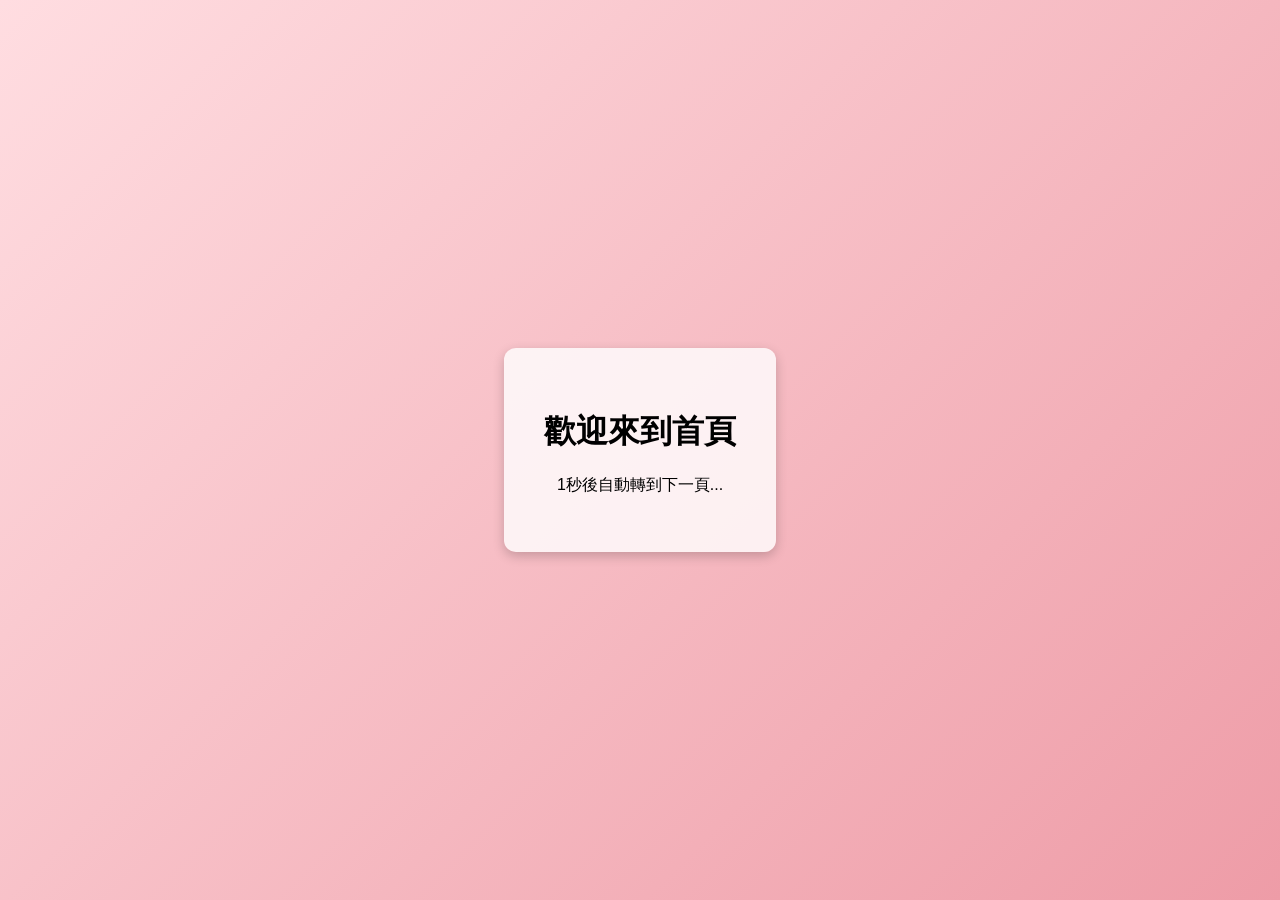
<file: index.html>
<!DOCTYPE html>
<html lang="zh-TW">
<head>
  <meta charset="UTF-8">
  <meta http-equiv="refresh" content="1;url=https://jijibear345.github.io/chronic-care.html">
  <title>首頁</title>
  <style>
    body {
      display: flex;
      justify-content: center;
      align-items: center;
      height: 100vh;
      margin: 0;
      background: linear-gradient(135deg, #ffdde1, #ee9ca7);
      font-family: "Noto Sans TC", sans-serif;
    }
    .message {
      text-align: center;
      background: rgba(255,255,255,0.8);
      padding: 40px;
      border-radius: 12px;
      box-shadow: 0 4px 12px rgba(0,0,0,0.2);
    }
  </style>
</head>
<body>
  <div class="message">
    <h1>歡迎來到首頁</h1>
    <p>1秒後自動轉到下一頁...</p>
  </div>
</body>
</html>
</file>
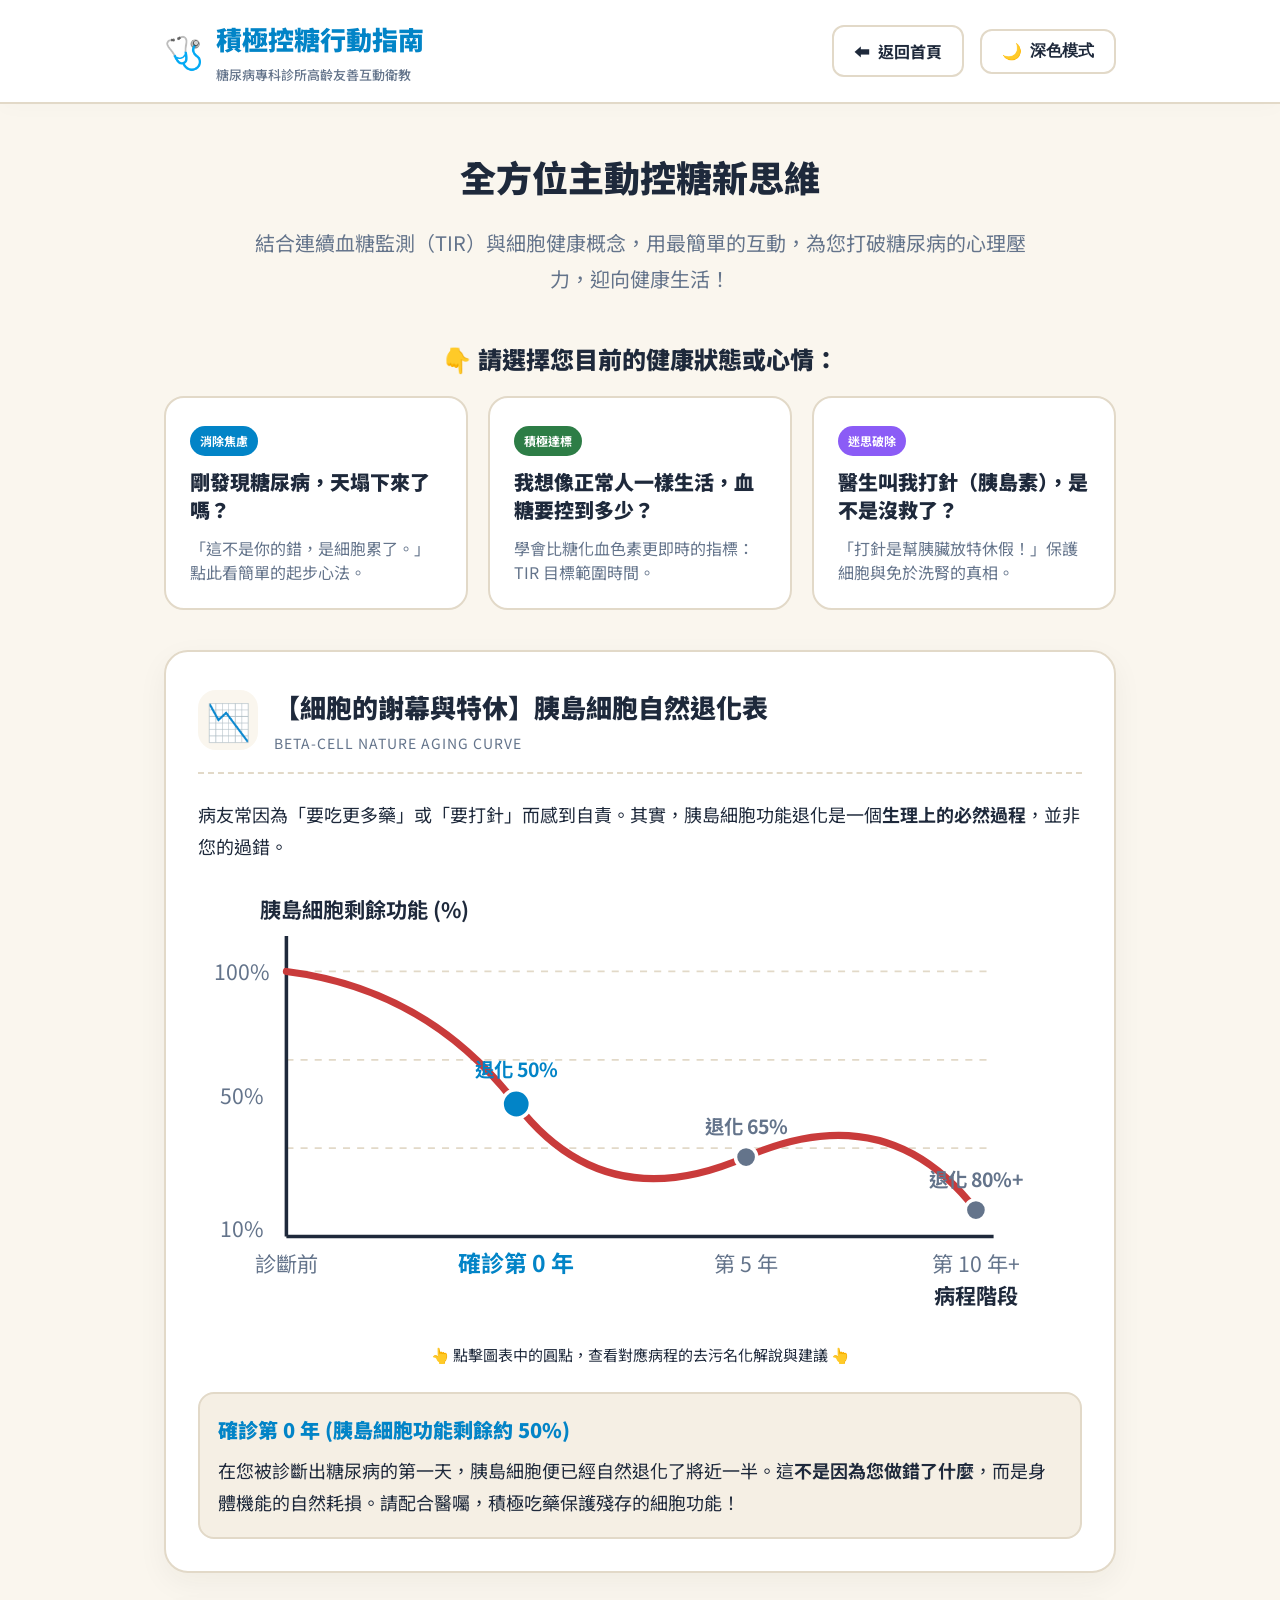
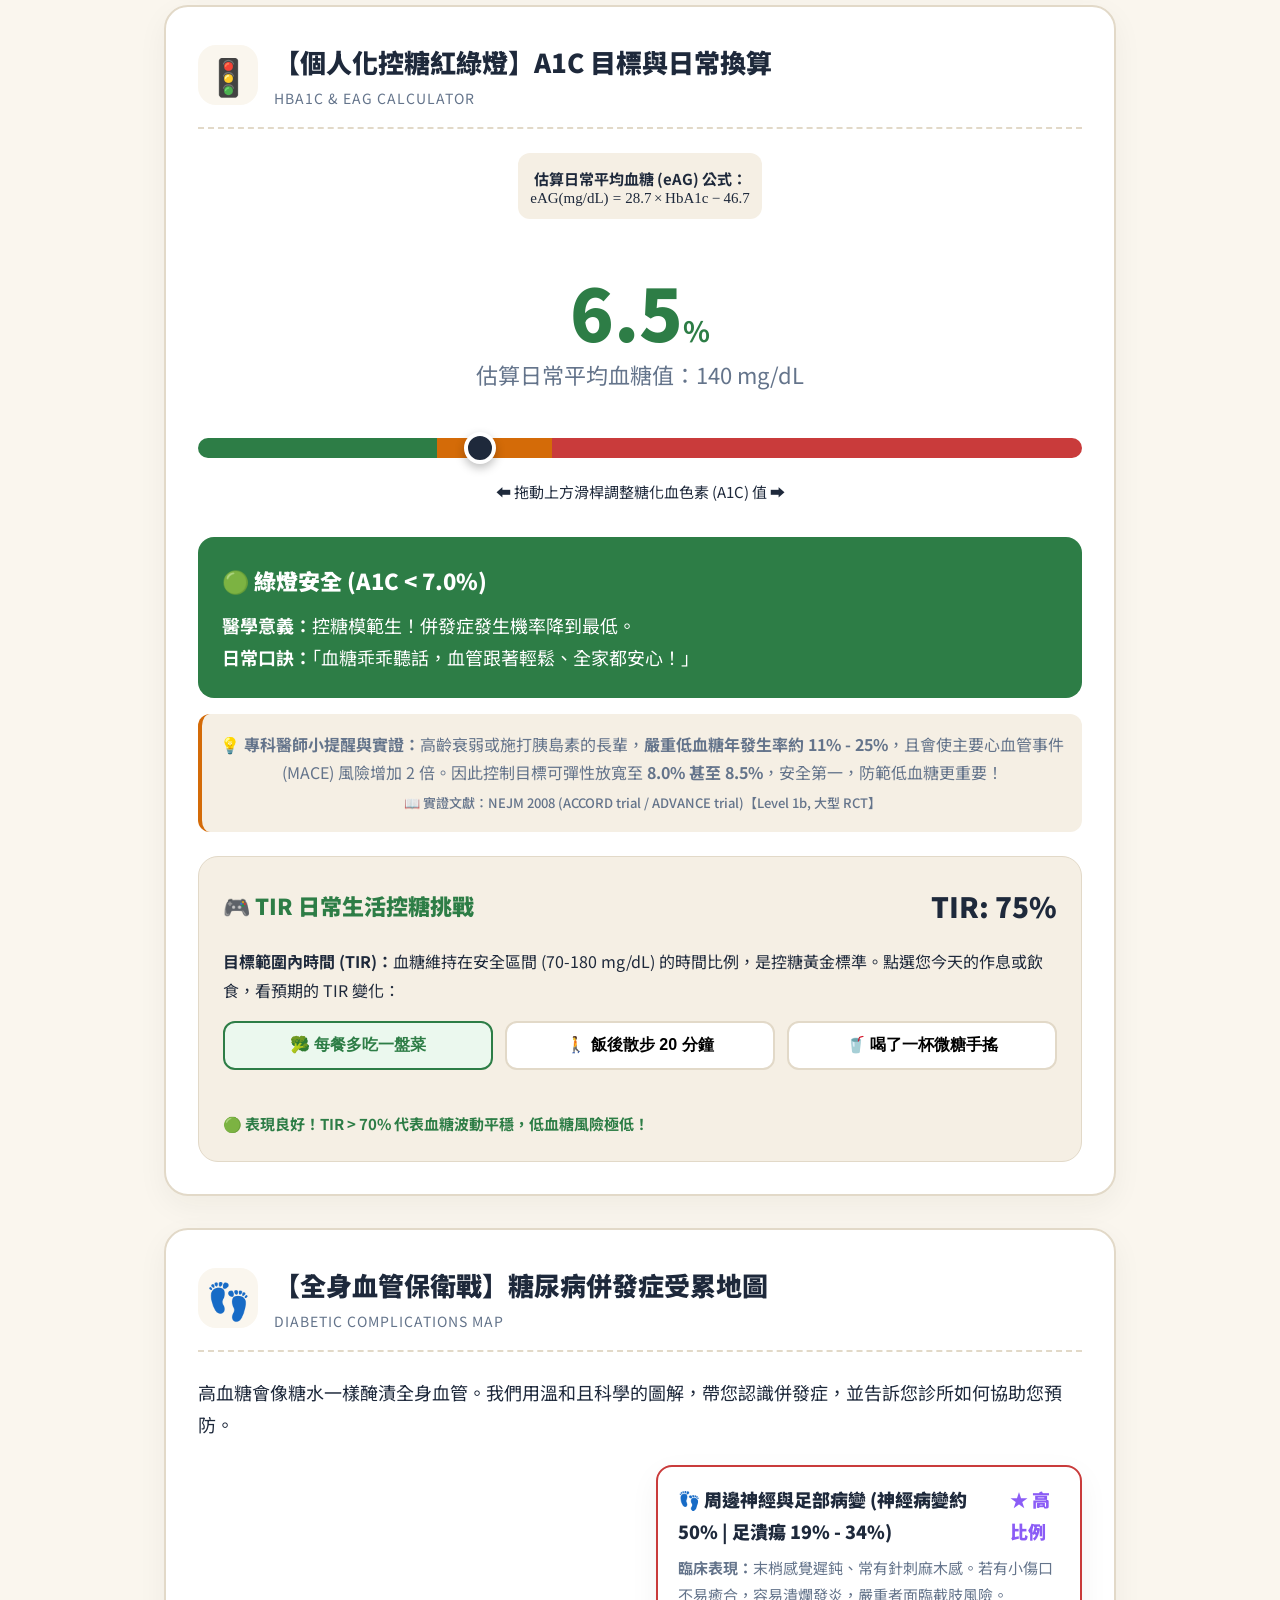
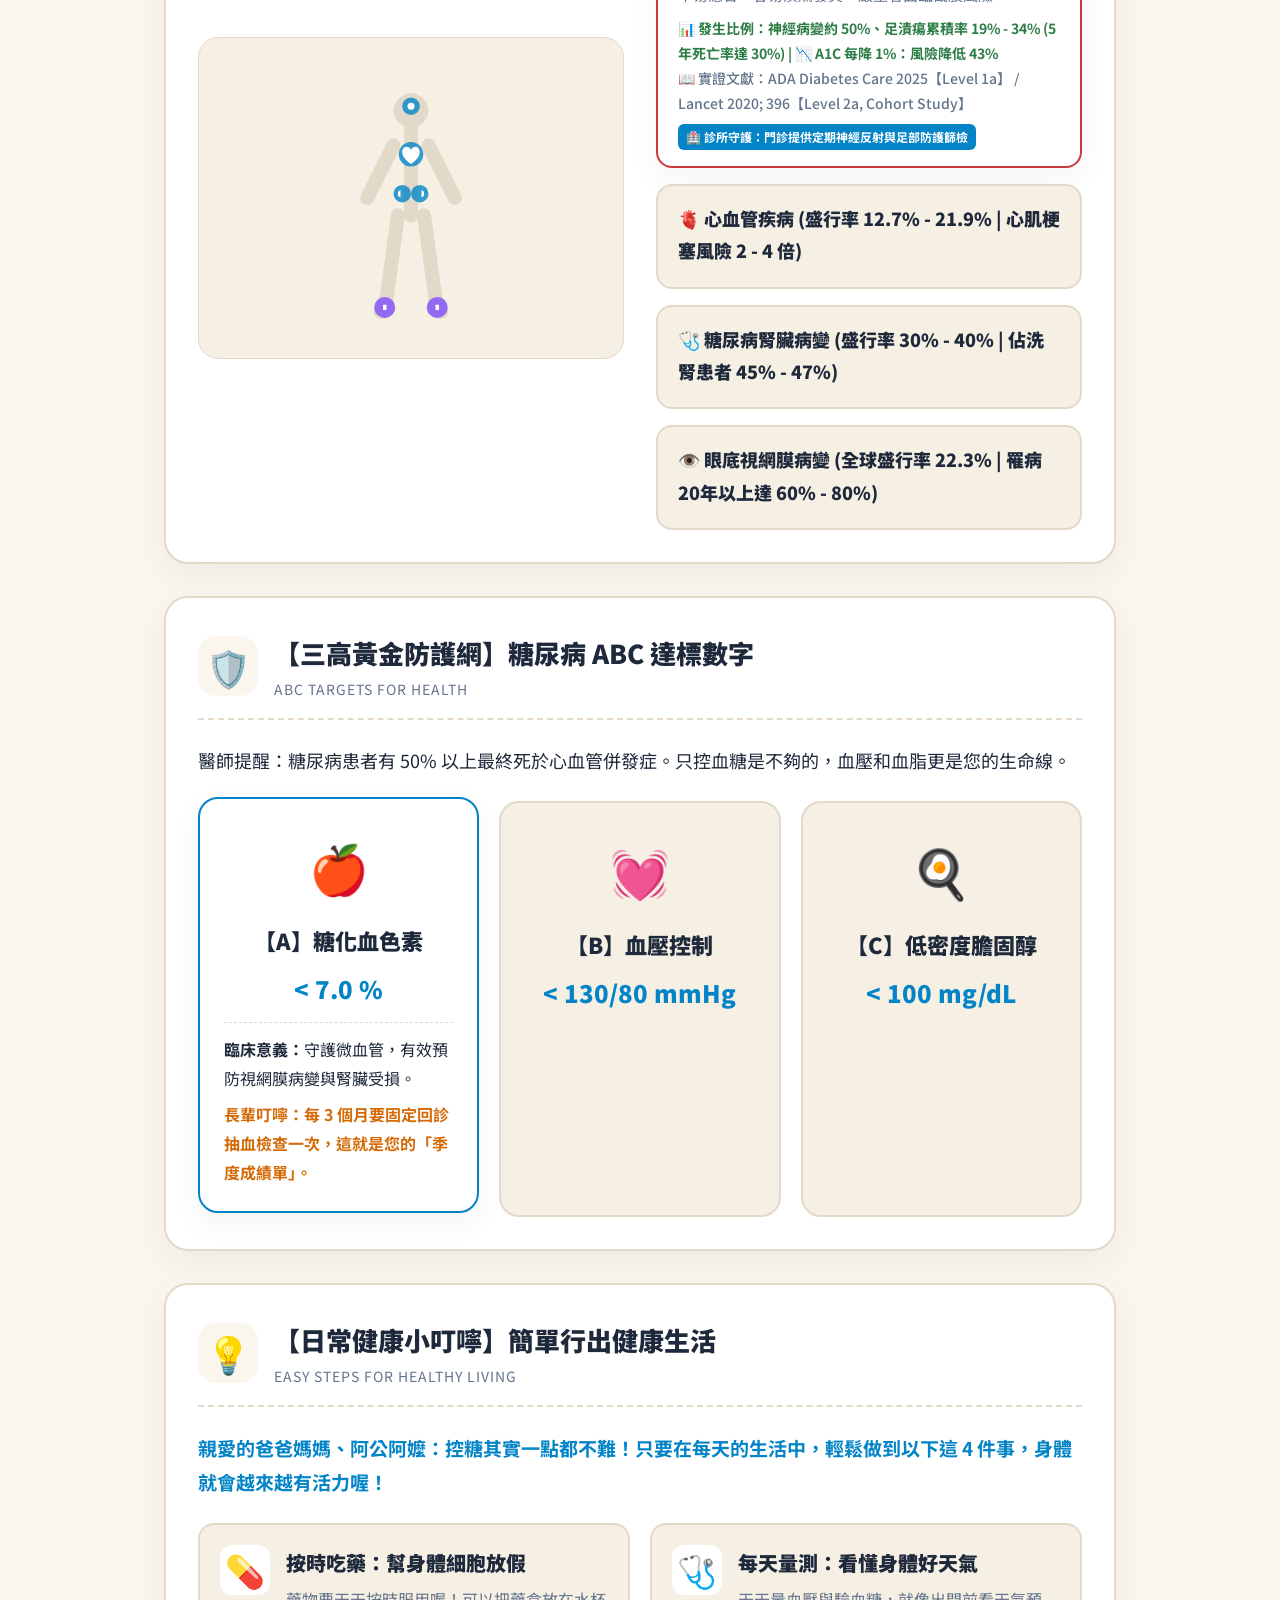
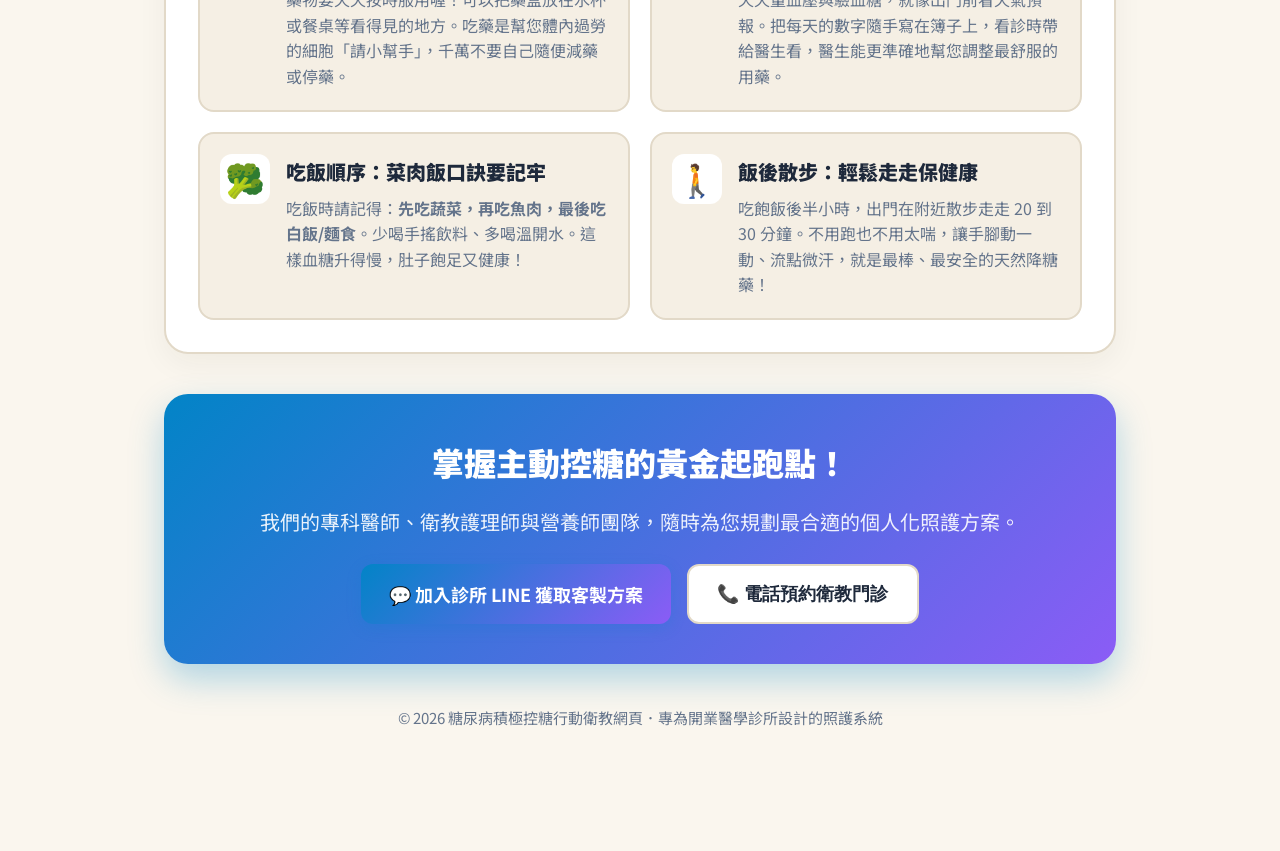
<file: active-control.html>
<!DOCTYPE html>
<html lang="zh-TW">
<head>
  <meta charset="UTF-8">
  <meta name="viewport" content="width=device-width, initial-scale=1.0">
  <title>糖尿病積極控糖行動指南 - 開業醫學診所高齡友善衛教</title>
  <meta name="description" content="專為開業醫學診所打造的高齡友善與高效數位轉化方案。由專科醫師與衛教團隊研擬，結合 TIR、A1C 紅綠燈與細胞退化曲線之高質感互動衛教網頁。">
  
  <!-- 引入 Google Fonts -->
  <link rel="preconnect" href="https://fonts.googleapis.com">
  <link rel="preconnect" href="https://fonts.gstatic.com" crossorigin>
  <link href="https://fonts.googleapis.com/css2?family=Inter:wght@300;400;500;600;700&family=Noto+Sans+TC:wght@300;400;500;700;900&display=swap" rel="stylesheet">

  <style>
    /* 🎨 高質感高齡友善核心設計系統 (專為長輩優化) */
    :root {
      --bg-warm: #FAF6EE;          /* 防眩光暖乳白底色 */
      --bg-card: #FFFFFF;
      --bg-card-nested: #F5EFE4;
      --text-main: #1E293B;        /* 深色高對比字體 */
      --text-muted: #64748B;
      --text-white: #FFFFFF;
      
      /* 莫蘭迪/臨床優化色彩 */
      --primary: #0284C7;          /* 醫學藍 */
      --accent: #8B5CF6;           /* 質感紫 */
      --safe-green: #2D7D46;       /* 莫蘭迪安全綠 */
      --warn-yellow: #D46B08;      /* 莫蘭迪警示黃 */
      --danger-red: #C93B3B;       /* 磚紅/玫瑰警告紅 */
      
      --border-color: #E2D9C8;
      --card-shadow: 0 10px 30px rgba(45, 38, 25, 0.05);
      --transition-speed: 0.3s;
    }

    [data-theme="dark"] {
      --bg-warm: #12161A;          /* 暗色高對比底色 */
      --bg-card: #1E252B;
      --bg-card-nested: #2A333C;
      --text-main: #F8FAFC;
      --text-muted: #94A3B8;
      --border-color: #384554;
      --safe-green: #4ECB71;
      --warn-yellow: #FFA940;
      --danger-red: #FF7875;
      --card-shadow: 0 10px 30px rgba(0, 0, 0, 0.3);
    }

    * {
      box-sizing: border-box;
      margin: 0;
      padding: 0;
    }

    body {
      font-family: 'Noto Sans TC', 'Inter', system-ui, -apple-system, sans-serif;
      background-color: var(--bg-warm);
      color: var(--text-main);
      line-height: 1.8;
      padding-bottom: 5rem;
      transition: background-color var(--transition-speed), color var(--transition-speed);
      font-size: 18px; /* 預設 18px 長輩易讀 */
    }

    /* 限制網頁寬度 */
    .container {
      max-width: 1000px;
      margin: 0 auto;
      padding: 0 24px;
    }

    /* 頂部 Header */
    .header {
      background-color: var(--bg-card);
      border-bottom: 2px solid var(--border-color);
      position: sticky;
      top: 0;
      z-index: 100;
      padding: 16px 0;
      box-shadow: 0 4px 20px rgba(0,0,0,0.02);
    }

    .header-content {
      display: flex;
      justify-content: space-between;
      align-items: center;
    }

    .logo-area {
      display: flex;
      align-items: center;
      gap: 12px;
    }

    .logo-icon {
      font-size: 32px;
    }

    .logo-title {
      font-size: 26px;
      font-weight: 900;
      color: var(--primary);
    }

    .logo-subtitle {
      font-size: 13px;
      color: var(--text-muted);
      font-weight: 500;
    }

    .nav-actions {
      display: flex;
      gap: 16px;
      align-items: center;
    }

    .btn {
      padding: 10px 20px;
      font-size: 16px;
      font-weight: 700;
      border-radius: 12px;
      border: 2px solid var(--border-color);
      background-color: var(--bg-card);
      color: var(--text-main);
      cursor: pointer;
      display: inline-flex;
      align-items: center;
      gap: 8px;
      transition: all var(--transition-speed);
      text-decoration: none;
    }

    .btn-primary {
      background: linear-gradient(135deg, var(--primary) 0%, var(--accent) 100%);
      color: var(--text-white);
      border: none;
      box-shadow: 0 4px 15px rgba(2, 132, 199, 0.2);
    }

    .btn:hover {
      transform: translateY(-2px);
      box-shadow: var(--card-shadow);
      opacity: 0.95;
    }

    /* 前言區 */
    .hero-section {
      padding: 40px 0;
      text-align: center;
    }

    .hero-section h2 {
      font-size: 36px;
      font-weight: 900;
      margin-bottom: 16px;
      color: var(--text-main);
    }

    .hero-section p {
      font-size: 20px;
      color: var(--text-muted);
      max-width: 800px;
      margin: 0 auto;
    }

    /* 核心卡片風格 */
    .card {
      background-color: var(--bg-card);
      border-radius: 24px;
      padding: 32px;
      margin-bottom: 32px;
      border: 2px solid var(--border-color);
      box-shadow: var(--card-shadow);
    }

    .card-header {
      display: flex;
      align-items: center;
      gap: 16px;
      margin-bottom: 24px;
      border-bottom: 2px dashed var(--border-color);
      padding-bottom: 16px;
    }

    .card-icon {
      font-size: 36px;
      background-color: var(--bg-warm);
      width: 60px;
      height: 60px;
      display: flex;
      align-items: center;
      justify-content: center;
      border-radius: 18px;
    }

    .card-title-group h3 {
      font-size: 26px;
      font-weight: 900;
      color: var(--text-main);
    }

    .card-title-group .subtitle {
      font-size: 14px;
      color: var(--text-muted);
      text-transform: uppercase;
      letter-spacing: 1px;
    }

    /* Ⅰ. 情境引導入口 */
    .entrance-grid {
      display: grid;
      grid-template-columns: repeat(3, 1fr);
      gap: 20px;
      margin-bottom: 40px;
    }

    @media (max-width: 768px) {
      .entrance-grid {
        grid-template-columns: 1fr;
      }
    }

    .entrance-card {
      background-color: var(--bg-card);
      border: 2px solid var(--border-color);
      border-radius: 20px;
      padding: 24px;
      cursor: pointer;
      transition: all var(--transition-speed);
      position: relative;
      overflow: hidden;
    }

    .entrance-card:hover {
      transform: translateY(-4px);
      border-color: var(--primary);
      box-shadow: 0 12px 24px rgba(2, 132, 199, 0.08);
    }

    .entrance-card.active {
      border-color: var(--accent);
      background-color: var(--bg-card-nested);
    }

    .entrance-badge {
      font-size: 12px;
      font-weight: 700;
      padding: 4px 10px;
      border-radius: 20px;
      display: inline-block;
      margin-bottom: 12px;
      color: var(--text-white);
    }

    .badge-blue { background-color: var(--primary); }
    .badge-green { background-color: var(--safe-green); }
    .badge-purple { background-color: var(--accent); }

    .entrance-card h4 {
      font-size: 20px;
      font-weight: 900;
      margin-bottom: 12px;
      line-height: 1.4;
    }

    .entrance-card p {
      font-size: 16px;
      color: var(--text-muted);
      line-height: 1.5;
    }

    /* 導航內容盒 */
    .guidance-box {
      background: linear-gradient(135deg, var(--bg-card) 0%, var(--bg-card-nested) 100%);
      border-radius: 20px;
      padding: 28px;
      border-left: 6px solid var(--primary);
      margin-bottom: 40px;
      display: none;
      animation: fadeIn 0.4s ease forwards;
    }

    .guidance-box h5 {
      font-size: 22px;
      font-weight: 900;
      color: var(--primary);
      margin-bottom: 12px;
    }

    .guidance-box p {
      font-size: 18px;
      margin-bottom: 16px;
    }

    .guidance-highlights {
      display: grid;
      grid-template-columns: 1fr 1fr;
      gap: 16px;
    }
    @media (max-width: 576px) {
      .guidance-highlights { grid-template-columns: 1fr; }
    }

    .highlight-item {
      background-color: var(--bg-card);
      padding: 16px;
      border-radius: 12px;
      border: 1px solid var(--border-color);
      font-size: 16px;
    }

    /* 🟢 板塊 2: 個人化控糖紅綠燈 */
    .slider-container {
      margin: 32px 0;
      text-align: center;
    }

    .big-a1c-display {
      font-size: 72px;
      font-weight: 900;
      line-height: 1;
      margin-bottom: 8px;
      transition: color var(--transition-speed);
    }

    .big-a1c-unit {
      font-size: 28px;
      font-weight: 700;
    }

    .eag-display {
      font-size: 22px;
      color: var(--text-muted);
      margin-bottom: 24px;
    }

    .formula-box {
      background-color: var(--bg-card-nested);
      padding: 12px;
      border-radius: 12px;
      display: inline-block;
      margin-bottom: 24px;
      font-size: 15px;
    }

    .range-slider {
      width: 100%;
      height: 20px;
      border-radius: 10px;
      outline: none;
      margin: 20px 0;
      cursor: pointer;
      -webkit-appearance: none;
      background: linear-gradient(to right, var(--safe-green) 0%, var(--safe-green) 27%, var(--warn-yellow) 27%, var(--warn-yellow) 40%, var(--danger-red) 40%, var(--danger-red) 100%);
    }

    .range-slider::-webkit-slider-thumb {
      -webkit-appearance: none;
      width: 32px;
      height: 32px;
      border-radius: 50%;
      background: var(--text-main);
      border: 4px solid var(--bg-card);
      box-shadow: 0 4px 10px rgba(0,0,0,0.25);
      cursor: pointer;
      transition: transform 0.1s;
    }
    .range-slider::-webkit-slider-thumb:hover {
      transform: scale(1.15);
    }

    .lighthouse-card {
      padding: 24px;
      border-radius: 16px;
      color: var(--text-white);
      text-align: left;
      transition: background-color var(--transition-speed);
      margin-top: 24px;
    }

    .lh-green { background-color: var(--safe-green); }
    .lh-yellow { background-color: var(--warn-yellow); }
    .lh-red { background-color: var(--danger-red); }

    .lighthouse-card h4 {
      font-size: 22px;
      font-weight: 900;
      margin-bottom: 8px;
    }

    .lighthouse-card p {
      font-size: 18px;
    }

    .elderly-target-note {
      font-size: 16px;
      color: var(--text-muted);
      margin-top: 16px;
      background-color: var(--bg-card-nested);
      padding: 16px;
      border-radius: 12px;
      border-left: 4px solid var(--warn-yellow);
    }

    /* 🛡️ 板塊 4: 三高黃金防護網 */
    .shield-grid {
      display: grid;
      grid-template-columns: repeat(3, 1fr);
      gap: 20px;
    }
    @media (max-width: 768px) {
      .shield-grid { grid-template-columns: 1fr; }
    }

    .shield-card {
      background-color: var(--bg-card-nested);
      border: 2px solid var(--border-color);
      border-radius: 20px;
      padding: 24px;
      text-align: center;
      cursor: pointer;
      transition: all var(--transition-speed);
    }

    .shield-card:hover, .shield-card.active {
      transform: translateY(-4px);
      background-color: var(--bg-card);
      border-color: var(--primary);
      box-shadow: var(--card-shadow);
    }

    .shield-icon {
      font-size: 48px;
      margin-bottom: 12px;
    }

    .shield-card h4 {
      font-size: 22px;
      font-weight: 900;
      margin-bottom: 6px;
    }

    .shield-target {
      font-size: 24px;
      font-weight: 900;
      color: var(--primary);
      margin-bottom: 12px;
    }

    .shield-detail {
      font-size: 16px;
      text-align: left;
      border-top: 1px dashed var(--border-color);
      padding-top: 12px;
      display: none;
      animation: fadeIn 0.3s ease forwards;
    }

    /* 📉 板塊 1: 胰島細胞自然退化表 */
    .cell-chart-container {
      position: relative;
      margin-bottom: 24px;
    }

    .chart-tooltip {
      background-color: var(--bg-card-nested);
      border: 2px solid var(--border-color);
      padding: 18px;
      border-radius: 16px;
      margin-top: 20px;
      min-height: 110px;
    }

    .chart-tooltip h4 {
      font-size: 20px;
      font-weight: 900;
      margin-bottom: 6px;
      color: var(--primary);
    }

    .stigma-gold {
      color: var(--warn-yellow);
      font-weight: 700;
    }

    /* 👣 板塊 3: 全身血管保衛戰 */
    .map-grid {
      display: grid;
      grid-template-columns: 1fr 1fr;
      gap: 32px;
      align-items: center;
    }
    @media (max-width: 768px) {
      .map-grid { grid-template-columns: 1fr; }
    }

    .anatomy-svg-wrapper {
      display: flex;
      justify-content: center;
      background-color: var(--bg-card-nested);
      border-radius: 20px;
      padding: 20px;
      border: 1px solid var(--border-color);
    }

    .anatomy-pointer {
      cursor: pointer;
      transition: opacity var(--transition-speed);
    }
    .anatomy-pointer:hover {
      opacity: 0.8;
    }

    .anatomy-details {
      display: flex;
      flex-direction: column;
      gap: 16px;
    }

    .anatomy-card {
      border: 2px solid var(--border-color);
      background-color: var(--bg-card-nested);
      border-radius: 16px;
      padding: 16px 20px;
      cursor: pointer;
      transition: all var(--transition-speed);
    }

    .anatomy-card:hover, .anatomy-card.active {
      background-color: var(--bg-card);
      border-color: var(--danger-red);
      box-shadow: var(--card-shadow);
    }

    .anatomy-card h4 {
      font-size: 18px;
      font-weight: 900;
      margin-bottom: 4px;
      display: flex;
      justify-content: space-between;
    }

    .anatomy-card-desc {
      font-size: 15px;
      color: var(--text-muted);
      margin-top: 6px;
      display: none;
      animation: fadeIn 0.3s ease forwards;
    }

    .anatomy-card.active .anatomy-card-desc {
      display: block;
    }

    .clinic-badge {
      background-color: var(--primary);
      color: var(--text-white);
      font-size: 12px;
      padding: 2px 8px;
      border-radius: 6px;
      font-weight: 700;
      display: inline-block;
      margin-top: 8px;
    }

    /* 頁尾與診所預約引導 */
    .cta-banner {
      background: linear-gradient(135deg, var(--primary) 0%, var(--accent) 100%);
      color: var(--text-white);
      text-align: center;
      border-radius: 24px;
      padding: 40px;
      margin-top: 40px;
      box-shadow: 0 15px 35px rgba(2, 132, 199, 0.3);
    }

    .cta-banner h3 {
      font-size: 32px;
      font-weight: 900;
      margin-bottom: 12px;
    }

    .cta-banner p {
      font-size: 20px;
      margin-bottom: 24px;
      opacity: 0.9;
    }

    .cta-buttons {
      display: flex;
      justify-content: center;
      gap: 16px;
    }
    @media (max-width: 576px) {
      .cta-buttons { flex-direction: column; }
    }

    /* 漸入動畫 */
    @keyframes fadeIn {
      from { opacity: 0; transform: translateY(4px); }
      to { opacity: 1; transform: translateY(0); }
    }

    /* TIR 挑戰區 */
    .tir-challenge-box {
      background-color: var(--bg-card-nested);
      border-radius: 20px;
      padding: 24px;
      margin-top: 24px;
      border: 1px solid var(--border-color);
    }
    .tir-header {
      display: flex;
      justify-content: space-between;
      align-items: center;
      margin-bottom: 16px;
    }
    .tir-title {
      font-size: 22px;
      font-weight: 900;
      color: var(--safe-green);
    }
    .tir-score {
      font-size: 28px;
      font-weight: 900;
    }
    .tir-btn-group {
      display: grid;
      grid-template-columns: repeat(3, 1fr);
      gap: 12px;
      margin-top: 16px;
    }
    @media (max-width: 576px) {
      .tir-btn-group { grid-template-columns: 1fr; }
    }
    .tir-option-btn {
      padding: 12px;
      border-radius: 12px;
      border: 2px solid var(--border-color);
      background-color: var(--bg-card);
      font-size: 16px;
      font-weight: 700;
      cursor: pointer;
      transition: all var(--transition-speed);
      text-align: center;
    }
    .tir-option-btn.active {
      border-color: var(--safe-green);
      background-color: #EBF8EE;
      color: var(--safe-green);
    }
    [data-theme="dark"] .tir-option-btn.active {
      background-color: #1b3a27;
      color: var(--safe-green);
    }

    /* 💡 生活小叮嚀卡片樣式 */
    .tips-box-grid {
      display: grid;
      grid-template-columns: repeat(2, 1fr);
      gap: 20px;
      margin-top: 20px;
    }
    @media (max-width: 768px) {
      .tips-box-grid { grid-template-columns: 1fr; }
    }
    .tip-box-card {
      background-color: var(--bg-card-nested);
      border: 2px solid var(--border-color);
      border-radius: 16px;
      padding: 20px;
      display: flex;
      gap: 16px;
      align-items: flex-start;
      transition: all var(--transition-speed);
    }
    .tip-box-card:hover {
      transform: translateY(-2px);
      border-color: var(--primary);
      box-shadow: var(--card-shadow);
    }
    .tip-box-icon {
      font-size: 32px;
      background-color: var(--bg-card);
      width: 50px;
      height: 50px;
      display: flex;
      align-items: center;
      justify-content: center;
      border-radius: 12px;
      flex-shrink: 0;
    }
    .tip-box-content h4 {
      font-size: 20px;
      font-weight: 900;
      margin-bottom: 6px;
      color: var(--text-main);
    }
    .tip-box-content p {
      font-size: 16px;
      color: var(--text-muted);
      line-height: 1.6;
    }
  </style>
</head>
<body>

  <!-- 頂部導航 -->
  <header class="header">
    <div class="container header-content">
      <div class="logo-area">
        <span class="logo-icon">🩺</span>
        <div>
          <h1 class="logo-title">積極控糖行動指南</h1>
          <div class="logo-subtitle">糖尿病專科診所高齡友善互動衛教</div>
        </div>
      </div>
      <div class="nav-actions">
        <a href="index.html" class="btn" id="btn-back">
          <span>⬅️</span> 返回首頁
        </a>
        <button id="theme-toggle" class="btn" title="切換深淺色模式">
          <span class="icon">🌙</span> <span class="btn-text">深色模式</span>
        </button>
      </div>
    </div>
  </header>

  <main class="container">
    
    <!-- Hero 導讀 -->
    <section class="hero-section">
      <h2>全方位主動控糖新思維</h2>
      <p>結合連續血糖監測（TIR）與細胞健康概念，用最簡單的互動，為您打破糖尿病的心理壓力，迎向健康生活！</p>
    </section>

    <!-- Ⅰ. 情境引導入口 (三大核心策略決策之導航) -->
    <h3 style="font-size: 24px; font-weight: 900; margin-bottom: 16px; text-align: center;">👇 請選擇您目前的健康狀態或心情：</h3>
    <section class="entrance-grid" id="entrance-group">
      
      <!-- 入口 1 -->
      <div class="entrance-card" data-entrance="1" id="card-ent-1">
        <span class="entrance-badge badge-blue">消除焦慮</span>
        <h4>剛發現糖尿病，天塌下來了嗎？</h4>
        <p>「這不是你的錯，是細胞累了。」點此看簡單的起步心法。</p>
      </div>

      <!-- 入口 2 -->
      <div class="entrance-card" data-entrance="2" id="card-ent-2">
        <span class="entrance-badge badge-green">積極達標</span>
        <h4>我想像正常人一樣生活，血糖要控到多少？</h4>
        <p>學會比糖化血色素更即時的指標：TIR 目標範圍時間。</p>
      </div>

      <!-- 入口 3 -->
      <div class="entrance-card" data-entrance="3" id="card-ent-3">
        <span class="entrance-badge badge-purple">迷思破除</span>
        <h4>醫生叫我打針（胰島素），是不是沒救了？</h4>
        <p>「打針是幫胰臟放特休假！」保護細胞與免於洗腎的真相。</p>
      </div>

    </section>

    <!-- 動態引導內容 -->
    <div class="guidance-box" id="guidance-box">
      <h5 id="guidance-title">引導標題</h5>
      <p id="guidance-desc">引導說明</p>
      <div class="guidance-highlights" id="guidance-highlights">
        <!-- JS 動態生成 -->
      </div>
    </div>

    <!-- 板塊 1: 【細胞的謝幕與特休】胰島細胞自然退化表 -->
    <section class="card" id="sec-cell">
      <div class="card-header">
        <div class="card-icon">📉</div>
        <div class="card-title-group">
          <h3>【細胞的謝幕與特休】胰島細胞自然退化表</h3>
          <p class="subtitle">Beta-Cell Nature Aging Curve</p>
        </div>
      </div>
      <div class="card-body">
        <p style="margin-bottom: 20px;">病友常因為「要吃更多藥」或「要打針」而感到自責。其實，胰島細胞功能退化是一個<strong>生理上的必然過程</strong>，並非您的過錯。</p>
        
        <div class="cell-chart-container">
          <!-- 互動的 SVG 細胞退化折線圖 -->
          <svg viewBox="0 0 500 250" width="100%" height="100%">
            <!-- 網格線 -->
            <line x1="50" y1="50" x2="450" y2="50" stroke="var(--border-color)" stroke-dasharray="4,4" />
            <line x1="50" y1="100" x2="450" y2="100" stroke="var(--border-color)" stroke-dasharray="4,4" />
            <line x1="50" y1="150" x2="450" y2="150" stroke="var(--border-color)" stroke-dasharray="4,4" />
            <line x1="50" y1="200" x2="450" y2="200" stroke="var(--border-color)" stroke-dasharray="4,4" />
            
            <!-- 坐標軸 -->
            <line x1="50" y1="200" x2="450" y2="200" stroke="var(--text-main)" stroke-width="2" />
            <line x1="50" y1="30" x2="50" y2="200" stroke="var(--text-main)" stroke-width="2" />
            
            <!-- X軸標籤 -->
            <text x="50" y="220" fill="var(--text-muted)" font-size="12" text-anchor="middle">診斷前</text>
            <text x="180" y="220" fill="var(--primary)" font-size="13" font-weight="bold" text-anchor="middle">確診第 0 年</text>
            <text x="310" y="220" fill="var(--text-muted)" font-size="12" text-anchor="middle">第 5 年</text>
            <text x="440" y="220" fill="var(--text-muted)" font-size="12" text-anchor="middle">第 10 年+</text>
            <text x="440" y="238" fill="var(--text-main)" font-size="12" font-weight="bold" text-anchor="middle">病程階段</text>

            <!-- Y軸標籤 -->
            <text x="25" y="55" fill="var(--text-muted)" font-size="12" text-anchor="middle">100%</text>
            <text x="25" y="125" fill="var(--text-muted)" font-size="12" text-anchor="middle">50%</text>
            <text x="25" y="200" fill="var(--text-muted)" font-size="12" text-anchor="middle">10%</text>
            <text x="35" y="20" fill="var(--text-main)" font-size="12" font-weight="bold" text-anchor="start">胰島細胞剩餘功能 (%)</text>

            <!-- 折線路徑 -->
            <path d="M 50 50 Q 130 60, 180 125 T 310 155 T 440 185" fill="none" stroke="var(--danger-red)" stroke-width="4" stroke-linecap="round" />
            
            <!-- 互動節點 -->
            <g class="chart-point" onclick="selectYear(0)" style="cursor: pointer;">
              <circle cx="180" cy="125" r="8" fill="var(--primary)" stroke="#fff" stroke-width="2" id="pt-0" />
              <text x="180" y="110" fill="var(--primary)" font-size="11" font-weight="bold" text-anchor="middle">退化 50%</text>
            </g>
            <g class="chart-point" onclick="selectYear(5)" style="cursor: pointer;">
              <circle cx="310" cy="155" r="6" fill="var(--text-muted)" stroke="#fff" stroke-width="2" id="pt-5" />
              <text x="310" y="142" fill="var(--text-muted)" font-size="11" font-weight="bold" text-anchor="middle">退化 65%</text>
            </g>
            <g class="chart-point" onclick="selectYear(10)" style="cursor: pointer;">
              <circle cx="440" cy="185" r="6" fill="var(--text-muted)" stroke="#fff" stroke-width="2" id="pt-10" />
              <text x="440" y="172" fill="var(--text-muted)" font-size="11" font-weight="bold" text-anchor="middle">退化 80%+</text>
            </g>
          </svg>
          <p class="text-muted" style="text-align: center; font-size: 15px; margin-top: 8px;">👆 點擊圖表中的圓點，查看對應病程的去污名化解說與建議 👆</p>
        </div>

        <div class="chart-tooltip" id="cell-explanation">
          <h4 id="cell-year-title">確診第 0 年 (胰島細胞功能剩餘約 50%)</h4>
          <p id="cell-year-desc">在您被診斷出糖尿病的第一天，胰島細胞便已經自然退化了將近一半。這<strong>不是因為您做錯了什麼</strong>，而是身體機能的自然耗損。請配合醫囑，積極吃藥保護殘存的細胞功能！</p>
        </div>

      </div>
    </section>

    <!-- 板塊 2: 【個人化控糖紅綠燈】A1C 目標與日常換算 -->
    <section class="card" id="sec-lighthouse">
      <div class="card-header">
        <div class="card-icon">🚦</div>
        <div class="card-title-group">
          <h3>【個人化控糖紅綠燈】A1C 目標與日常換算</h3>
          <p class="subtitle">HbA1c & eAG Calculator</p>
        </div>
      </div>
      <div class="card-body" style="text-align: center;">
        
        <div class="formula-box">
          <strong>估算日常平均血糖 (eAG) 公式：</strong>
          <!-- MathML 呈現 -->
          <math xmlns="http://www.w3.org/1998/Math/MathML" display="block">
            <mi>eAG</mi>
            <mo>(</mo>
            <mi>mg/dL</mi>
            <mo>)</mo>
            <mo>&#x0003D;</mo>
            <mn>28.7</mn>
            <mo>&#x000D7;</mo>
            <mi>HbA1c</mi>
            <mo>&#x02212;</mo>
            <mn>46.7</mn>
          </math>
        </div>

        <div class="slider-container">
          <div class="big-a1c-display" id="a1c-value">6.5<span class="big-a1c-unit">%</span></div>
          <div class="eag-display" id="eag-value">估算平均血糖：140 mg/dL</div>
          
          <input type="range" class="range-slider" id="a1c-slider" min="4.0" max="12.0" step="0.1" value="6.5">
          <p class="text-muted" style="font-size: 15px;">⬅️ 拖動上方滑桿調整糖化血色素 (A1C) 值 ➡️</p>
        </div>

        <!-- 狀態卡片 -->
        <div class="lighthouse-card lh-green" id="lighthouse-card">
          <h4 id="lh-title">🟢 綠燈安全 (A1C < 7.0%)</h4>
          <p id="lh-desc">控糖模範生！併發症發生機率降到最低。<br><strong>日常口訣：</strong>「血糖乖乖聽話，血管跟著輕鬆、全家都安心！」</p>
        </div>

        <div class="elderly-target-note">
          💡 <strong>專科醫師小提醒與實證：</strong>高齡衰弱或施打胰島素的長輩，<strong>嚴重低血糖年發生率約 11% - 25%</strong>，且會使主要心血管事件 (MACE) 風險增加 2 倍。因此控制目標可彈性放寬至 <strong>8.0% 甚至 8.5%</strong>，安全第一，防範低血糖更重要！<br>
          <span style="font-size: 13px; color: var(--text-muted); font-weight: 500;">📖 實證文獻：NEJM 2008 (ACCORD trial / ADVANCE trial)【Level 1b, 大型 RCT】</span>
        </div>

        <!-- TIR 挑戰遊戲 -->
        <div class="tir-challenge-box">
          <div class="tir-header">
            <span class="tir-title">🎮 TIR 日常生活控糖挑戰</span>
            <span class="tir-score" id="tir-percent">TIR: 75%</span>
          </div>
          <p style="font-size: 16px; text-align: left; margin-bottom: 12px;"><strong>目標範圍內時間 (TIR)：</strong>血糖維持在安全區間 (70-180 mg/dL) 的時間比例，是控糖黃金標準。點選您今天的作息或飲食，看預期的 TIR 變化：</p>
          <div class="tir-btn-group">
            <button class="tir-option-btn active" data-value="15" id="btn-tir-1">🥦 每餐多吃一盤菜</button>
            <button class="tir-option-btn" data-value="10" id="btn-tir-2">🚶 飯後散步 20 分鐘</button>
            <button class="tir-option-btn" data-value="-25" id="btn-tir-3">🥤 喝了一杯微糖手搖</button>
          </div>
          <div class="progress-bar-wrapper" style="margin-top: 16px;">
            <div class="progress-track" style="height: 16px;">
              <div class="progress-fill" id="tir-progress" style="width: 75%; background: var(--safe-green);"></div>
            </div>
            <p id="tir-feedback" style="font-size: 15px; font-weight: 700; color: var(--safe-green); text-align: left; margin-top: 8px;">🟢 表現良好！TIR > 70% 代表血糖波動平穩，低血糖風險極低！</p>
          </div>
        </div>

      </div>
    </section>

    <!-- 板塊 3: 【全身血管保衛戰】糖尿病併發症受累地圖 -->
    <section class="card" id="sec-complications">
      <div class="card-header">
        <div class="card-icon">👣</div>
        <div class="card-title-group">
          <h3>【全身血管保衛戰】糖尿病併發症受累地圖</h3>
          <p class="subtitle">Diabetic Complications Map</p>
        </div>
      </div>
      <div class="card-body">
        <p style="margin-bottom: 24px;">高血糖會像糖水一樣醃漬全身血管。我們用溫和且科學的圖解，帶您認識併發症，並告訴您診所如何協助您預防。</p>
        
        <div class="map-grid">
          
          <!-- SVG 人體部位示意圖 -->
          <div class="anatomy-svg-wrapper">
            <svg viewBox="0 0 220 320" width="100%" height="280">
              <!-- 人體簡化線條 -->
              <path d="M110,40 C100,40 90,50 90,60 C90,70 100,80 110,80 C120,80 130,70 130,60 C130,50 120,40 110,40 Z" fill="var(--border-color)" />
              <path d="M110,80 L110,180 M90,100 L60,160 M130,100 L160,160 M95,180 L80,290 L75,290 M125,180 L140,290 L145,290" stroke="var(--border-color)" stroke-width="16" stroke-linecap="round" stroke-linejoin="round" fill="none" />
              
              <!-- 互動眼 (點擊眼睛) -->
              <g class="anatomy-pointer" onclick="selectAnatomy('eye')" id="svg-eye">
                <circle cx="110" cy="55" r="10" fill="var(--primary)" opacity="0.8" />
                <circle cx="110" cy="55" r="4" fill="#fff" />
              </g>
              <!-- 互動心 (點擊胸部) -->
              <g class="anatomy-pointer" onclick="selectAnatomy('heart')" id="svg-heart">
                <circle cx="110" cy="110" r="14" fill="var(--primary)" opacity="0.8" />
                <path d="M110,105 C108,100 100,100 100,108 C100,115 110,121 110,121 C110,121 120,115 120,108 C120,100 112,100 110,105 Z" fill="#fff" />
              </g>
              <!-- 互動腎 (點擊腰部) -->
              <g class="anatomy-pointer" onclick="selectAnatomy('kidney')" id="svg-kidney">
                <circle cx="100" cy="155" r="10" fill="var(--primary)" opacity="0.8" />
                <circle cx="120" cy="155" r="10" fill="var(--primary)" opacity="0.8" />
                <path d="M98,151 C96,151 95,153 95,155 C95,157 96,159 98,159 Z M122,151 C124,151 125,153 125,155 C125,157 124,159 122,159 Z" fill="#fff" />
              </g>
              <!-- 互動足 (點擊腳部) -->
              <g class="anatomy-pointer" onclick="selectAnatomy('foot')" id="svg-foot">
                <circle cx="80" cy="285" r="12" fill="var(--accent)" opacity="0.9" />
                <circle cx="140" cy="285" r="12" fill="var(--accent)" opacity="0.9" />
                <path d="M78,282 H82 V288 H78 Z M138,282 H142 V288 H138 Z" fill="#fff" />
              </g>
            </svg>
          </div>

          <!-- 部位介紹字卡 -->
          <div class="anatomy-details">
            
            <!-- 腳 -->
            <div class="anatomy-card active" data-part="foot" onclick="selectAnatomy('foot')" id="card-part-foot">
              <h4>👣 周邊神經與足部病變 (神經病變約 50% | 足潰瘍 19% - 34%) <span style="color: var(--accent);">★ 高比例</span></h4>
              <div class="anatomy-card-desc" style="display: block;">
                <p><strong>臨床表現：</strong>末梢感覺遲鈍、常有針刺麻木感。若有小傷口不易癒合，容易潰爛發炎，嚴重者面臨截肢風險。</p>
                <p style="margin-top: 8px; font-size: 14px; color: var(--safe-green); font-weight: 700;">
                  📊 發生比例：神經病變約 50%、足潰瘍累積率 19% - 34% (5年死亡率達 30%) | 📉 A1C 每降 1%：風險降低 43%<br>
                  <span style="font-weight: 500; color: var(--text-muted);">📖 實證文獻：ADA Diabetes Care 2025【Level 1a】 / Lancet 2020; 396【Level 2a, Cohort Study】</span>
                </p>
                <span class="clinic-badge">🏥 診所守護：門診提供定期神經反射與足部防護篩檢</span>
              </div>
            </div>

            <!-- 心 -->
            <div class="anatomy-card" data-part="heart" onclick="selectAnatomy('heart')" id="card-part-heart">
              <h4>🫀 心血管疾病 (盛行率 12.7% - 21.9% | 心肌梗塞風險 2 - 4 倍)</h4>
              <div class="anatomy-card-desc">
                <p><strong>臨床表現：</strong>高血糖會加速動脈硬化，容易形成血栓阻塞血管，引發心肌梗塞、中風或心臟衰竭。</p>
                <p style="margin-top: 8px; font-size: 14px; color: var(--safe-green); font-weight: 700;">
                  📊 發生比例：冠狀動脈疾病約 12.7% - 21.9% (心肌梗塞風險高 2 - 4 倍) | 📉 A1C 每降 1%：風險降低 14%<br>
                  <span style="font-weight: 500; color: var(--text-muted);">📖 實證文獻：Lancet 2018; 391 (GLOBALTA study)【Level 1a, 系統性回顧】</span>
                </p>
                <span class="clinic-badge">🏥 診所守護：門診定期心電圖檢查與三高指標合宜調藥</span>
              </div>
            </div>

            <!-- 腎 -->
            <div class="anatomy-card" data-part="kidney" onclick="selectAnatomy('kidney')" id="card-part-kidney">
              <h4>🩺 糖尿病腎臟病變 (盛行率 30% - 40% | 佔洗腎患者 45% - 47%)</h4>
              <div class="anatomy-card-desc">
                <p><strong>臨床表現：</strong>高血糖會傷害腎臟微血管濾網，初期出現微量蛋白尿，若不加以控制會演變為腎衰竭，甚至需要洗腎。</p>
                <p style="margin-top: 8px; font-size: 14px; color: var(--safe-green); font-weight: 700;">
                  📊 發生比例：最終發展為 DKD 約 30% - 40% (台灣洗腎患者中有 45% - 47% 由糖尿病引起) | 📉 A1C 每降 1%：風險降低 37%<br>
                  <span style="font-weight: 500; color: var(--text-muted);">📖 實證文獻：KDIGO Clinical Practice Guideline 2024【Level 1a, 國際指引】</span>
                </p>
                <span class="clinic-badge">🏥 診所守護：每半年安排一次微量尿蛋白與腎功能精密檢查</span>
              </div>
            </div>

            <!-- 眼 -->
            <div class="anatomy-card" data-part="eye" onclick="selectAnatomy('eye')" id="card-part-eye">
              <h4>👁️ 眼底視網膜病變 (全球盛行率 22.3% | 罹病20年以上達 60% - 80%)</h4>
              <div class="anatomy-card-desc">
                <p><strong>臨床表現：</strong>微血管因糖分過高而出血、滲出物累積導致黃斑部水腫，是中老年病患視力減退與失明的主要原因。</p>
                <p style="margin-top: 8px; font-size: 14px; color: var(--safe-green); font-weight: 700;">
                  📊 發生比例：全球約 22.3% (罹病超過 20 年盛行率達 60% - 80%，增殖性 PDR 約 6%) | 📉 A1C 每降 1%：微血管病變風險降低 37%<br>
                  <span style="font-weight: 500; color: var(--text-muted);">📖 實證文獻：Ophthalmology 2023; 130 (Global Prevalence)【Level 1a, Meta-analysis】</span>
                </p>
                <span class="clinic-badge">🏥 診所守護：每年定期協助轉介醫學中心安排眼底散瞳篩檢</span>
              </div>
            </div>

          </div>

        </div>
      </div>
    </section>

    <!-- 板塊 4: 【三高黃金防護網】糖尿病 ABC 達標數字 -->
    <section class="card" id="sec-abc">
      <div class="card-header">
        <div class="card-icon">🛡️</div>
        <div class="card-title-group">
          <h3>【三高黃金防護網】糖尿病 ABC 達標數字</h3>
          <p class="subtitle">ABC Targets for Health</p>
        </div>
      </div>
      <div class="card-body">
        <p style="margin-bottom: 24px;">醫師提醒：糖尿病患者有 50% 以上最終死於心血管併發症。只控血糖是不夠的，血壓和血脂更是您的生命線。</p>
        <div class="shield-grid">
          
          <!-- Shield A -->
          <div class="shield-card active" data-shield="A" id="card-shield-a">
            <div class="shield-icon">🍎</div>
            <h4>【A】糖化血色素</h4>
            <div class="shield-target">&lt; 7.0 %</div>
            <div class="shield-detail" style="display: block;">
              <p><strong>臨床意義：</strong>守護微血管，有效預防視網膜病變與腎臟受損。</p>
              <p class="stigma-gold" style="margin-top: 8px;"><strong>長輩叮嚀：</strong>每 3 個月要固定回診抽血檢查一次，這就是您的「季度成績單」。</p>
            </div>
          </div>

          <!-- Shield B -->
          <div class="shield-card" data-shield="B" id="card-shield-b">
            <div class="shield-icon">💓</div>
            <h4>【B】血壓控制</h4>
            <div class="shield-target">&lt; 130/80 mmHg</div>
            <div class="shield-detail">
              <p><strong>臨床意義：</strong>防範心腦血管病變，預防中風、腦血管阻塞與心臟衰竭。</p>
              <p class="stigma-gold" style="margin-top: 8px;"><strong>長輩叮嚀：</strong>記住「722法則」：連續 7 天、天天量 2 次（起床與睡前）、每次量 2 遍取平均值。</p>
              
              <!-- 🩸 血壓每增加 20/10 mmHg 疾病風險倍增圖 (高齡友善大字版) -->
              <div class="blood-pressure-risk-chart" style="margin-top: 16px; background: var(--bg-card); padding: 12px 16px; border-radius: 12px; border: 1.5px dashed var(--border-color); text-align: left;">
                <h5 style="font-size: 15px; font-weight: 900; margin-bottom: 12px; color: var(--danger-red); display: flex; align-items: center; gap: 6px;">
                  ⚠️ 心血管疾病死亡風險倍增警告 (血壓每增加 20/10 mmHg)
                </h5>
                <div style="display: flex; flex-direction: column; gap: 12px;">
                  <!-- 115/75 mmHg -->
                  <div style="display: flex; align-items: center; gap: 12px;">
                    <span style="font-size: 15px; font-weight: 900; width: 100px; color: var(--text-main); text-align: right;">115 / 75</span>
                    <div style="flex-grow: 1; background: var(--bg-warm); height: 24px; border-radius: 12px; overflow: hidden; border: 1px solid var(--border-color);">
                      <div style="width: 12.5%; background: var(--safe-green); height: 100%;"></div>
                    </div>
                    <span style="font-size: 18px; font-weight: 900; width: 110px; color: var(--safe-green); text-align: left;">1 倍 (基準)</span>
                  </div>
                  <!-- 135/85 mmHg -->
                  <div style="display: flex; align-items: center; gap: 12px;">
                    <span style="font-size: 15px; font-weight: 900; width: 100px; color: var(--text-main); text-align: right;">135 / 85</span>
                    <div style="flex-grow: 1; background: var(--bg-warm); height: 24px; border-radius: 12px; overflow: hidden; border: 1px solid var(--border-color);">
                      <div style="width: 25%; background: var(--warn-yellow); height: 100%;"></div>
                    </div>
                    <span style="font-size: 20px; font-weight: 900; width: 110px; color: var(--warn-yellow); text-align: left;">2 倍 📈</span>
                  </div>
                  <!-- 155/95 mmHg -->
                  <div style="display: flex; align-items: center; gap: 12px;">
                    <span style="font-size: 15px; font-weight: 900; width: 100px; color: var(--text-main); text-align: right;">155 / 95</span>
                    <div style="flex-grow: 1; background: var(--bg-warm); height: 24px; border-radius: 12px; overflow: hidden; border: 1px solid var(--border-color);">
                      <div style="width: 50%; background: var(--danger-red); height: 100%;"></div>
                    </div>
                    <span style="font-size: 22px; font-weight: 900; width: 110px; color: var(--danger-red); text-align: left;">4 倍 📈📈</span>
                  </div>
                  <!-- 175/105 mmHg -->
                  <div style="display: flex; align-items: center; gap: 12px;">
                    <span style="font-size: 15px; font-weight: 900; width: 100px; color: var(--text-main); text-align: right;">175 / 105</span>
                    <div style="flex-grow: 1; background: var(--bg-warm); height: 24px; border-radius: 12px; overflow: hidden; border: 1px solid var(--border-color);">
                      <div style="width: 100%; background: #820014; height: 100%;"></div>
                    </div>
                    <span style="font-size: 24px; font-weight: 900; width: 110px; color: #820014; text-align: left;">8 倍 📈📈📈</span>
                  </div>
                </div>
                <p style="font-size: 12px; color: var(--text-muted); margin-top: 10px; line-height: 1.5; font-weight: 500;">
                  * 數據來源：臨床高血壓指南。從血壓 115/75 mmHg 起算，收縮壓每增加 20 mmHg 且舒張壓每增加 10 mmHg，心血管死亡風險將呈翻倍（指數級）增長。積極將血壓控制在 &lt; 130/80 mmHg 以下，是保護心腦血管的生命線！
                </p>
              </div>
            </div>
          </div>

          <!-- Shield C -->
          <div class="shield-card" data-shield="C" id="card-shield-c">
            <div class="shield-icon">🍳</div>
            <h4>【C】低密度膽固醇</h4>
            <div class="shield-target">&lt; 100 mg/dL</div>
            <div class="shield-detail">
              <p><strong>臨床意義：</strong>預防血管粥狀硬化，防止血管壁卡油、像老舊水管一樣塞住。</p>
              <p class="stigma-gold" style="margin-top: 8px;"><strong>長輩叮嚀：</strong>少吃豬皮、肥肉、內臟與油炸物，保護心臟血管通暢無阻。</p>
            </div>
          </div>

        </div>
      </div>
    </section>

    <!-- 生活小叮嚀: 長輩日常實踐指南 -->
    <section class="card" id="sec-daily-tips">
      <div class="card-header">
        <div class="card-icon">💡</div>
        <div class="card-title-group">
          <h3>【日常健康小叮嚀】簡單行出健康生活</h3>
          <p class="subtitle">Easy Steps for Healthy Living</p>
        </div>
      </div>
      <div class="card-body">
        <p style="margin-bottom: 24px; font-size: 19px; font-weight: 700; color: var(--primary);">
          親愛的爸爸媽媽、阿公阿嬤：控糖其實一點都不難！只要在每天的生活中，輕鬆做到以下這 4 件事，身體就會越來越有活力喔！
        </p>
        <div class="tips-box-grid">
          <!-- 1. 用藥 -->
          <div class="tip-box-card">
            <div class="tip-box-icon">💊</div>
            <div class="tip-box-content">
              <h4>按時吃藥：幫身體細胞放假</h4>
              <p>藥物要天天按時服用喔！可以把藥盒放在水杯或餐桌等看得見的地方。吃藥是幫您體內過勞的細胞「請小幫手」，千萬不要自己隨便減藥或停藥。</p>
            </div>
          </div>
          <!-- 2. 量測 -->
          <div class="tip-box-card">
            <div class="tip-box-icon">🩺</div>
            <div class="tip-box-content">
              <h4>每天量測：看懂身體好天氣</h4>
              <p>天天量血壓與驗血糖，就像出門前看天氣預報。把每天的數字隨手寫在簿子上，看診時帶給醫生看，醫生能更準確地幫您調整最舒服的用藥。</p>
            </div>
          </div>
          <!-- 3. 飲食 -->
          <div class="tip-box-card">
            <div class="tip-box-icon">🥦</div>
            <div class="tip-box-content">
              <h4>吃飯順序：菜肉飯口訣要記牢</h4>
              <p>吃飯時請記得：<strong>先吃蔬菜，再吃魚肉，最後吃白飯/麵食</strong>。少喝手搖飲料、多喝溫開水。這樣血糖升得慢，肚子飽足又健康！</p>
            </div>
          </div>
          <!-- 4. 運動 -->
          <div class="tip-box-card">
            <div class="tip-box-icon">🚶</div>
            <div class="tip-box-content">
              <h4>飯後散步：輕鬆走走保健康</h4>
              <p>吃飽飯後半小時，出門在附近散步走走 20 到 30 分鐘。不用跑也不用太喘，讓手腳動一動、流點微汗，就是最棒、最安全的天然降糖藥！</p>
            </div>
          </div>
        </div>
      </div>
    </section>

    <!-- 門診預約轉化 CTA -->
    <section class="cta-banner">
      <h3>掌握主動控糖的黃金起跑點！</h3>
      <p>我們的專科醫師、衛教護理師與營養師團隊，隨時為您規劃最合適的個人化照護方案。</p>
      <div class="cta-buttons">
        <a href="https://line.me" class="btn btn-primary" style="font-size: 18px; padding: 14px 28px;" id="btn-cta-line">
          💬 加入診所 LINE 獲取客製方案
        </a>
        <button class="btn" style="font-size: 18px; padding: 14px 28px;" onclick="alert('請撥打專線：0800-000-000，將有專人為您服務。')" id="btn-cta-call">
          📞 電話預約衛教門診
        </button>
      </div>
    </section>

  </main>

  <footer style="text-align: center; padding: 40px 0; color: var(--text-muted); font-size: 15px;">
    <div class="container">
      <p>© <span id="current-year">2026</span> 糖尿病積極控糖行動衛教網頁．專為開業醫學診所設計的照護系統</p>
    </div>
  </footer>

  <!-- 互動腳本 JS -->
  <script>
    document.addEventListener('DOMContentLoaded', () => {
      
      // ==========================================
      // 🌟 1. 深淺色模式切換 (與 localStorage 同步)
      // ==========================================
      const themeToggle = document.getElementById('theme-toggle');
      
      // 載入預設主題
      if (localStorage.getItem('theme') === 'dark') {
        document.body.setAttribute('data-theme', 'dark');
        themeToggle.querySelector('.icon').textContent = '☀️';
        themeToggle.querySelector('.btn-text').textContent = '淺色模式';
      }

      themeToggle.addEventListener('click', () => {
        const isDark = document.body.getAttribute('data-theme') === 'dark';
        if (isDark) {
          document.body.removeAttribute('data-theme');
          localStorage.setItem('theme', 'light');
          themeToggle.querySelector('.icon').textContent = '🌙';
          themeToggle.querySelector('.btn-text').textContent = '深色模式';
        } else {
          document.body.setAttribute('data-theme', 'dark');
          localStorage.setItem('theme', 'dark');
          themeToggle.querySelector('.icon').textContent = '☀️';
          themeToggle.querySelector('.btn-text').textContent = '淺色模式';
        }
      });

      // 設定當前年分
      document.getElementById('current-year').textContent = new Date().getFullYear();

      // ==========================================
      // 🌟 2. Ⅰ. 情境引導入口動態渲染
      // ==========================================
      const entranceCards = document.querySelectorAll('.entrance-card');
      const guidanceBox = document.getElementById('guidance-box');
      const guidanceTitle = document.getElementById('guidance-title');
      const guidanceDesc = document.getElementById('guidance-desc');
      const guidanceHighlights = document.getElementById('guidance-highlights');

      const guidanceData = {
        "1": {
          title: "刚發現糖尿病別怕：這不是你的錯，是胰島細胞累了！",
          desc: "初診的焦慮我們非常理解，請先放下自責。糖尿病多是由於基因與身體自然的胰島素阻抗引起的。此時您最需要做的起步只有兩件事：",
          highlights: [
            "🥦 <strong>定時定量：</strong>每餐先吃足蔬菜，控制飯量，不要極端禁食，讓細胞慢慢適應。",
            "🚶 <strong>飯後散步：</strong>餐後 20 分鐘去走走，能大幅減低餐後高血糖，幫胰島細胞分擔工作。"
          ]
        },
        "2": {
          title: "追求高畫質生活：導入黃金指標 TIR (目標範圍時間)",
          desc: "傳統的糖化血色素(A1C)是「三個月的平均值」，無法看出一天內的高低劇烈震盪。高齡者更要防範致命的低血糖。因此，國際黃金標準是 TIR：",
          highlights: [
            "🟢 <strong>什麼是 TIR：</strong>每天血糖維持在 70 - 180 mg/dL 安全區間的時間，目標是每天大於 70% (約 17 小時)。",
            "🎮 <strong>日常小挑戰：</strong>避開高糖手搖飲，每餐多蔬菜，多快走，即可輕鬆提升您的 TIR 達標率！"
          ]
        },
        "3": {
          title: "破除針劑迷思：打胰島素或 GLP-1，其實是幫细胞請特休假！",
          desc: "很多長輩排斥打針，甚至以為打針就是洗腎的前兆。這是完全錯誤的迷思！",
          highlights: [
            "🏖️ <strong>讓細胞休假：</strong>提早使用針劑就像是為體內「瀕臨過勞」的細胞提供特休假與外援，休息後細胞功能才能維持更久！",
            "🛡️ <strong>預防重度倂發症：</strong>及早打針能有效降低微血管與腎臟損傷，才是真正預防洗腎的有效方法。"
          ]
        }
      };

      entranceCards.forEach(card => {
        card.addEventListener('click', () => {
          entranceCards.forEach(c => c.classList.remove('active'));
          card.classList.add('active');

          const key = card.getAttribute('data-entrance');
          const data = guidanceData[key];

          guidanceTitle.textContent = data.title;
          guidanceDesc.textContent = data.desc;
          
          guidanceHighlights.innerHTML = data.highlights
            .map(text => `<div class="highlight-item">${text}</div>`)
            .join('');

          guidanceBox.style.display = 'block';
          guidanceBox.scrollIntoView({ behavior: 'smooth', block: 'nearest' });
        });
      });

      // ==========================================
      // 🌟 3. 板塊 2: A1C 與 eAG 換算滑桿及 TIR 挑戰
      // ==========================================
      const a1cSlider = document.getElementById('a1c-slider');
      const a1cValue = document.getElementById('a1c-value');
      const eagValue = document.getElementById('eag-value');
      const lighthouseCard = document.getElementById('lighthouse-card');
      const lhTitle = document.getElementById('lh-title');
      const lhDesc = document.getElementById('lh-desc');

      function updateA1cCalculation(a1c) {
        a1cValue.innerHTML = `${a1c.toFixed(1)}<span class="big-a1c-unit">%</span>`;
        // 公式：eAG = 28.7 * A1C - 46.7
        const eag = Math.round(28.7 * a1c - 46.7);
        eagValue.textContent = `估算日常平均血糖值：${eag} mg/dL`;

        // 判定燈號與口訣 (莫蘭迪綠/黃/磚紅)
        lighthouseCard.className = 'lighthouse-card'; // reset
        if (a1c < 7.0) {
          lighthouseCard.classList.add('lh-green');
          lhTitle.textContent = "🟢 綠燈安全 (A1C < 7.0%)";
          lhDesc.innerHTML = "<strong>醫學意義：</strong>控糖模範生！併發症發生機率降到最低。<br><strong>日常口訣：</strong>「血糖乖乖聽話，血管跟著輕鬆、全家都安心！」";
          a1cValue.style.color = 'var(--safe-green)';
        } else if (a1c >= 7.0 && a1c <= 8.0) {
          lighthouseCard.classList.add('lh-yellow');
          lhTitle.textContent = "🟡 黃燈警示 (A1C 7.0% - 8.0%)";
          lhDesc.innerHTML = "<strong>醫學意義：</strong>控制偏高。血管開始累積微小損傷，需檢視飲食與藥物。<br><strong>日常口訣：</strong>「血糖有點小超標，精緻澱粉、手搖飲要踩煞車囉！」";
          a1cValue.style.color = 'var(--warn-yellow)';
        } else {
          lighthouseCard.classList.add('lh-red');
          lhTitle.textContent = "🔴 紅燈危險 (A1C > 8.0%)";
          lhDesc.innerHTML = "<strong>醫學意義：</strong>極高風險。器官病變與微血管受損正在加速發生。<br><strong>日常口訣：</strong>「紅燈警報！千萬別拖，快請專業衛教師與醫師協助調藥！」";
          a1cValue.style.color = 'var(--danger-red)';
        }
      }

      a1cSlider.addEventListener('input', (e) => {
        updateA1cCalculation(parseFloat(e.target.value));
      });

      // 初始化 A1C
      updateA1cCalculation(6.5);

      // TIR 互動挑戰遊戲
      const tirBtns = document.querySelectorAll('.tir-option-btn');
      const tirPercent = document.getElementById('tir-percent');
      const tirProgress = document.getElementById('tir-progress');
      const tirFeedback = document.getElementById('tir-feedback');

      let activeTirScore = 75; // 預設 75%

      tirBtns.forEach(btn => {
        btn.addEventListener('click', () => {
          btn.classList.toggle('active');
          
          // 重新計算 TIR 達標率
          let baseTir = 70; // 基底
          tirBtns.forEach(b => {
            if (b.classList.contains('active')) {
              baseTir += parseInt(b.getAttribute('data-value'));
            }
          });

          // 限制在 30% - 100% 區間
          baseTir = Math.max(30, Math.min(100, baseTir));
          
          tirPercent.textContent = `TIR: ${baseTir}%`;
          tirProgress.style.width = `${baseTir}%`;

          // 回饋文字與顏色
          if (baseTir >= 70) {
            tirProgress.style.background = 'var(--safe-green)';
            tirFeedback.style.color = 'var(--safe-green)';
            tirFeedback.textContent = "🟢 表現良好！TIR > 70% 代表血糖波動平穩，低血糖與併發症風險極低！";
          } else if (baseTir >= 50 && baseTir < 70) {
            tirProgress.style.background = 'var(--warn-yellow)';
            tirFeedback.style.color = 'var(--warn-yellow)';
            tirFeedback.textContent = "🟡 警告！TIR 落在 50%-70% 之間，血糖有上下波動起伏，需檢視澱粉攝取與活動量。";
          } else {
            tirProgress.style.background = 'var(--danger-red)';
            tirFeedback.style.color = 'var(--danger-red)';
            tirFeedback.textContent = "🔴 危險！TIR 低於 50% 代表血糖波動大、血管損傷正在累積，建議回診由衛教師調整用藥。";
          }
        });
      });

      // ==========================================
      // 🌟 4. 板塊 4: 三高黃金防護網盾牌點選
      // ==========================================
      const shieldCards = document.querySelectorAll('.shield-card');
      shieldCards.forEach(card => {
        card.addEventListener('click', () => {
          shieldCards.forEach(c => {
            c.classList.remove('active');
            c.querySelector('.shield-detail').style.display = 'none';
          });
          card.classList.add('active');
          card.querySelector('.shield-detail').style.display = 'block';
        });
      });

    });

    // ==========================================
    // 🌟 5. 板塊 1: 胰島細胞退化曲線互動
    // ==========================================
    function selectYear(year) {
      // 變更圓點視覺樣式
      const pts = [0, 5, 10];
      pts.forEach(y => {
        const pt = document.getElementById(`pt-${y}`);
        if (y === year) {
          pt.setAttribute('fill', 'var(--primary)');
          pt.setAttribute('r', '8');
        } else {
          pt.setAttribute('fill', 'var(--text-muted)');
          pt.setAttribute('r', '6');
        }
      });

      const title = document.getElementById('cell-year-title');
      const desc = document.getElementById('cell-year-desc');

      if (year === 0) {
        title.textContent = "確診第 0 年 (胰島細胞功能剩餘約 50%)";
        desc.innerHTML = "在您被診斷出糖尿病的第一天，胰島細胞便已經自然退化了將近一半。這<strong>不是因為您做錯了什麼</strong>，而是身體機能的自然耗損。此時應積極配合醫師使用一線藥物，保護剩下的胰臟功能。";
      } else if (year === 5) {
        title.textContent = "確診第 5 年 (胰島細胞功能剩餘約 35%)";
        desc.innerHTML = "隨著時間推進，細胞剩餘功能降至 35% 左右。此時單靠一種藥物可能不夠，需要合併第二種或第三種不同機轉的藥物「多管齊下」，幫助身體平穩控糖。";
      } else {
        title.textContent = "確診第 10 年以上 (胰島細胞功能剩餘 20% 以下)";
        desc.innerHTML = "此時細胞功能顯著衰退，藥物效果可能打折。專科醫師倡導：<span class='stigma-gold'>「這時配合打胰島素或 GLP-1 針劑，絕非病情沒救，而是直接幫剩下過勞的細胞請特休假！從外面補充電能，保護身體安穩不洗腎！」</span>";
      }
    }

    // ==========================================
    // 🌟 6. 板塊 3: 併發症受累地圖互動
    // ==========================================
    function selectAnatomy(part) {
      // 更新文字卡片狀態
      const cards = document.querySelectorAll('.anatomy-card');
      cards.forEach(c => {
        c.classList.remove('active');
        c.querySelector('.anatomy-card-desc').style.display = 'none';
      });

      const activeCard = document.getElementById(`card-part-${part}`);
      activeCard.classList.add('active');
      activeCard.querySelector('.anatomy-card-desc').style.display = 'block';

      // 更新 SVG 焦點顏色
      const parts = ['eye', 'heart', 'kidney', 'foot'];
      parts.forEach(p => {
        const svgElement = document.getElementById(`svg-${p}`).querySelector('circle');
        if (p === part) {
          svgElement.setAttribute('fill', 'var(--danger-red)');
          svgElement.setAttribute('r', p === 'heart' ? '18' : '14');
        } else {
          svgElement.setAttribute('fill', p === 'foot' ? 'var(--accent)' : 'var(--primary)');
          svgElement.setAttribute('r', p === 'heart' ? '14' : '10');
        }
      });
    }
  </script>
</body>
</html>
</file>
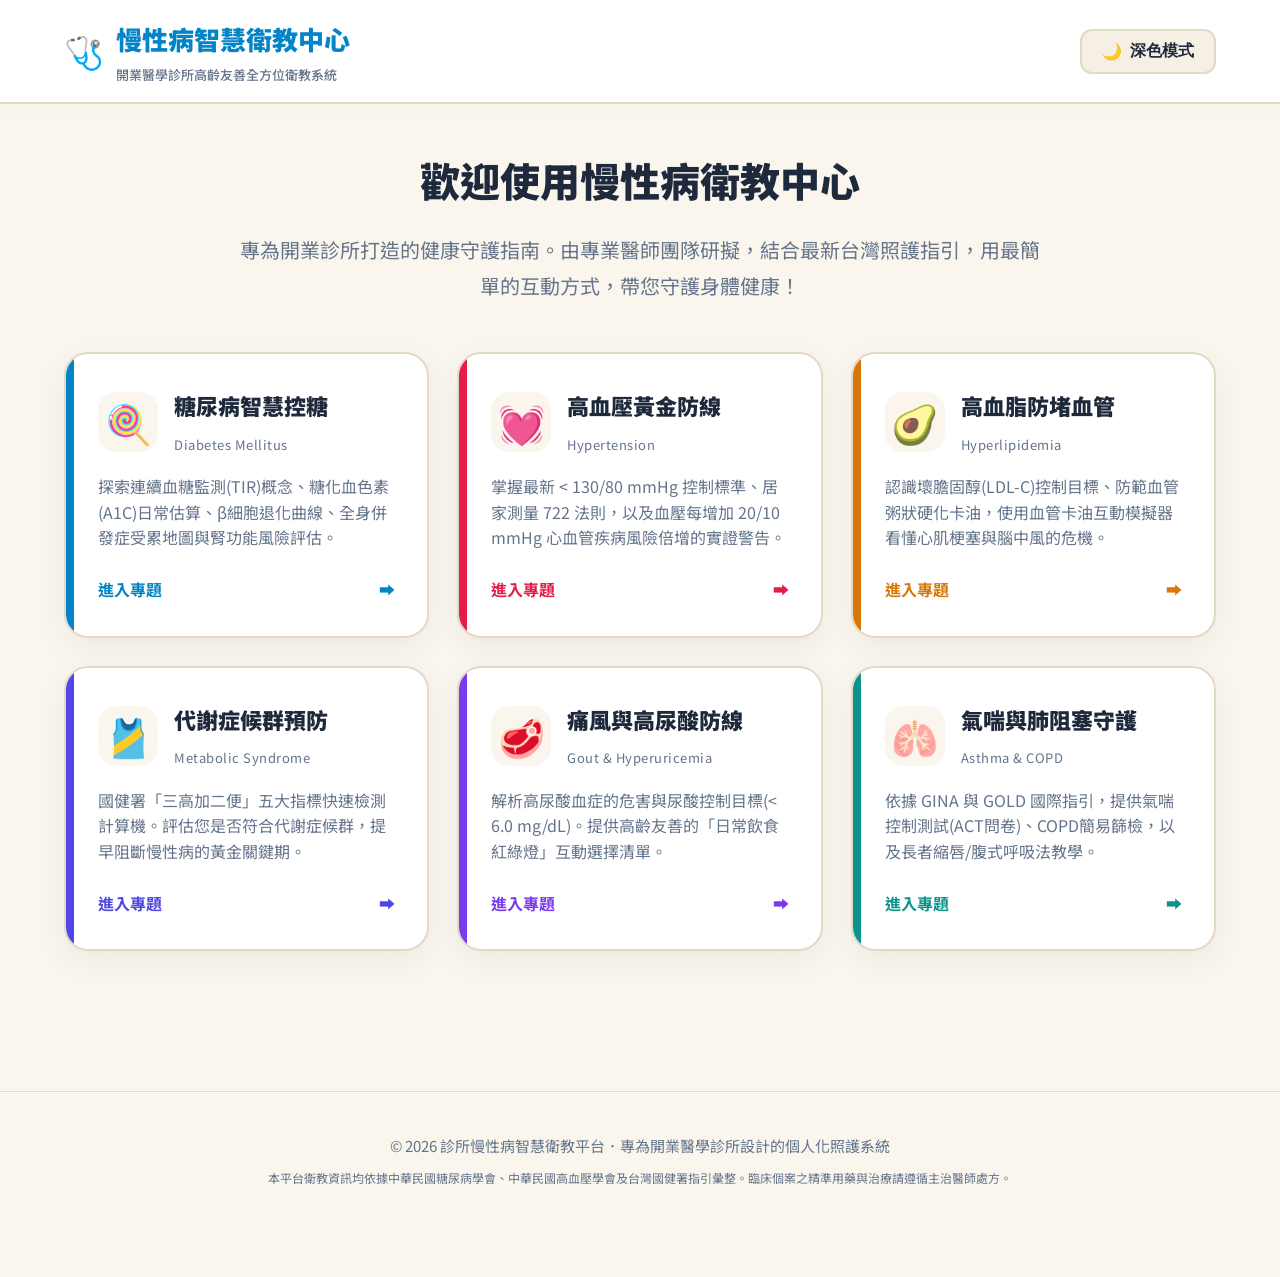
<file: chronic-care.html>
<!DOCTYPE html>
<html lang="zh-TW">
<head>
  <meta charset="UTF-8">
  <meta name="viewport" content="width=device-width, initial-scale=1.0">
  <title>慢性病智慧衛教中心 - 開業診所高齡友善全功能平台</title>
  
  <!-- 引入 Google Fonts -->
  <link rel="preconnect" href="https://fonts.googleapis.com">
  <link rel="preconnect" href="https://fonts.gstatic.com" crossorigin>
  <link href="https://fonts.googleapis.com/css2?family=Inter:wght@300;400;500;600;700;900&family=Noto+Sans+TC:wght@300;400;500;700;900&display=swap" rel="stylesheet">

  <style>
    /* 🎨 全方位慢性病衛教中心 核心設計系統 */
    :root {
      --bg-warm: #FAF6EE;          /* 長者友善防眩光暖色底 */
      --bg-card: #FFFFFF;
      --bg-card-nested: #F5EFE4;
      --text-main: #1E293B;        /* 高對比字體 */
      --text-muted: #64748B;
      --text-white: #FFFFFF;
      
      /* 各慢性病模組主題色 */
      --theme-portal: #0284C7;     /* 主門戶藍 */
      --theme-dm: #0284C7;         /* 糖尿病-醫學藍 */
      --theme-htn: #E11D48;        /* 高血壓-玫瑰紅 */
      --theme-lip: #D97706;        /* 高血脂-金橙 */
      --theme-gout: #7C3AED;       /* 痛風-深紫 */
      --theme-resp: #0D9488;       /* 呼吸道(氣喘/肺阻塞)-薄荷綠 */
      --theme-mets: #4F46E5;       /* 代謝症候群-靛藍 */

      --safe-green: #2D7D46;
      --warn-yellow: #D46B08;
      --danger-red: #C93B3B;
      
      --border-color: #E2D9C8;
      --card-shadow: 0 10px 30px rgba(45, 38, 25, 0.06);
      --transition-speed: 0.3s;
    }

    [data-theme="dark"] {
      --bg-warm: #111827;          /* 暗色模式底色 */
      --bg-card: #1F2937;
      --bg-card-nested: #374151;
      --text-main: #F9FAFB;
      --text-muted: #9CA3AF;
      --border-color: #374151;
      
      --theme-portal: #38BDF8;
      --theme-dm: #38BDF8;
      --theme-htn: #FB7185;
      --theme-lip: #F59E0B;
      --theme-gout: #A78BFA;
      --theme-resp: #2DD4BF;
      --theme-mets: #818CF8;
      
      --safe-green: #4ECB71;
      --warn-yellow: #FFA940;
      --danger-red: #FF7875;
      --card-shadow: 0 10px 30px rgba(0, 0, 0, 0.3);
    }

    * {
      box-sizing: border-box;
      margin: 0;
      padding: 0;
    }

    body {
      font-family: 'Noto Sans TC', 'Inter', system-ui, -apple-system, sans-serif;
      background-color: var(--bg-warm);
      color: var(--text-main);
      line-height: 1.8;
      font-size: 18px; /* 長者易讀字體大小 */
      padding-bottom: 3rem;
      transition: background-color var(--transition-speed), color var(--transition-speed);
    }

    .container {
      max-width: 1200px;
      margin: 0 auto;
      padding: 0 24px;
    }

    /* 頂部導航欄 */
    .header {
      background-color: var(--bg-card);
      border-bottom: 2px solid var(--border-color);
      position: sticky;
      top: 0;
      z-index: 100;
      padding: 16px 0;
      box-shadow: 0 4px 20px rgba(0,0,0,0.02);
    }

    .header-content {
      display: flex;
      justify-content: space-between;
      align-items: center;
    }

    .logo-area {
      display: flex;
      align-items: center;
      gap: 12px;
      cursor: pointer;
    }

    .logo-icon {
      font-size: 32px;
    }

    .logo-title {
      font-size: 26px;
      font-weight: 900;
      color: var(--theme-portal);
    }

    .logo-subtitle {
      font-size: 13px;
      color: var(--text-muted);
      font-weight: 500;
    }

    .nav-actions {
      display: flex;
      gap: 16px;
      align-items: center;
    }

    .btn {
      padding: 10px 20px;
      font-size: 16px;
      font-weight: 700;
      border-radius: 12px;
      border: 2px solid var(--border-color);
      background-color: var(--bg-card);
      color: var(--text-main);
      cursor: pointer;
      display: inline-flex;
      align-items: center;
      gap: 8px;
      transition: all var(--transition-speed);
      text-decoration: none;
    }

    .btn:hover {
      transform: translateY(-2px);
      box-shadow: var(--card-shadow);
      opacity: 0.95;
    }

    .btn-theme-toggle {
      background-color: var(--bg-card-nested);
    }

    /* 門戶大廳視圖 (Portal View) */
    .portal-section {
      padding: 40px 0;
    }

    .portal-hero {
      text-align: center;
      margin-bottom: 48px;
    }

    .portal-hero h2 {
      font-size: 40px;
      font-weight: 900;
      color: var(--text-main);
      margin-bottom: 16px;
    }

    .portal-hero p {
      font-size: 20px;
      color: var(--text-muted);
      max-width: 800px;
      margin: 0 auto;
    }

    .portal-grid {
      display: grid;
      grid-template-columns: repeat(auto-fit, minmax(340px, 1fr));
      gap: 28px;
      margin-bottom: 40px;
    }

    .disease-card {
      background-color: var(--bg-card);
      border: 2px solid var(--border-color);
      border-radius: 24px;
      padding: 32px;
      cursor: pointer;
      transition: all var(--transition-speed);
      display: flex;
      flex-direction: column;
      justify-content: space-between;
      position: relative;
      overflow: hidden;
      box-shadow: var(--card-shadow);
    }

    .disease-card::before {
      content: '';
      position: absolute;
      top: 0;
      left: 0;
      width: 8px;
      height: 100%;
      background-color: var(--card-theme-color);
    }

    .disease-card:hover {
      transform: translateY(-6px);
      border-color: var(--card-theme-color);
      box-shadow: 0 15px 35px rgba(0,0,0,0.06);
    }

    .disease-card-header {
      display: flex;
      align-items: center;
      gap: 16px;
      margin-bottom: 16px;
    }

    .disease-card-icon {
      font-size: 38px;
      width: 60px;
      height: 60px;
      background-color: var(--bg-warm);
      display: flex;
      align-items: center;
      justify-content: center;
      border-radius: 18px;
    }

    .disease-card-title h3 {
      font-size: 22px;
      font-weight: 900;
      color: var(--text-main);
    }

    .disease-card-title .subtitle {
      font-size: 13px;
      color: var(--text-muted);
      letter-spacing: 0.5px;
    }

    .disease-card-body p {
      font-size: 16px;
      color: var(--text-muted);
      margin-bottom: 24px;
      line-height: 1.6;
    }

    .disease-card-footer {
      display: flex;
      align-items: center;
      justify-content: space-between;
      font-weight: 700;
      font-size: 16px;
      color: var(--card-theme-color);
    }

    /* 慢性病詳情頁面視圖 (Disease Detail View) */
    .detail-view-wrapper {
      display: none; /* 預設隱藏，點選後顯示 */
      padding: 32px 0;
    }

    .detail-back-bar {
      margin-bottom: 24px;
      display: flex;
      justify-content: space-between;
      align-items: center;
    }

    /* 疾病模組佈局：左側子頁籤切換，右側內容區 */
    .disease-layout {
      display: grid;
      grid-template-columns: 260px 1fr;
      gap: 32px;
      align-items: start;
    }

    @media (max-width: 900px) {
      .disease-layout {
        grid-template-columns: 1fr;
      }
    }

    .disease-sidebar {
      background-color: var(--bg-card);
      border: 2px solid var(--border-color);
      border-radius: 20px;
      padding: 16px;
      display: flex;
      flex-direction: column;
      gap: 12px;
    }

    .sidebar-btn {
      padding: 14px 18px;
      border-radius: 12px;
      border: none;
      background: transparent;
      color: var(--text-muted);
      font-size: 17px;
      font-weight: 700;
      text-align: left;
      cursor: pointer;
      transition: all var(--transition-speed);
      display: flex;
      align-items: center;
      gap: 10px;
    }

    .sidebar-btn:hover {
      background-color: var(--bg-warm);
      color: var(--text-main);
    }

    .sidebar-btn.active {
      background-color: var(--active-theme-color);
      color: var(--text-white);
    }

    .disease-content {
      background-color: var(--bg-card);
      border: 2px solid var(--border-color);
      border-radius: 24px;
      padding: 32px;
      box-shadow: var(--card-shadow);
      min-height: 500px;
    }

    /* 疾病各分頁卡片結構 */
    .tab-pane {
      display: none; /* 預設隱藏，由 JS 控制 active 狀態 */
      animation: fadeIn 0.4s ease forwards;
    }

    .tab-pane.active {
      display: block;
    }

    @keyframes fadeIn {
      from { opacity: 0; transform: translateY(6px); }
      to { opacity: 1; transform: translateY(0); }
    }

    /* 疾病標題與修飾 */
    .section-title {
      font-size: 26px;
      font-weight: 900;
      margin-bottom: 20px;
      display: flex;
      align-items: center;
      gap: 12px;
      border-bottom: 2px dashed var(--border-color);
      padding-bottom: 12px;
    }

    /* 統一卡片樣式 */
    .card {
      background-color: var(--bg-card);
      border-radius: 20px;
      border: 2px solid var(--border-color);
      box-shadow: var(--card-shadow);
      margin-bottom: 28px;
      padding: 24px;
    }

    .card-nested {
      background-color: var(--bg-card-nested);
      border-radius: 16px;
      padding: 20px;
      margin-bottom: 20px;
    }

    /* 🧳 共用元件：血管卡油斑塊模擬器 (Lipid / HTN) */
    .vessel-simulator-container {
      background: var(--bg-card-nested);
      padding: 24px;
      border-radius: 20px;
      border: 2px solid var(--border-color);
      margin-top: 24px;
    }

    .vessel-visual {
      height: 80px;
      background: #ffcccb;
      border-radius: 40px;
      position: relative;
      overflow: hidden;
      border: 4px solid #c93b3b;
      margin: 20px 0;
      display: flex;
      align-items: center;
    }

    .vessel-blood {
      height: 100%;
      background: #d32f2f;
      width: 100%;
      position: absolute;
      top: 0;
      left: 0;
      z-index: 1;
      transition: height 0.5s ease;
    }

    .vessel-plaque {
      height: 100%;
      background: #ffd54f; /* 黃色斑塊 */
      position: absolute;
      top: 0;
      left: 50%;
      transform: translateX(-50%);
      border-radius: 50%;
      z-index: 2;
      transition: width 0.5s ease;
    }

    /* 📋 飲食紅綠燈樣式 (Gout / Mets) */
    .diet-grid {
      display: grid;
      grid-template-columns: repeat(3, 1fr);
      gap: 16px;
      margin-top: 20px;
    }
    @media (max-width: 768px) {
      .diet-grid { grid-template-columns: 1fr; }
    }
    .diet-col {
      border-radius: 16px;
      padding: 20px;
      color: var(--text-white);
    }
    .diet-red { background-color: var(--danger-red); }
    .diet-yellow { background-color: var(--warn-yellow); }
    .diet-green { background-color: var(--safe-green); }
    .diet-col h5 {
      font-size: 20px;
      font-weight: 900;
      margin-bottom: 12px;
      text-align: center;
      border-bottom: 1px dashed rgba(255,255,255,0.4);
      padding-bottom: 6px;
    }
    .diet-col ul {
      padding-left: 18px;
      font-size: 16px;
    }

    /* 🩺 國際評估問卷樣式 (Asthma ACT / COPD) */
    .survey-question {
      margin-bottom: 24px;
      background: var(--bg-card);
      padding: 20px;
      border-radius: 16px;
      border: 1.5px solid var(--border-color);
    }
    .survey-question p {
      font-weight: 700;
      margin-bottom: 12px;
    }
    .survey-options {
      display: grid;
      grid-template-columns: repeat(5, 1fr);
      gap: 10px;
    }
    @media (max-width: 768px) {
      .survey-options { grid-template-columns: 1fr; }
    }
    .survey-btn {
      padding: 10px;
      border-radius: 8px;
      border: 1.5px solid var(--border-color);
      background: var(--bg-card-nested);
      color: var(--text-main);
      font-size: 15px;
      font-weight: 700;
      cursor: pointer;
      text-align: center;
      transition: all 0.2s;
    }
    .survey-btn:hover {
      background-color: var(--bg-card);
      border-color: var(--active-theme-color);
    }
    .survey-btn.active {
      background-color: var(--active-theme-color);
      color: var(--text-white);
      border-color: var(--active-theme-color);
    }
    
    .survey-result-box {
      background-color: var(--bg-card-nested);
      border-left: 6px solid var(--active-theme-color);
      padding: 20px;
      border-radius: 0 16px 16px 0;
      margin-top: 24px;
      display: none;
      animation: fadeIn 0.3s forwards;
    }

    /* ----------------------------------------------------- */
    /* 1. 糖尿病專屬樣式 (已包含原 A1C/TIR/細胞退化/受累地圖) */
    /* ----------------------------------------------------- */
    .big-a1c-display {
      font-size: 64px;
      font-weight: 900;
      line-height: 1;
      margin-bottom: 8px;
    }
    .big-a1c-unit { font-size: 24px; }
    .range-slider {
      width: 100%;
      height: 20px;
      border-radius: 10px;
      outline: none;
      margin: 20px 0;
      cursor: pointer;
      -webkit-appearance: none;
      background: linear-gradient(to right, var(--safe-green) 0%, var(--safe-green) 27%, var(--warn-yellow) 27%, var(--warn-yellow) 40%, var(--danger-red) 40%, var(--danger-red) 100%);
    }
    .range-slider::-webkit-slider-thumb {
      -webkit-appearance: none;
      width: 32px;
      height: 32px;
      border-radius: 50%;
      background: var(--text-main);
      border: 4px solid var(--bg-card);
      box-shadow: 0 4px 10px rgba(0,0,0,0.2);
      cursor: pointer;
    }
    .lighthouse-card {
      padding: 20px;
      border-radius: 16px;
      color: var(--text-white);
      text-align: left;
      margin-top: 20px;
    }
    .lh-green { background-color: var(--safe-green); }
    .lh-yellow { background-color: var(--warn-yellow); }
    .lh-red { background-color: var(--danger-red); }
    
    .tir-challenge-box {
      background-color: var(--bg-card-nested);
      border-radius: 16px;
      padding: 20px;
      margin-top: 24px;
      border: 1px solid var(--border-color);
    }
    .tir-header {
      display: flex;
      justify-content: space-between;
      align-items: center;
      margin-bottom: 12px;
    }
    .tir-title { font-weight: 900; color: var(--safe-green); }
    .tir-score { font-size: 24px; font-weight: 900; }
    .tir-btn-group {
      display: grid;
      grid-template-columns: repeat(3, 1fr);
      gap: 10px;
      margin: 12px 0;
    }
    @media (max-width: 576px) { .tir-btn-group { grid-template-columns: 1fr; } }
    .tir-option-btn {
      padding: 10px;
      border-radius: 10px;
      border: 1.5px solid var(--border-color);
      background: var(--bg-card);
      cursor: pointer;
      font-weight: 700;
      transition: all 0.2s;
    }
    .tir-option-btn.active {
      border-color: var(--safe-green);
      background-color: #EBF8EE;
      color: var(--safe-green);
    }
    [data-theme="dark"] .tir-option-btn.active {
      background-color: #1b3a27;
      color: var(--safe-green);
    }

    .progress-track {
      background-color: var(--border-color);
      height: 16px;
      border-radius: 8px;
      overflow: hidden;
    }
    .progress-fill {
      height: 100%;
      width: 75%;
      transition: width 0.3s ease;
    }

    .anatomy-svg-wrapper {
      display: flex;
      justify-content: center;
      background-color: var(--bg-card-nested);
      border-radius: 20px;
      padding: 20px;
      border: 1px solid var(--border-color);
    }
    .anatomy-pointer { cursor: pointer; transition: opacity 0.2s; }
    .anatomy-pointer:hover { opacity: 0.8; }
    .anatomy-details { display: flex; flex-direction: column; gap: 16px; }
    .anatomy-card {
      border: 2px solid var(--border-color);
      background-color: var(--bg-card-nested);
      border-radius: 16px;
      padding: 16px 20px;
      cursor: pointer;
      transition: all var(--transition-speed);
    }
    .anatomy-card:hover, .anatomy-card.active {
      background-color: var(--bg-card);
      border-color: var(--danger-red);
      box-shadow: var(--card-shadow);
    }
    .anatomy-card-desc {
      display: none;
      animation: fadeIn 0.3s forwards;
      font-size: 15px;
      margin-top: 8px;
    }
    .anatomy-card.active .anatomy-card-desc { display: block; }
    .clinic-badge {
      background-color: var(--theme-dm);
      color: var(--text-white);
      font-size: 12px;
      padding: 2px 8px;
      border-radius: 6px;
      font-weight: 700;
      display: inline-block;
      margin-top: 8px;
    }

    /* ----------------------------------------------------- */
    /* 2. 高血壓專屬樣式 (血壓階梯條狀圖) */
    /* ----------------------------------------------------- */
    .bp-risk-row {
      display: flex;
      align-items: center;
      gap: 12px;
      margin-bottom: 12px;
    }
    .bp-risk-label {
      width: 100px;
      font-weight: 900;
      text-align: right;
    }
    .bp-risk-bar-wrapper {
      flex-grow: 1;
      height: 24px;
      background: var(--bg-card);
      border-radius: 12px;
      overflow: hidden;
      border: 1px solid var(--border-color);
    }
    .bp-risk-bar {
      height: 100%;
      transition: width 0.5s ease;
    }
    .bp-risk-value {
      width: 110px;
      font-weight: 900;
      text-align: left;
    }

    /* ----------------------------------------------------- */
    /* 3. 代謝症候群專屬樣式 */
    /* ----------------------------------------------------- */
    .mets-calc-grid {
      display: grid;
      grid-template-columns: 1.5fr 1fr;
      gap: 20px;
    }
    @media (max-width: 768px) {
      .mets-calc-grid { grid-template-columns: 1fr; }
    }
    .mets-input-group {
      background: var(--bg-card-nested);
      border-radius: 16px;
      padding: 20px;
      border: 1.5px solid var(--border-color);
      display: flex;
      flex-direction: column;
      gap: 16px;
    }
    .mets-input-item {
      display: flex;
      flex-direction: column;
      gap: 6px;
    }
    .mets-input-item label {
      font-size: 16px;
      font-weight: 700;
    }
    .mets-input-row {
      display: flex;
      gap: 10px;
    }
    .mets-select, .mets-input {
      padding: 10px;
      border-radius: 8px;
      border: 1.5px solid var(--border-color);
      background-color: var(--bg-card);
      color: var(--text-main);
      font-size: 16px;
      outline: none;
    }
    .mets-select { width: 100px; }
    .mets-input { flex-grow: 1; }
    
    /* ----------------------------------------------------- */
    /* 4. KDIGO 腎衰竭相對風險表格 */
    /* ----------------------------------------------------- */
    .kdigo-table {
      width: 100%;
      border-collapse: separate;
      border-spacing: 4px;
      font-size: 13px;
    }
    .kdigo-table th, .kdigo-table td {
      padding: 8px;
      text-align: center;
      border-radius: 6px;
      vertical-align: middle;
    }
    .kdigo-cell { cursor: pointer; transition: all 0.2s; }
    .kdigo-cell:hover { transform: scale(1.03); }
    .kdigo-cell.highlight-cell {
      border: 3px solid var(--text-main) !important;
      box-shadow: 0 0 10px rgba(0,0,0,0.3);
      font-weight: 900;
    }
    .uacr-header { background: var(--bg-card-nested); border: 1.5px solid var(--border-color); }
    .egfr-header { background: var(--bg-card-nested); font-weight: 900; }
    .egfr-val { background: var(--bg-card-nested); }
    .risk-low { background-color: var(--safe-green) !important; color: #fff !important; }
    .risk-mod { background-color: var(--warn-yellow) !important; color: #fff !important; }
    .risk-high { background-color: #ff7a00 !important; color: #fff !important; }
    .risk-vhigh { background-color: var(--danger-red) !important; color: #fff !important; }
    
    .legend-container {
      display: flex;
      gap: 12px;
      justify-content: center;
      margin-top: 12px;
      font-size: 14px;
    }
    .legend-item { display: flex; align-items: center; gap: 6px; }
    .legend-color { width: 14px; height: 14px; border-radius: 4px; }

    /* 生活小叮嚀 & CTA Banner */
    .cta-banner {
      background: linear-gradient(135deg, var(--active-theme-color, var(--theme-portal)) 0%, #312E81 100%);
      color: var(--text-white);
      text-align: center;
      border-radius: 24px;
      padding: 36px;
      margin-top: 40px;
      box-shadow: var(--card-shadow);
      transition: background 0.3s;
    }
    .cta-banner h3 { font-size: 28px; font-weight: 900; margin-bottom: 12px; }
    .cta-banner p { font-size: 18px; margin-bottom: 24px; opacity: 0.9; }

    /* 頁尾 */
    .footer {
      text-align: center;
      padding: 40px 0;
      color: var(--text-muted);
      font-size: 15px;
      border-top: 1px solid var(--border-color);
      margin-top: 60px;
    }

    /* 🧠 糖尿病血管病變 SVG 樣式 */
    .body-silhouette {
      fill: none;
      stroke: var(--text-muted);
      stroke-width: 2;
      opacity: 0.35;
    }
    .hotspot {
      cursor: pointer;
    }
    .hotspot .core {
      fill: var(--theme-dm);
      transition: fill 0.3s, r 0.3s;
    }
    .hotspot .pulse {
      fill: var(--theme-dm);
      fill-opacity: 0.15;
      animation: pulse-ring 2s cubic-bezier(0.215, 0.61, 0.355, 1) infinite;
      transform-origin: center;
    }
    .hotspot .label {
      font-size: 12px;
      font-weight: 700;
      fill: var(--text-main);
      pointer-events: none;
    }
    .hotspot.active .core,
    .hotspot:hover .core {
      fill: var(--danger-red);
      r: 8px;
    }
    .hotspot.active .pulse,
    .hotspot:hover .pulse {
      fill: var(--danger-red);
      animation-duration: 1.2s;
    }
    .hotspot.active .label,
    .hotspot:hover .label {
      fill: var(--danger-red);
      font-weight: bold;
      opacity: 1;
    }
    @keyframes pulse-ring {
      0% {
        transform: scale(0.6);
        opacity: 1;
      }
      80%, 100% {
        transform: scale(2.2);
        opacity: 0;
      }
    }

    /* 📋 臨床對照表格樣式 */
    .clinical-table {
      width: 100%;
      border-collapse: collapse;
      margin: 16px 0;
      font-size: 16px;
    }
    .clinical-table th, .clinical-table td {
      border: 1.5px solid var(--border-color);
      padding: 10px 14px;
      text-align: left;
    }
    .clinical-table th {
      background-color: var(--bg-card-nested);
      font-weight: 900;
      color: var(--text-main);
    }
    .clinical-table tr:nth-child(even) {
      background-color: rgba(0, 0, 0, 0.02);
    }
    [data-theme="dark"] .clinical-table tr:nth-child(even) {
      background-color: rgba(255, 255, 255, 0.02);
    }
    .bg-light-green { background-color: rgba(45, 125, 70, 0.08); }
    .bg-light-yellow { background-color: rgba(212, 107, 8, 0.08); }
    .bg-light-red { background-color: rgba(201, 59, 59, 0.08); }
    .text-bold { font-weight: 700; }

    /* 氣喘與 COPD 專屬樣式 */
    .pef-calc-grid {
      display: grid;
      grid-template-columns: repeat(auto-fit, minmax(130px, 1fr));
      gap: 12px;
      margin-bottom: 16px;
    }
    .pef-zone-box {
      padding: 10px 12px;
      border-radius: 8px;
      color: #fff;
      font-weight: 700;
      text-align: center;
      margin-top: 12px;
    }
    .gina-steps-grid {
      display: grid;
      grid-template-columns: repeat(auto-fit, minmax(170px, 1fr));
      gap: 12px;
      margin-top: 16px;
    }
    .gina-step-card {
      background-color: var(--bg-card);
      border: 2px solid var(--border-color);
      border-radius: 12px;
      padding: 16px;
      text-align: center;
      transition: all 0.3s;
    }
    .gina-step-card:hover {
      transform: translateY(-4px);
      box-shadow: var(--card-shadow);
      border-color: var(--theme-resp);
    }
    .gina-step-num {
      font-size: 18px;
      font-weight: 900;
      color: var(--theme-resp);
      margin-bottom: 6px;
    }
    .gina-step-title {
      font-size: 15px;
      font-weight: 700;
      margin-bottom: 6px;
    }
    .gina-step-desc {
      font-size: 13px;
      color: var(--text-muted);
      line-height: 1.5;
    }

    /* COPD CAT 問卷樣式 */
    .cat-table {
      width: 100%;
      border-collapse: collapse;
      margin-top: 16px;
    }
    .cat-row {
      display: grid;
      grid-template-columns: 1fr auto 1fr;
      align-items: center;
      gap: 16px;
      padding: 16px 0;
      border-bottom: 1.5px solid var(--border-color);
    }
    @media (max-width: 768px) {
      .cat-row {
        grid-template-columns: 1fr;
        gap: 8px;
        text-align: center;
      }
    }
    .cat-left-desc {
      text-align: right;
      font-size: 15px;
      font-weight: 700;
      color: var(--text-main);
    }
    .cat-right-desc {
      text-align: left;
      font-size: 15px;
      font-weight: 700;
      color: var(--text-main);
    }
    @media (max-width: 768px) {
      .cat-left-desc, .cat-right-desc {
        text-align: center;
      }
    }
    .cat-btn-group {
      display: flex;
      gap: 6px;
      justify-content: center;
      margin: 8px 0;
    }
    .cat-score-btn {
      width: 36px;
      height: 36px;
      border-radius: 50%;
      border: 2px solid var(--border-color);
      background-color: var(--bg-card);
      color: var(--text-main);
      font-size: 15px;
      font-weight: 700;
      cursor: pointer;
      display: flex;
      align-items: center;
      justify-content: center;
      transition: all 0.2s;
    }
    .cat-score-btn:hover {
      border-color: var(--active-theme-color);
      background-color: var(--bg-card-nested);
    }
    .cat-score-btn.active {
      background-color: var(--active-theme-color);
      color: var(--text-white);
      border-color: var(--active-theme-color);
    }
  </style>
</head>
<body>

  <!-- 頂部導航 -->
  <header class="header">
    <div class="container header-content">
      <div class="logo-area" onclick="goHome()">
        <span class="logo-icon">🩺</span>
        <div>
          <h1 class="logo-title" id="main-logo-text">慢性病智慧衛教中心</h1>
          <div class="logo-subtitle">開業醫學診所高齡友善全方位衛教系統</div>
        </div>
      </div>
      <div class="nav-actions">
        <button onclick="goHome()" class="btn" id="btn-portal-home" style="display: none;">
          <span>🏠</span> 返回大廳
        </button>
        <button id="theme-toggle" class="btn btn-theme-toggle" title="切換深淺色模式">
          <span class="icon">🌙</span> <span class="btn-text">深色模式</span>
        </button>
      </div>
    </div>
  </header>

  <main class="container">

    <!-- ========================================== -->
    <!-- 🏠 A. 門戶大廳視圖 (Portal View)           -->
    <!-- ========================================== -->
    <section class="portal-section" id="portal-view">
      <div class="portal-hero">
        <h2>歡迎使用慢性病衛教中心</h2>
        <p>專為開業診所打造的健康守護指南。由專業醫師團隊研擬，結合最新台灣照護指引，用最簡單的互動方式，帶您守護身體健康！</p>
      </div>

      <div class="portal-grid">
        <!-- 1. 糖尿病 -->
        <div class="disease-card" style="--card-theme-color: var(--theme-dm);" onclick="enterDisease('dm')">
          <div class="disease-card-header">
            <span class="disease-card-icon">🍭</span>
            <div class="disease-card-title">
              <h3>糖尿病智慧控糖</h3>
              <span class="subtitle">Diabetes Mellitus</span>
            </div>
          </div>
          <div class="disease-card-body">
            <p>探索連續血糖監測(TIR)概念、糖化血色素(A1C)日常估算、β細胞退化曲線、全身併發症受累地圖與腎功能風險評估。</p>
          </div>
          <div class="disease-card-footer">
            <span>進入專題</span>
            <span>➡️</span>
          </div>
        </div>

        <!-- 2. 高血壓 -->
        <div class="disease-card" style="--card-theme-color: var(--theme-htn);" onclick="enterDisease('htn')">
          <div class="disease-card-header">
            <span class="disease-card-icon">💓</span>
            <div class="disease-card-title">
              <h3>高血壓黃金防線</h3>
              <span class="subtitle">Hypertension</span>
            </div>
          </div>
          <div class="disease-card-body">
            <p>掌握最新 &lt; 130/80 mmHg 控制標準、居家測量 722 法則，以及血壓每增加 20/10 mmHg 心血管疾病風險倍增的實證警告。</p>
          </div>
          <div class="disease-card-footer">
            <span>進入專題</span>
            <span>➡️</span>
          </div>
        </div>

        <!-- 3. 高血脂 -->
        <div class="disease-card" style="--card-theme-color: var(--theme-lip);" onclick="enterDisease('lip')">
          <div class="disease-card-header">
            <span class="disease-card-icon">🥑</span>
            <div class="disease-card-title">
              <h3>高血脂防堵血管</h3>
              <span class="subtitle">Hyperlipidemia</span>
            </div>
          </div>
          <div class="disease-card-body">
            <p>認識壞膽固醇(LDL-C)控制目標、防範血管粥狀硬化卡油，使用血管卡油互動模擬器看懂心肌梗塞與腦中風的危機。</p>
          </div>
          <div class="disease-card-footer">
            <span>進入專題</span>
            <span>➡️</span>
          </div>
        </div>

        <!-- 4. 代謝症候群 -->
        <div class="disease-card" style="--card-theme-color: var(--theme-mets);" onclick="enterDisease('mets')">
          <div class="disease-card-header">
            <span class="disease-card-icon">🎽</span>
            <div class="disease-card-title">
              <h3>代謝症候群預防</h3>
              <span class="subtitle">Metabolic Syndrome</span>
            </div>
          </div>
          <div class="disease-card-body">
            <p>國健署「三高加二便」五大指標快速檢測計算機。評估您是否符合代謝症候群，提早阻斷慢性病的黃金關鍵期。</p>
          </div>
          <div class="disease-card-footer">
            <span>進入專題</span>
            <span>➡️</span>
          </div>
        </div>

        <!-- 5. 痛風與高尿酸 -->
        <div class="disease-card" style="--card-theme-color: var(--theme-gout);" onclick="enterDisease('gout')">
          <div class="disease-card-header">
            <span class="disease-card-icon">🥩</span>
            <div class="disease-card-title">
              <h3>痛風與高尿酸防線</h3>
              <span class="subtitle">Gout & Hyperuricemia</span>
            </div>
          </div>
          <div class="disease-card-body">
            <p>解析高尿酸血症的危害與尿酸控制目標(&lt; 6.0 mg/dL)。提供高齡友善的「日常飲食紅綠燈」互動選擇清單。</p>
          </div>
          <div class="disease-card-footer">
            <span>進入專題</span>
            <span>➡️</span>
          </div>
        </div>

        <!-- 6. 氣喘呼吸守護 -->
        <div class="disease-card" style="--card-theme-color: var(--theme-resp);" onclick="enterDisease('resp')">
          <div class="disease-card-header">
            <span class="disease-card-icon">🫁</span>
            <div class="disease-card-title">
              <h3>氣喘與肺阻塞守護</h3>
              <span class="subtitle">Asthma & COPD</span>
            </div>
          </div>
          <div class="disease-card-body">
            <p>依據 GINA 與 GOLD 國際指引，提供氣喘控制測試(ACT問卷)、COPD簡易篩檢，以及長者縮唇/腹式呼吸法教學。</p>
          </div>
          <div class="disease-card-footer">
            <span>進入專題</span>
            <span>➡️</span>
          </div>
        </div>
      </div>
    </section>

    <!-- ========================================== -->
    <!-- 🏥 B. 疾病詳情主區 (Disease Detail View)   -->
    <!-- ========================================== -->
    <section class="detail-view-wrapper" id="detail-view">
      
      <!-- 返回與名稱顯示列 -->
      <div class="detail-back-bar">
        <button onclick="goHome()" class="btn">
          <span>⬅️</span> 返回衛教大廳
        </button>
        <h2 id="current-disease-main-title" style="font-size: 32px; font-weight: 900;">疾病名稱</h2>
      </div>

      <!-- 疾病模組佈局 -->
      <div class="disease-layout">
        
        <!-- 左側子分頁選單 -->
        <aside class="disease-sidebar" id="disease-sidebar-nav">
          <!-- JS 動態生成按鈕 -->
        </aside>

        <!-- 右側衛教內容區 -->
        <article class="disease-content" id="disease-content-area">
          
          <!-- ================================================= -->
          <!-- 🍭 糖尿病 (dm) 子頁籤                            -->
          <!-- ================================================= -->
          <div class="tab-pane active" id="pane-dm-1">
            <h3 class="section-title">📉 β 細胞功能的自然衰退與特休</h3>
            <div class="card-nested">
              <p>病友常因為「要吃更多藥」或「要打針」而感到自責。其實，胰島細胞功能退化是一個<strong>生理上的必然過程</strong>，並非您的過錯。</p>
              
              <!-- 胰島細胞退化折線圖 -->
              <div class="cell-chart-container" style="position: relative; margin: 24px 0;">
                <svg viewBox="0 0 500 250" width="100%" height="220">
                  <line x1="50" y1="50" x2="450" y2="50" stroke="var(--border-color)" stroke-dasharray="4,4" />
                  <line x1="50" y1="100" x2="450" y2="100" stroke="var(--border-color)" stroke-dasharray="4,4" />
                  <line x1="50" y1="150" x2="450" y2="150" stroke="var(--border-color)" stroke-dasharray="4,4" />
                  <line x1="50" y1="200" x2="450" y2="200" stroke="var(--border-color)" stroke-dasharray="4,4" />
                  <line x1="50" y1="200" x2="450" y2="200" stroke="var(--text-main)" stroke-width="2" />
                  <line x1="50" y1="30" x2="50" y2="200" stroke="var(--text-main)" stroke-width="2" />
                  
                  <text x="50" y="220" fill="var(--text-muted)" font-size="12" text-anchor="middle">診斷前</text>
                  <text x="180" y="220" fill="var(--theme-dm)" font-size="13" font-weight="bold" text-anchor="middle">確診第 0 年</text>
                  <text x="310" y="220" fill="var(--text-muted)" font-size="12" text-anchor="middle">第 5 年</text>
                  <text x="440" y="220" fill="var(--text-muted)" font-size="12" text-anchor="middle">第 10 年+</text>
                  
                  <text x="25" y="55" fill="var(--text-muted)" font-size="12" text-anchor="middle">100%</text>
                  <text x="25" y="125" fill="var(--text-muted)" font-size="12" text-anchor="middle">50%</text>
                  <text x="25" y="200" fill="var(--text-muted)" font-size="12" text-anchor="middle">10%</text>
                  
                  <path d="M 50 50 Q 130 60, 180 125 T 310 155 T 440 185" fill="none" stroke="var(--danger-red)" stroke-width="4" stroke-linecap="round" />
                  
                  <g class="chart-point" onclick="selectYear(0)" style="cursor: pointer;">
                    <circle cx="180" cy="125" r="8" fill="var(--theme-dm)" stroke="#fff" stroke-width="2" id="pt-0" />
                    <text x="180" y="110" fill="var(--theme-dm)" font-size="12" font-weight="bold" text-anchor="middle">退化 50%</text>
                  </g>
                  <g class="chart-point" onclick="selectYear(5)" style="cursor: pointer;">
                    <circle cx="310" cy="155" r="6" fill="var(--text-muted)" stroke="#fff" stroke-width="2" id="pt-5" />
                    <text x="310" y="142" fill="var(--text-muted)" font-size="11" font-weight="bold" text-anchor="middle">退化 65%</text>
                  </g>
                  <g class="chart-point" onclick="selectYear(10)" style="cursor: pointer;">
                    <circle cx="440" cy="185" r="6" fill="var(--text-muted)" stroke="#fff" stroke-width="2" id="pt-10" />
                    <text x="440" y="172" fill="var(--text-muted)" font-size="11" font-weight="bold" text-anchor="middle">退化 80%+</text>
                  </g>
                </svg>
                <p class="text-muted" style="text-align: center; font-size: 15px; margin-top: 8px;">👆 點擊圖表中的圓點，查看對應病程的去污名化解說與建議 👆</p>
              </div>

              <div class="card" id="cell-explanation" style="background-color: var(--bg-card-nested); margin-bottom: 0;">
                <h4 id="cell-year-title" style="font-weight:900; color: var(--theme-dm);">確診第 0 年 (胰島細胞功能剩餘約 50%)</h4>
                <p id="cell-year-desc" style="font-size:16px;">在您被診斷出糖尿病的第一天，胰島細胞便已經自然退化了將近一半。這<strong>不是因為您做錯了什麼</strong>，而是身體身體機能的自然耗損。請配合醫囑，積極吃藥保護殘存功能！</p>
              </div>
            </div>
          </div>

          <div class="tab-pane" id="pane-dm-2">
            <h3 class="section-title">🚦 個人化控糖紅綠燈 & eAG 換算</h3>
            <div class="card-nested" style="text-align: center;">
              <div class="big-a1c-display" id="a1c-value" style="color: var(--safe-green);">6.5<span class="big-a1c-unit">%</span></div>
              <div class="eag-display" id="eag-value" style="font-size: 20px; color: var(--text-muted); margin-bottom: 16px;">估算日常平均血糖值：140 mg/dL</div>
              
              <input type="range" class="range-slider" id="a1c-slider" min="4.0" max="12.0" step="0.1" value="6.5">
              <p class="text-muted" style="font-size: 15px;">⬅️ 拖動滑桿調整糖化血色素 (A1C) 值 ➡️</p>
              
              <div class="lighthouse-card lh-green" id="lighthouse-card">
                <h4 id="lh-title" style="font-weight: 900;">🟢 綠燈安全 (A1C &lt; 7.0%)</h4>
                <p id="lh-desc">控糖模範生！併發症發生機率降到最低。<br><strong>日常口訣：</strong>「血糖乖乖聽話，血管跟著輕鬆、全家都安心！」</p>
              </div>
              
              <div class="elderly-target-note" style="text-align: left; margin-top: 16px; font-size: 16px; border-left: 4px solid var(--warn-yellow); background: var(--bg-card); padding: 12px 16px;">
                💡 <strong>專科醫師小提醒與實證：</strong>高齡衰弱或施打胰島素的長輩，<strong>嚴重低血糖年發生率約 11% - 25%</strong>，且會使主要心血管事件 (MACE) 風險增加 2 倍。因此控制目標可彈性放寬至 <strong>8.0% 甚至 8.5%</strong>，安全第一，防範低血糖更重要！<br>
                <span style="font-size: 13px; color: var(--text-muted); font-weight: 500;">📖 實證文獻：NEJM 2008 (ACCORD trial / ADVANCE trial)【Level 1b, 大型 RCT】</span>
              </div>

              <!-- 新增糖尿病與血糖診斷標準表格 -->
              <div style="text-align: left; margin-top: 24px;">
                <h4 style="font-weight: 900; margin-bottom: 8px; display: flex; align-items: center; gap: 8px;">
                  📋 血糖與糖化血色素 (HbA1c) 臨床診斷標準
                </h4>
                <p class="text-muted" style="font-size: 15px; margin-bottom: 12px;">依據中華民國糖尿病學會臨床照護指引：</p>
                <div style="overflow-x: auto;">
                  <table class="clinical-table">
                    <thead>
                      <tr>
                        <th>分類</th>
                        <th>空腹血糖 (Fasting Glucose)</th>
                        <th>糖化血色素 (HbA1c)</th>
                        <th>臨床狀態與處置建議</th>
                      </tr>
                    </thead>
                    <tbody>
                      <tr class="bg-light-green">
                        <td class="text-bold">🟢 正常血糖</td>
                        <td>&lt; 100 mg/dL</td>
                        <td>&lt; 5.7%</td>
                        <td>良好狀態。維持均衡飲食、規律運動，每年定期篩檢一次。</td>
                      </tr>
                      <tr class="bg-light-yellow">
                        <td class="text-bold">🟡 糖尿病前期</td>
                        <td>100 - 125 mg/dL</td>
                        <td>5.7% - 6.4%</td>
                        <td><strong>血糖警報！</strong>胰島 β 細胞已開始疲勞。此階段為「逆轉黃金期」，藉由飲食控制與每週 150 分鐘有氧運動，極大機會可恢復正常。</td>
                      </tr>
                      <tr class="bg-light-red">
                        <td class="text-bold">🔴 糖尿病</td>
                        <td>&ge; 126 mg/dL</td>
                        <td>&ge; 6.5%</td>
                        <td><strong>正式確診。</strong>應儘速接受專科醫師治療，合理使用第一線降血糖藥，守護全身血管。</td>
                      </tr>
                    </tbody>
                  </table>
                </div>
              </div>
            </div>

            <!-- TIR 挑戰遊戲 -->
            <div class="tir-challenge-box">
              <div class="tir-header">
                <span class="tir-title">🎮 TIR 日常生活控糖挑戰</span>
                <span class="tir-score" id="tir-percent">TIR: 75%</span>
              </div>
              <p style="font-size: 15px; margin-bottom: 12px;"><strong>目標範圍內時間 (TIR)：</strong>血糖維持在 70-180 mg/dL 的時間佔比。點選您今天的作息或飲食，看預期的 TIR 變化：</p>
              <div class="tir-btn-group">
                <button class="tir-option-btn active" data-value="15" id="btn-tir-1">🥦 每餐多吃一盤菜</button>
                <button class="tir-option-btn" data-value="10" id="btn-tir-2">🚶 飯後散步 20 分鐘</button>
                <button class="tir-option-btn" data-value="-25" id="btn-tir-3">🥤 喝了一杯微糖手搖</button>
              </div>
              <div class="progress-track">
                <div class="progress-fill" id="tir-progress" style="width: 75%; background: var(--safe-green);"></div>
              </div>
              <p id="tir-feedback" style="font-size: 15px; font-weight: 700; color: var(--safe-green); margin-top: 8px;">🟢 表現良好！TIR > 70% 代表血糖波動平穩，低血糖與併發症風險極低！</p>
            </div>
          </div>

          <div class="tab-pane" id="pane-dm-3">
            <h3 class="section-title">👣 全身血管保衛戰：併發症地圖</h3>
            <div class="card-nested">
              <div class="map-grid" style="display: grid; grid-template-columns: 1.2fr 1.8fr; gap: 24px; align-items: start;">
                <div class="anatomy-svg-wrapper">
                  <svg id="human-body-svg" viewBox="0 0 280 400" width="100%" style="max-height: 380px;">
                    <!-- 人體輪廓線條 (簡約現代設計) -->
                    <path class="body-silhouette" d="M140,40 C148,40 155,47 155,55 C155,63 148,70 140,70 C132,70 125,63 125,55 C125,47 132,40 140,40 Z 
                             M140,75 C146,75 148,82 148,85 L149,95 C159,97 172,105 178,115 L190,165 C192,172 186,177 180,175 C176,174 174,170 172,165 L164,120 L163,195 L163,260 L153,370 C152,375 146,375 145,370 L141,270 L139,270 L135,370 C134,375 128,375 127,370 L117,260 L117,195 L116,120 L108,165 C106,170 104,174 100,175 C94,177 88,172 90,165 L102,115 C108,105 121,97 131,95 L132,85 C132,82 134,75 140,75 Z" />
                    
                    <!-- 1. 腦 (中風) -->
                    <g class="hotspot" id="hs-brain" onclick="selectAnatomy('brain')">
                      <circle class="pulse" cx="140" cy="55" r="12" />
                      <circle class="core" cx="140" cy="55" r="6" />
                      <text class="label" x="165" y="58">腦血管 (中風)</text>
                    </g>
                    
                    <!-- 2. 眼 (網膜病變) -->
                    <g class="hotspot" id="hs-eye" onclick="selectAnatomy('eye')">
                      <circle class="pulse" cx="145" cy="62" r="10" />
                      <circle class="core" cx="145" cy="62" r="5" />
                      <text class="label" x="165" y="78">視網膜病變</text>
                    </g>

                    <!-- 3. 心 (心肌梗塞) -->
                    <g class="hotspot" id="hs-heart" onclick="selectAnatomy('heart')">
                      <circle class="pulse" cx="136" cy="110" r="12" />
                      <circle class="core" cx="136" cy="110" r="6" />
                      <text class="label" x="75" y="113" text-anchor="end">心血管疾病</text>
                    </g>

                    <!-- 4. 腎 (腎病變) -->
                    <g class="hotspot" id="hs-kidney" onclick="selectAnatomy('kidney')">
                      <circle class="pulse" cx="146" cy="148" r="12" />
                      <circle class="core" cx="146" cy="148" r="6" />
                      <text class="label" x="170" y="152">腎臟病變 (CKD)</text>
                    </g>

                    <!-- 5. 足 (足部病變/截肢) -->
                    <g class="hotspot" id="hs-foot" onclick="selectAnatomy('foot')">
                      <circle class="pulse" cx="131" cy="365" r="14" />
                      <circle class="core" cx="131" cy="365" r="7" />
                      <text class="label" x="155" y="369">足部病變</text>
                    </g>
                  </svg>
                </div>
                
                <div class="anatomy-details" style="display: flex; flex-direction: column; gap: 12px; width: 100%;">
                  <!-- 腦 (中風) -->
                  <div class="anatomy-card" data-part="brain" onclick="selectAnatomy('brain')" id="card-part-brain">
                    <h4 style="font-size:16px; font-weight:900;">🧠 腦血管病變 (腦中風 | 缺血性中風風險增加 1.5 - 2.5 倍)</h4>
                    <div class="anatomy-card-desc">
                      <p>📊 發生比例：盛行率約 7.6% (糖尿病患者中風風險是非糖尿病患的 1.5 - 2.5 倍)<br>
                      <span style="font-size:12px; color: var(--text-muted);">📖 實證文獻：ADA Care Guidelines 2026【Level 1a】</span></p>
                      <span class="clinic-badge">🏥 診所照護：定期評估血管硬化、三高調藥、FAST症狀宣導</span>
                    </div>
                  </div>
                  <!-- 眼 -->
                  <div class="anatomy-card" data-part="eye" onclick="selectAnatomy('eye')" id="card-part-eye">
                    <h4 style="font-size:16px; font-weight:900;">👁️ 眼底視網膜病變 (全球盛行率 22.3% | 罹病20年以上達 60% - 80%)</h4>
                    <div class="anatomy-card-desc">
                      <p>📊 發生比例：全球約 22.3% (罹病超過 20 年盛行率達 60% - 80%，增殖性 PDR 約 6%)<br>
                      <span style="font-size:12px; color: var(--text-muted);">📖 實證文獻：Ophthalmology 2023; 130【Level 1a】</span></p>
                      <span class="clinic-badge">🏥 診所照護：每年定期轉介眼科眼底散瞳篩檢</span>
                    </div>
                  </div>
                  <!-- 心 -->
                  <div class="anatomy-card" data-part="heart" onclick="selectAnatomy('heart')" id="card-part-heart">
                    <h4 style="font-size:16px; font-weight:900;">🫀 心血管疾病 (盛行率 12.7% - 21.9% | 風險高 2 - 4 倍)</h4>
                    <div class="anatomy-card-desc">
                      <p>📊 發生比例：冠狀動脈疾病約 12.7% - 21.9% (心肌梗塞風險高出 2 - 4 倍)<br>
                      <span style="font-size:12px; color: var(--text-muted);">📖 實證文獻：Lancet 2018; 391【Level 1a】</span></p>
                      <span class="clinic-badge">🏥 診所照護：定期心電圖檢查與三高指標調藥</span>
                    </div>
                  </div>
                  <!-- 腎 -->
                  <div class="anatomy-card" data-part="kidney" onclick="selectAnatomy('kidney')" id="card-part-kidney">
                    <h4 style="font-size:16px; font-weight:900;">🩺 糖尿病腎臟病變 (盛行率 30% - 40% | 佔洗腎 45% - 47%)</h4>
                    <div class="anatomy-card-desc">
                      <p>📊 發生比例：最終發展為 DKD 約 30% - 40% (台灣洗腎患者中有 45% - 47% 由糖尿病引起)<br>
                      <span style="font-size:12px; color: var(--text-muted);">📖 實證文獻：KDIGO Clinical Practice Guideline 2024【Level 1a】</span></p>
                      <span class="clinic-badge">🏥 診所照護：每半年微量尿蛋白與腎功能精密檢查</span>
                    </div>
                  </div>
                  <!-- 腳 -->
                  <div class="anatomy-card active" data-part="foot" onclick="selectAnatomy('foot')" id="card-part-foot">
                    <h4 style="font-size:16px; font-weight:900;">👣 周邊神經與足部病變 (神經病變約 50% | 足潰瘍 19% - 34%)</h4>
                    <div class="anatomy-card-desc" style="display: block;">
                      <p>📊 發生比例：神經病變約 50%、足潰瘍累積率 19% - 34% (5年死亡率達 30%)<br>
                      <span style="font-size:12px; color: var(--text-muted);">📖 實證文獻：ADA Diabetes Care 2025【Level 1a】 / Lancet 2020; 396【Level 2a】</span></p>
                      <span class="clinic-badge">🏥 診所篩檢：神經反射與足部防護篩檢</span>
                    </div>
                  </div>
                </div>
              </div>
            </div>
          </div>

          <div class="tab-pane" id="pane-dm-4">
            <h3 class="section-title">🧫 KDIGO 糖尿病慢性腎臟病 (CKD) 風險與監測矩陣</h3>
            <div class="card-nested">
              <div class="mets-calc-grid">
                <!-- 腎功能計算輸入 -->
                <div class="mets-input-group" style="padding: 16px; gap: 12px; align-self: start;">
                  <h4 style="font-size: 18px; font-weight: 900;">🔍 腎功能快速評估</h4>
                  <div class="mets-input-item">
                    <label>腎絲球過濾率 (eGFR) <span class="text-muted" style="font-size:12px;">mL/min/1.73m²</span></label>
                    <input type="number" id="dm-egfr-input" class="mets-input" value="75">
                  </div>
                  <div class="mets-input-item">
                    <label>尿白蛋白/肌酸酐比 (UACR) <span class="text-muted" style="font-size:12px;">mg/g</span></label>
                    <input type="number" id="dm-uacr-input" class="mets-input" value="15">
                  </div>
                  <button class="btn" style="background: var(--theme-dm); color: #fff; border:none;" onclick="calculateKdigo()">開始計算</button>
                  
                  <div id="kdigo-result-panel" class="card" style="display:none; padding:12px; margin-top:8px; border-left: 5px solid var(--border-color); background: var(--bg-card); margin-bottom: 0;">
                    <h5 id="result-risk-level" style="font-size: 16px; font-weight: 900;">評估結果</h5>
                    <p id="result-desc" style="font-size: 14px; color: var(--text-muted); margin-top: 4px; line-height: 1.5;"></p>
                    <p id="result-frequency" style="font-size: 14px; font-weight: 700; margin-top: 4px;"></p>
                  </div>
                </div>
                
                <!-- KDIGO 表格區 -->
                <div style="overflow-x: auto;">
                  <!-- 表格切換按鈕 -->
                  <div class="kdigo-switch no-print" style="margin-bottom: 12px; display: flex; gap: 8px; justify-content: flex-start;">
                    <button type="button" class="active" id="btn-kdigo-freq" onclick="switchKdigoTable('freq')" style="font-size: 14px; padding: 6px 12px;">📅 臨床監測頻率</button>
                    <button type="button" id="btn-kdigo-risk" onclick="switchKdigoTable('risk')" style="font-size: 14px; padding: 6px 12px;">📊 腎衰竭相對風險 (2024 KDIGO)</button>
                  </div>

                  <!-- 表格 A: 臨床監測頻率 -->
                  <table class="kdigo-table" id="kdigo-table-freq">
                    <thead>
                      <tr>
                        <th rowspan="2" colspan="2" class="uacr-header" style="font-size: 11px;">eGFR / UACR</th>
                        <th class="uacr-header">A1 正常至輕微<br>&lt; 30 mg/g</th>
                        <th class="uacr-header">A2 中度增加<br>30-300 mg/g</th>
                        <th class="uacr-header">A3 重度增加<br>&gt; 300 mg/g</th>
                      </tr>
                    </thead>
                    <tbody>
                      <tr>
                        <td class="egfr-header">G1</td>
                        <td class="egfr-val">&ge;90</td>
                        <td class="kdigo-cell risk-low" id="cell-g1-a1" data-egfr="G1" data-uacr="A1">
                          <span class="risk-label">低風險</span><br><span class="freq-label">1次/年</span>
                        </td>
                        <td class="kdigo-cell risk-mod" id="cell-g1-a2" data-egfr="G1" data-uacr="A2">
                          <span class="risk-label">中度</span><br><span class="freq-label">1次/年</span>
                        </td>
                        <td class="kdigo-cell risk-high" id="cell-g1-a3" data-egfr="G1" data-uacr="A3">
                          <span class="risk-label">高風險</span><br><span class="freq-label">2次/年</span>
                        </td>
                      </tr>
                      <tr>
                        <td class="egfr-header">G2</td>
                        <td class="egfr-val">60-89</td>
                        <td class="kdigo-cell risk-low" id="cell-g2-a1" data-egfr="G2" data-uacr="A1">
                          <span class="risk-label">低風險</span><br><span class="freq-label">1次/年</span>
                        </td>
                        <td class="kdigo-cell risk-mod" id="cell-g2-a2" data-egfr="G2" data-uacr="A2">
                          <span class="risk-label">中度</span><br><span class="freq-label">1次/年</span>
                        </td>
                        <td class="kdigo-cell risk-high" id="cell-g2-a3" data-egfr="G2" data-uacr="A3">
                          <span class="risk-label">高風險</span><br><span class="freq-label">2次/年</span>
                        </td>
                      </tr>
                      <tr>
                        <td class="egfr-header">G3a</td>
                        <td class="egfr-val">45-59</td>
                        <td class="kdigo-cell risk-mod" id="cell-g3a-a1" data-egfr="G3a" data-uacr="A1">
                          <span class="risk-label">中度</span><br><span class="freq-label">1次/年</span>
                        </td>
                        <td class="kdigo-cell risk-high" id="cell-g3a-a2" data-egfr="G3a" data-uacr="A2">
                          <span class="risk-label">高風險</span><br><span class="freq-label">2次/年</span>
                        </td>
                        <td class="kdigo-cell risk-vhigh" id="cell-g3a-a3" data-egfr="G3a" data-uacr="A3">
                          <span class="risk-label">極高</span><br><span class="freq-label">3次/年</span>
                        </td>
                      </tr>
                      <tr>
                        <td class="egfr-header">G3b</td>
                        <td class="egfr-val">30-44</td>
                        <td class="kdigo-cell risk-high" id="cell-g3b-a1" data-egfr="G3b" data-uacr="A1">
                          <span class="risk-label">高風險</span><br><span class="freq-label">2次/年</span>
                        </td>
                        <td class="kdigo-cell risk-vhigh" id="cell-g3b-a2" data-egfr="G3b" data-uacr="A2">
                          <span class="risk-label">極高</span><br><span class="freq-label">3次/年</span>
                        </td>
                        <td class="kdigo-cell risk-vhigh" id="cell-g3b-a3" data-egfr="G3b" data-uacr="A3">
                          <span class="risk-label">極高</span><br><span class="freq-label">&ge;3次/年</span>
                        </td>
                      </tr>
                      <tr>
                        <td class="egfr-header">G4</td>
                        <td class="egfr-val">15-29</td>
                        <td class="kdigo-cell risk-vhigh" id="cell-g4-a1" data-egfr="G4" data-uacr="A1">
                          <span class="risk-label">極高</span><br><span class="freq-label">3次/年</span>
                        </td>
                        <td class="kdigo-cell risk-vhigh" id="cell-g4-a2" data-egfr="G4" data-uacr="A2">
                          <span class="risk-label">極高</span><br><span class="freq-label">&ge;3次/年</span>
                        </td>
                        <td class="kdigo-cell risk-vhigh" id="cell-g4-a3" data-egfr="G4" data-uacr="A3">
                          <span class="risk-label">極高</span><br><span class="freq-label">&ge;4次/年</span>
                        </td>
                      </tr>
                      <tr>
                        <td class="egfr-header">G5</td>
                        <td class="egfr-val">&lt;15</td>
                        <td class="kdigo-cell risk-vhigh" id="cell-g5-a1" data-egfr="G5" data-uacr="A1">
                          <span class="risk-label">極高</span><br><span class="freq-label">&ge;4次/年</span>
                        </td>
                        <td class="kdigo-cell risk-vhigh" id="cell-g5-a2" data-egfr="G5" data-uacr="A2">
                          <span class="risk-label">極高</span><br><span class="freq-label">&ge;4次/年</span>
                        </td>
                        <td class="kdigo-cell risk-vhigh" id="cell-g5-a3" data-egfr="G5" data-uacr="A3">
                          <span class="risk-label">極高</span><br><span class="freq-label">&ge;4次/年</span>
                        </td>
                      </tr>
                    </tbody>
                  </table>

                  <!-- 表格 B: 2024 KDIGO 腎衰竭相對風險 -->
                  <table class="kdigo-table" id="kdigo-table-risk" style="display: none; font-size: 13px;">
                    <thead>
                      <tr>
                        <th rowspan="2" colspan="2" class="uacr-header" style="font-size: 11px;">eGFR / UACR</th>
                        <th class="uacr-header">&lt; 10<br>mg/g</th>
                        <th class="uacr-header">10-29<br>mg/g</th>
                        <th class="uacr-header">30-299<br>mg/g</th>
                        <th class="uacr-header">300-999<br>mg/g</th>
                        <th class="uacr-header">1000+<br>mg/g</th>
                      </tr>
                    </thead>
                    <tbody>
                      <tr>
                        <td class="egfr-header">G1a</td>
                        <td class="egfr-val">&ge;105</td>
                        <td class="kdigo-cell risk-low" id="cell-g1a-r1" data-egfr="G1a" data-uacr="R1">
                          <span class="risk-label">低風險</span><br><span class="freq-label">0.5倍</span>
                        </td>
                        <td class="kdigo-cell risk-low" id="cell-g1a-r2" data-egfr="G1a" data-uacr="R2">
                          <span class="risk-label">低風險</span><br><span class="freq-label">1.2倍</span>
                        </td>
                        <td class="kdigo-cell risk-mod" id="cell-g1a-r3" data-egfr="G1a" data-uacr="R3">
                          <span class="risk-label">中度</span><br><span class="freq-label">2.9倍</span>
                        </td>
                        <td class="kdigo-cell risk-high" id="cell-g1a-r4" data-egfr="G1a" data-uacr="R4">
                          <span class="risk-label">高風險</span><br><span class="freq-label">7.7倍</span>
                        </td>
                        <td class="kdigo-cell risk-vhigh" id="cell-g1a-r5" data-egfr="G1a" data-uacr="R5">
                          <span class="risk-label">極高</span><br><span class="freq-label">25倍</span>
                        </td>
                      </tr>
                      <tr>
                        <td class="egfr-header">G1b</td>
                        <td class="egfr-val">90-104</td>
                        <td class="kdigo-cell risk-low" id="cell-g1b-r1" data-egfr="G1b" data-uacr="R1">
                          <span class="risk-label">低風險</span><br><span class="freq-label">Ref</span>
                        </td>
                        <td class="kdigo-cell risk-low" id="cell-g1b-r2" data-egfr="G1b" data-uacr="R2">
                          <span class="risk-label">低風險</span><br><span class="freq-label">1.8倍</span>
                        </td>
                        <td class="kdigo-cell risk-mod" id="cell-g1b-r3" data-egfr="G1b" data-uacr="R3">
                          <span class="risk-label">中度</span><br><span class="freq-label">4.3倍</span>
                        </td>
                        <td class="kdigo-cell risk-high" id="cell-g1b-r4" data-egfr="G1b" data-uacr="R4">
                          <span class="risk-label">高風險</span><br><span class="freq-label">12倍</span>
                        </td>
                        <td class="kdigo-cell risk-vhigh" id="cell-g1b-r5" data-egfr="G1b" data-uacr="R5">
                          <span class="risk-label">極高</span><br><span class="freq-label">43倍</span>
                        </td>
                      </tr>
                      <tr>
                        <td class="egfr-header">G2</td>
                        <td class="egfr-val">60-89</td>
                        <td class="kdigo-cell risk-low" id="cell-g2-r1" data-egfr="G2" data-uacr="R1">
                          <span class="risk-label">低風險</span><br><span class="freq-label">2.3倍</span>
                        </td>
                        <td class="kdigo-cell risk-mod" id="cell-g2-r2" data-egfr="G2" data-uacr="R2">
                          <span class="risk-label">中度</span><br><span class="freq-label">4.9倍</span>
                        </td>
                        <td class="kdigo-cell risk-mod" id="cell-g2-r3" data-egfr="G2" data-uacr="R3">
                          <span class="risk-label">中度</span><br><span class="freq-label">10倍</span>
                        </td>
                        <td class="kdigo-cell risk-high" id="cell-g2-r4" data-egfr="G2" data-uacr="R4">
                          <span class="risk-label">高風險</span><br><span class="freq-label">27倍</span>
                        </td>
                        <td class="kdigo-cell risk-vhigh" id="cell-g2-r5" data-egfr="G2" data-uacr="R5">
                          <span class="risk-label">極高</span><br><span class="freq-label">85倍</span>
                        </td>
                      </tr>
                      <tr>
                        <td class="egfr-header">G3a</td>
                        <td class="egfr-val">45-59</td>
                        <td class="kdigo-cell risk-mod" id="cell-g3a-r1" data-egfr="G3a" data-uacr="R1">
                          <span class="risk-label">中度</span><br><span class="freq-label">13倍</span>
                        </td>
                        <td class="kdigo-cell risk-mod" id="cell-g3a-r2" data-egfr="G3a" data-uacr="R2">
                          <span class="risk-label">中度</span><br><span class="freq-label">19倍</span>
                        </td>
                        <td class="kdigo-cell risk-high" id="cell-g3a-r3" data-egfr="G3a" data-uacr="R3">
                          <span class="risk-label">高風險</span><br><span class="freq-label">37倍</span>
                        </td>
                        <td class="kdigo-cell risk-vhigh" id="cell-g3a-r4" data-egfr="G3a" data-uacr="R4">
                          <span class="risk-label">極高</span><br><span class="freq-label">89倍</span>
                        </td>
                        <td class="kdigo-cell risk-vhigh" id="cell-g3a-r5" data-egfr="G3a" data-uacr="R5">
                          <span class="risk-label">極高</span><br><span class="freq-label">236倍</span>
                        </td>
                      </tr>
                      <tr>
                        <td class="egfr-header">G3b</td>
                        <td class="egfr-val">30-44</td>
                        <td class="kdigo-cell risk-high" id="cell-g3b-r1" data-egfr="G3b" data-uacr="R1">
                          <span class="risk-label">高風險</span><br><span class="freq-label">50倍</span>
                        </td>
                        <td class="kdigo-cell risk-high" id="cell-g3b-r2" data-egfr="G3b" data-uacr="R2">
                          <span class="risk-label">高風險</span><br><span class="freq-label">58倍</span>
                        </td>
                        <td class="kdigo-cell risk-vhigh" id="cell-g3b-r3" data-egfr="G3b" data-uacr="R3">
                          <span class="risk-label">極高</span><br><span class="freq-label">115倍</span>
                        </td>
                        <td class="kdigo-cell risk-vhigh" id="cell-g3b-r4" data-egfr="G3b" data-uacr="R4">
                          <span class="risk-label">極高</span><br><span class="freq-label">240倍</span>
                        </td>
                        <td class="kdigo-cell risk-vhigh" id="cell-g3b-r5" data-egfr="G3b" data-uacr="R5">
                          <span class="risk-label">極高</span><br><span class="freq-label">463倍</span>
                        </td>
                      </tr>
                      <tr>
                        <td class="egfr-header">G4</td>
                        <td class="egfr-val">15-29</td>
                        <td class="kdigo-cell risk-vhigh" id="cell-g4-r1" data-egfr="G4" data-uacr="R1">
                          <span class="risk-label">極高</span><br><span class="freq-label">228倍</span>
                        </td>
                        <td class="kdigo-cell risk-vhigh" id="cell-g4-r2" data-egfr="G4" data-uacr="R2">
                          <span class="risk-label">極高</span><br><span class="freq-label">228倍</span>
                        </td>
                        <td class="kdigo-cell risk-vhigh" id="cell-g4-r3" data-egfr="G4" data-uacr="R3">
                          <span class="risk-label">極高</span><br><span class="freq-label">443倍</span>
                        </td>
                        <td class="kdigo-cell risk-vhigh" id="cell-g4-r4" data-egfr="G4" data-uacr="R4">
                          <span class="risk-label">極高</span><br><span class="freq-label">796倍</span>
                        </td>
                        <td class="kdigo-cell risk-vhigh" id="cell-g4-r5" data-egfr="G4" data-uacr="R5">
                          <span class="risk-label">極高</span><br><span class="freq-label">1253倍</span>
                        </td>
                      </tr>
                    </tbody>
                  </table>

                  <div class="legend-container">
                    <span class="legend-item"><span class="legend-color risk-low"></span> 低風險</span>
                    <span class="legend-item"><span class="legend-color risk-mod"></span> 中度風險</span>
                    <span class="legend-item"><span class="legend-color risk-high"></span> 高風險</span>
                    <span class="legend-item"><span class="legend-color risk-vhigh"></span> 極高風險</span>
                  </div>
                </div>
              </div>
            </div>
          </div>

          <!-- ================================================= -->
          <!-- 💓 高血壓 (htn) 子頁籤                            -->
          <!-- ================================================= -->
          <div class="tab-pane" id="pane-htn-1">
            <h3 class="section-title">💓 高血壓控制目標與 722 法則</h3>
            <div class="card-nested">
              <h4 style="color: var(--theme-htn); font-weight:900; margin-bottom: 12px;">🎯 控制標準：&lt; 130/80 mmHg</h4>
              <p style="margin-bottom: 16px;">根據《2022台灣高血壓治療指引》，對一般人與糖尿病患而言，積極將血壓控制在 <strong>130/80 mmHg</strong> 以下，能最有效保護心腦血管與腎臟，降低心血管死亡率。</p>
              
              <div class="card" style="border-left: 6px solid var(--theme-htn); background: var(--bg-card); margin-bottom: 0;">
                <h4 style="font-weight:900; margin-bottom: 8px;">🏠 居家血壓測量黃金公式：「722 法則」</h4>
                <p style="font-size:16px;">
                  • <strong>7</strong>：連續量 <strong>7 天</strong>（健檢前或調整藥物時）。<br>
                  • <strong>2</strong>：天天量 <strong>2 次</strong>（早上起床後1小時內、晚上睡前1小時內）。<br>
                  • <strong>2</strong>：每次量 <strong>2 遍</strong>（每次間隔1分鐘，取兩次平均值以防誤差）。
                </p>
              </div>

              <!-- 新增正常血壓與高血壓分類表格 -->
              <div style="margin-top: 24px;">
                <h4 style="font-weight: 900; margin-bottom: 8px; display: flex; align-items: center; gap: 8px;">
                  📋 血壓分類與控制目標 (2022 台灣高血壓指引)
                </h4>
                <p class="text-muted" style="font-size: 15px; margin-bottom: 12px;">測量均以安靜狀態下的診間或居家測量平均值為準：</p>
                <div style="overflow-x: auto;">
                  <table class="clinical-table">
                    <thead>
                      <tr>
                        <th>血壓分類</th>
                        <th>收縮壓 (Systolic / 高壓)</th>
                        <th></th>
                        <th>舒張壓 (Diastolic / 低壓)</th>
                        <th>臨床處置與照護建議</th>
                      </tr>
                    </thead>
                    <tbody>
                      <tr class="bg-light-green">
                        <td class="text-bold">🟢 正常血壓</td>
                        <td>&lt; 120 mmHg</td>
                        <td class="text-bold" style="text-align: center;">與</td>
                        <td>&lt; 80 mmHg</td>
                        <td>良好狀態。維持健康低鈉飲食與運動，每年定期測量一次。</td>
                      </tr>
                      <tr class="bg-light-yellow">
                        <td class="text-bold">🟡 血壓偏高</td>
                        <td>120 - 129 mmHg</td>
                        <td class="text-bold" style="text-align: center;">與</td>
                        <td>&lt; 80 mmHg</td>
                        <td><strong>血管開始緊繃！</strong>建議調整生活型態（限制鈉鹽、減重、規律有氧），每 3-6 個月追蹤。</td>
                      </tr>
                      <tr class="bg-light-red">
                        <td class="text-bold">🔴 高血壓</td>
                        <td>&ge; 130 mmHg</td>
                        <td class="text-bold" style="text-align: center;">或</td>
                        <td>&ge; 80 mmHg</td>
                        <td><strong>已達診斷標準。</strong>應諮詢醫師，開始生活型態介入，並視風險配合藥物治療，控制目標 &lt; 130/80。</td>
                      </tr>
                    </tbody>
                  </table>
                </div>
              </div>
            </div>
          </div>

          <div class="tab-pane" id="pane-htn-2">
            <h3 class="section-title">⚠️ 血管硬化與風險倍增警告</h3>
            <div class="card-nested">
              <p style="margin-bottom: 20px;">當收縮壓每增加 20 mmHg，舒張壓每增加 10 mmHg，心血管死亡風險將呈現<strong>翻倍 (指數級) 增長</strong>！</p>
              
              <div class="bp-risk-chart" style="background: var(--bg-card); border-radius: 16px; padding: 20px; border: 1.5px solid var(--border-color);">
                <div class="bp-risk-row">
                  <span class="bp-risk-label">115 / 75</span>
                  <div class="bp-risk-bar-wrapper"><div class="bp-risk-bar" style="width: 12.5%; background: var(--safe-green);"></div></div>
                  <span class="bp-risk-value" style="color: var(--safe-green);">1 倍 (基準)</span>
                </div>
                <div class="bp-risk-row">
                  <span class="bp-risk-label">135 / 85</span>
                  <div class="bp-risk-bar-wrapper"><div class="bp-risk-bar" style="width: 25%; background: var(--warn-yellow);"></div></div>
                  <span class="bp-risk-value" style="color: var(--warn-yellow);">2 倍 📈</span>
                </div>
                <div class="bp-risk-row">
                  <span class="bp-risk-label">155 / 95</span>
                  <div class="bp-risk-bar-wrapper"><div class="bp-risk-bar" style="width: 50%; background: #ff7a00;"></div></div>
                  <span class="bp-risk-value" style="color: #ff7a00;">4 倍 📈📈</span>
                </div>
                <div class="bp-risk-row">
                  <span class="bp-risk-label">175 / 105</span>
                  <div class="bp-risk-bar-wrapper"><div class="bp-risk-bar" style="width: 100%; background: var(--danger-red);"></div></div>
                  <span class="bp-risk-value" style="color: var(--danger-red); font-size:22px;">8 倍 📈📈📈</span>
                </div>
              </div>
              <p class="text-muted" style="font-size:14px; margin-top: 12px;">* 註：從基準血壓 115/75 mmHg 開始，收縮壓每增加 20 mmHg 且舒張壓每增加 10 mmHg，心血管死亡風險便會**翻倍增長**。</p>

              <!-- 新增高血壓併發症與發生風險發生率 -->
              <div style="margin-top: 24px;">
                <h4 style="font-weight: 900; margin-bottom: 8px;">📊 高血壓引發之慢性併發症與風險數據</h4>
                <p class="text-muted" style="font-size: 15px; margin-bottom: 16px;">高血壓是隱形的殺手，長期忽視會導致全身血管與器官病變：</p>
                <div style="display: grid; grid-template-columns: repeat(auto-fit, minmax(220px, 1fr)); gap: 16px;">
                  
                  <div class="card" style="margin-bottom:0; border-top: 4px solid var(--theme-htn); padding: 16px; background: var(--bg-card);">
                    <h5 style="font-size: 16px; font-weight: 900;">🧠 腦血管中風 (Stroke)</h5>
                    <div style="font-size: 24px; font-weight: 900; color: var(--danger-red); margin: 8px 0;">風險高 2 - 4 倍</div>
                    <p style="font-size: 14px; color: var(--text-muted); line-height: 1.5;">高血壓是出血性及缺血性中風最主要的關鍵因素。控制在 130/80 以下可大幅改善。</p>
                  </div>
                  
                  <div class="card" style="margin-bottom:0; border-top: 4px solid var(--theme-htn); padding: 16px; background: var(--bg-card);">
                    <h5 style="font-size: 16px; font-weight: 900;">🫀 心肌梗塞與冠心病</h5>
                    <div style="font-size: 24px; font-weight: 900; color: var(--danger-red); margin: 8px 0;">風險高 2 - 3 倍</div>
                    <p style="font-size: 14px; color: var(--text-muted); line-height: 1.5;">長期高血壓加速冠狀動脈粥狀硬化與血管狹窄，引發心肌梗塞與心臟衰竭。</p>
                  </div>

                  <div class="card" style="margin-bottom:0; border-top: 4px solid var(--theme-htn); padding: 16px; background: var(--bg-card);">
                    <h5 style="font-size: 16px; font-weight: 900;">💥 主動脈剝離 (Dissection)</h5>
                    <div style="font-size: 24px; font-weight: 900; color: var(--danger-red); margin: 8px 0;">風險高 5 倍以上</div>
                    <p style="font-size: 14px; color: var(--text-muted); line-height: 1.5;">高達 80% 的急性主動脈剝離患者有高血壓病史，血壓爆表是導致血管內皮撕裂的最危險因子。</p>
                  </div>

                  <div class="card" style="margin-bottom:0; border-top: 4px solid var(--theme-htn); padding: 16px; background: var(--bg-card);">
                    <h5 style="font-size: 16px; font-weight: 900;">🩺 末期腎衰竭 (ESRD)</h5>
                    <div style="font-size: 24px; font-weight: 900; color: var(--danger-red); margin: 8px 0;">風險高 2 倍</div>
                    <p style="font-size: 14px; color: var(--text-muted); line-height: 1.5;">高血壓使腎絲球內壓力過高，加速纖維化與硬化，是台灣僅次於糖尿病的洗腎次要原因。</p>
                  </div>
                  
                </div>
                <div style="font-size: 13px; color: var(--text-muted); margin-top: 16px; border-top: 1px dashed var(--border-color); padding-top: 8px;">
                  📖 臨床實證來源：2022 Taiwan Hypertension Guidelines / Lancet 2018 (GLOBALTA study)【Level 1a 系統性回顧】
                </div>
              </div>
            </div>
          </div>

          <!-- ================================================= -->
          <!-- 🥑 高血脂 (lip) 子頁籤                            -->
          <!-- ================================================= -->
          <div class="tab-pane" id="pane-lip-1">
            <h3 class="section-title">🥑 壞膽固醇 (LDL-C) 控制目標</h3>
            <div class="card-nested">
              <p>高血脂的關鍵在於**低密度膽固醇 (LDL-C，又稱壞膽固醇)**。它會卡在血管壁上，形成粥狀硬化斑塊，就像老舊水管被油脂塞住一樣。</p>
              
              <div style="display: grid; grid-template-columns: repeat(auto-fit, minmax(220px, 1fr)); gap: 16px; margin-top: 16px;">
                <div class="card" style="margin-bottom:0; text-align: center; border-top: 5px solid var(--safe-green);">
                  <h5 style="font-size: 16px; font-weight:700;">一般人目標</h5>
                  <div style="font-size: 28px; font-weight: 900; color: var(--safe-green); margin: 8px 0;">&lt; 130</div>
                  <span class="text-muted" style="font-size:13px;">mg/dL</span>
                </div>
                <div class="card" style="margin-bottom:0; text-align: center; border-top: 5px solid var(--warn-yellow);">
                  <h5 style="font-size: 16px; font-weight:700;">糖尿病或 CKD</h5>
                  <div style="font-size: 28px; font-weight: 900; color: var(--warn-yellow); margin: 8px 0;">&lt; 100</div>
                  <span class="text-muted" style="font-size:13px;">mg/dL</span>
                </div>
                <div class="card" style="margin-bottom:0; text-align: center; border-top: 5px solid var(--danger-red);">
                  <h5 style="font-size: 16px; font-weight:700;">合併心血管病史</h5>
                  <div style="font-size: 28px; font-weight: 900; color: var(--danger-red); margin: 8px 0;">&lt; 70</div>
                  <span class="text-muted" style="font-size:13px;">mg/dL</span>
                </div>
              </div>
            </div>
          </div>

          <div class="tab-pane" id="pane-lip-2">
            <h3 class="section-title">🎚️ 血管卡油斑塊互動模擬器</h3>
            <div class="card-nested">
              <p>調整下方的 LDL-C 壞膽固醇值，觀察膽固醇對血管腔狹窄程度 of 影響：</p>
              
              <div class="vessel-simulator-container">
                <div style="font-size: 22px; font-weight: 900; text-align: center;" id="lip-ldlc-display">低密度膽固醇 LDL-C: 100 mg/dL</div>
                
                <div class="vessel-visual">
                  <div class="vessel-blood" id="vessel-blood-flow" style="height: 100%;"></div>
                  <div class="vessel-plaque" id="vessel-plaque-width" style="width: 20%;"></div>
                </div>
                
                <input type="range" class="range-slider" id="lip-ldlc-slider" min="50" max="220" step="5" value="100" style="background: var(--border-color);">
                
                <div class="card" id="vessel-feedback-box" style="margin-bottom:0; background: var(--bg-card); padding:16px;">
                  <h5 id="vessel-feedback-title" style="font-weight:900;">🟡 中度斑塊累積 (糖尿病控制標準邊緣)</h5>
                  <p id="vessel-feedback-desc" style="font-size:15px; color:var(--text-muted); margin-top:4px;">血管開始累積粥狀斑塊，已比正常人狹窄。需注意飲食，減少動物飽和脂肪，並視情況配合降脂藥物 (Statin)。</p>
                </div>
              </div>
            </div>
          </div>

          <!-- ================================================= -->
          <!-- 🥩 痛風與高尿酸 (gout) 子頁籤                     -->
          <!-- ================================================= -->
          <div class="tab-pane" id="pane-gout-1">
            <h3 class="section-title">🥩 高尿酸血症與痛風石危機</h3>
            <div class="card-nested">
              <h4 style="color: var(--theme-gout); font-weight:900; margin-bottom: 12px;">🎯 尿酸控制目標：&lt; 6.0 mg/dL</h4>
              <p>血中尿酸過高時，會在關節腔、軟骨或腎臟沈澱形成「尿酸鈉鹽結晶」。一旦發炎，會導致關節紅腫熱痛，這就是**痛風發作**。長期未控制，結晶會堆積成硬塊，也就是**痛風石**，甚至造成關節變形與腎結石、腎衰竭。</p>
              
              <div class="card" style="border-left: 6px solid var(--theme-gout); background: var(--bg-card); margin-bottom: 0; margin-top: 20px;">
                <h5 style="font-weight:900; margin-bottom: 6px;">💡 專科醫師特別提醒：</h5>
                <p style="font-size: 16px;">對於已經出現痛風石關節變形的病友，控制目標應更嚴格設定在 <strong>&lt; 5.0 mg/dL</strong>，才能有效溶解已經形成的關節結晶，保護腎功能免受結晶沈澱損傷！</p>
              </div>
            </div>
          </div>

          <div class="tab-pane" id="pane-gout-2">
            <h3 class="section-title">🥦 飲食紅綠燈：吃對食物不發作</h3>
            <div class="card-nested">
              <p>除了按時服用降尿酸藥物（抑制生成或促進排出），配合飲食調整可以大幅降低急性痛風發作頻率。</p>
              
              <div class="diet-grid">
                <div class="diet-col diet-red">
                  <h5>🔴 紅燈 (避免/禁用)</h5>
                  <ul>
                    <li>內臟類（豬肝、雞腎）</li>
                    <li>啤酒與各式烈酒</li>
                    <li>海鮮（蛤蜊、生蠔、蝦蟹）</li>
                    <li>火鍋濃肉湯、肉汁</li>
                    <li>高果糖糖漿飲料（手搖飲）</li>
                  </ul>
                </div>
                <div class="diet-col diet-yellow">
                  <h5>🟡 黃燈 (適量/限量)</h5>
                  <ul>
                    <li>紅肉類（豬、牛、羊肉）</li>
                    <li>一般魚類、雞肉</li>
                    <li>豆類與豆腐豆漿</li>
                    <li>菇類（香菇、金針菇）</li>
                    <li>蘆筍、菠菜、筍類</li>
                  </ul>
                </div>
                <div class="diet-col diet-green">
                  <h5>🟢 綠燈 (安心食用)</h5>
                  <ul>
                    <li>充足水分 (每天 &gt; 2000cc)</li>
                    <li>低脂或無脂牛奶</li>
                    <li>雞蛋、精緻穀類（米、麵）</li>
                    <li>絕大多數蔬菜</li>
                    <li>櫻桃、含維生素C水果</li>
                  </ul>
                </div>
              </div>
            </div>
          </div>

          <!-- ================================================= -->
          <!-- 🫁 氣喘與肺阻塞 (resp) 子頁籤                    -->
          <!-- ================================================= -->
          <div class="tab-pane" id="pane-resp-1">
            <h3 class="section-title">🫁 氣喘控制、GINA 指引與 PEF 預估值試算</h3>
            
            <!-- GINA 衛教 -->
            <div class="card-nested">
              <h4 style="color: var(--theme-resp); font-weight: 900; margin-bottom: 8px;">🌟 GINA 指引核心觀念：控制發炎是唯一關鍵</h4>
              <p style="font-size: 16px; line-height: 1.7;">
                氣喘的<strong>核心病理是「氣道慢性發炎與狹窄」</strong>。這種慢性的氣道發炎會導致支氣管高度敏感，當遇到冷空氣、過敏原或感冒時，氣道平滑肌就會收縮痙攣，使管腔嚴重狹窄。全球氣喘創議組織 (GINA) 指引強調：
              </p>
              
              <!-- 新增氣喘病理學對照圖片 -->
              <div style="margin: 16px 0; text-align: center;">
                <img src="./asthma_inflammation_pathology.png" alt="氣喘病理學：正常支氣管與氣道慢性發炎與狹窄對照圖" style="max-width: 100%; border-radius: 12px; border: 1.5px solid var(--border-color); box-shadow: 0 4px 12px rgba(0,0,0,0.15);">
                <p class="text-muted" style="font-size: 13px; margin-top: 8px;">📊 正常支氣管 (左) vs 氣喘發作時平滑肌收縮、黏膜發炎腫脹及多痰導致之氣道慢性發炎與狹窄 (右)</p>
              </div>
              <div style="display: grid; grid-template-columns: 1fr 1fr; gap: 16px; margin: 16px 0;">
                <div class="card" style="margin-bottom:0; background: var(--bg-card); border-left: 5px solid var(--danger-red); padding: 16px;">
                  <h5 style="font-size:16px; font-weight:900; color:var(--danger-red); margin-bottom:6px;">⚠️ 緩解型吸入劑 (SABA / 急救擴張劑)</h5>
                  <p style="font-size: 14px; color: var(--text-muted); line-height: 1.5;">
                    俗稱「急救吸入劑」（如沙丁胺醇）。<strong>完全沒有抗發炎作用！</strong>僅能暫時放鬆氣管。過度依賴急救劑（每年用超過 3 支）會讓發炎加劇，急性發作死亡率增高。
                  </p>
                </div>
                <div class="card" style="margin-bottom:0; background: var(--bg-card); border-left: 5px solid var(--safe-green); padding: 16px;">
                  <h5 style="font-size:16px; font-weight:900; color:var(--safe-green); margin-bottom:6px;">🛡️ 控制型吸入劑 (ICS / 每日保養藥)</h5>
                  <p style="font-size: 14px; color: var(--text-muted); line-height: 1.5;">
                    含有極低劑量的<strong>吸入型類固醇 (ICS)</strong>。直接作用於氣道，極少進入全身。必須<strong>每天規律吸入</strong>，才能真正保養氣管、防範氣喘急性發作！
                  </p>
                </div>
              </div>
              <div class="elderly-target-note" style="margin-bottom: 0; font-size:15px; border-left: 4px solid var(--warn-yellow); background: var(--bg-card); padding: 10px 14px;">
                💡 <strong>用藥小常識：</strong>吸入型類固醇吸完後，<strong>務必用清水深部漱口 2 至 3 次並吐掉</strong>，以避免藥物殘留在口腔導致喉嚨沙啞、聲音變粗或感染口腔念珠菌（鵝口瘡）！
              </div>
            </div>

            <!-- GINA 階梯式治療 -->
            <div class="card-nested" style="margin-top: 24px;">
              <h4 style="font-weight: 900; margin-bottom: 8px;">📶 GINA 氣喘階梯式治療 (Stepwise Approach)</h4>
              <p class="text-muted" style="font-size: 15px; margin-bottom: 16px;">
                醫師會根據您的發作次數與肺功能，動態調整您的用藥階梯（升階/降階）：
              </p>
              
              <div class="gina-steps-grid">
                <div class="gina-step-card">
                  <div class="gina-step-num">Step 1</div>
                  <div class="gina-step-title">症狀極輕微</div>
                  <div class="gina-step-desc">有症狀時，吸入低劑量「類固醇+福莫特羅」緩解，不建議單用急救劑。</div>
                </div>
                <div class="gina-step-card">
                  <div class="gina-step-num">Step 2</div>
                  <div class="gina-step-title">輕度氣喘</div>
                  <div class="gina-step-desc">每日規律吸入低劑量類固醇 (ICS) 保養，有症狀時再配合緩解劑。</div>
                </div>
                <div class="gina-step-card">
                  <div class="gina-step-num">Step 3</div>
                  <div class="gina-step-title">中度氣喘</div>
                  <div class="gina-step-desc">每日使用「低劑量 ICS + LABA」複方保養型吸入劑，控制發炎。</div>
                </div>
                <div class="gina-step-card">
                  <div class="gina-step-num">Step 4</div>
                  <div class="gina-step-title">中重度氣喘</div>
                  <div class="gina-step-desc">每日使用「中劑量 ICS + LABA」保養。檢視操作技巧與過敏原。</div>
                </div>
                <div class="gina-step-card">
                  <div class="gina-step-num">Step 5</div>
                  <div class="gina-step-title">重度氣喘</div>
                  <div class="gina-step-desc">每日高劑量 ICS+LABA 複方，或考慮加入 LAMA/單株抗體生物製劑。</div>
                </div>
              </div>
              <p style="font-size: 13px; color: var(--text-muted); margin-top: 12px; text-align: center;">
                * 註：當症狀良好控制 <strong>3 個月以上</strong>，可在醫師指導下評估「降階治療」減少劑量，切勿擅自停藥。
              </p>
            </div>

            <!-- PEF 預估值計算機 -->
            <div class="card-nested" style="margin-top: 24px;">
              <h4 style="font-weight: 900; margin-bottom: 8px;">📊 尖峰呼氣流速 (PEF) 預估值快速試算</h4>
              <p class="text-muted" style="font-size: 15px; margin-bottom: 16px;">
                尖峰呼氣流速代表您用盡全力吐氣時的最大氣流速度。輸入身高、年齡、體重，試算您的預估正常值：
              </p>
              
              <div class="mets-input-group" style="padding: 20px; gap: 16px; background: var(--bg-card); border-color: var(--border-color); margin-top: 16px;">
                <div class="pef-calc-grid">
                  <div class="mets-input-item">
                    <label>1. 族群分類</label>
                    <select class="mets-select" id="pef-type" onchange="togglePefWeight()" style="width: 100%;">
                      <option value="adult">成人 (Adult)</option>
                      <option value="child">兒童 (Children 6-12歲)</option>
                    </select>
                  </div>
                  <div class="mets-input-item">
                    <label>2. 生理性別</label>
                    <select class="mets-select" id="pef-gender" style="width: 100%;">
                      <option value="male">男性</option>
                      <option value="female">女性</option>
                    </select>
                  </div>
                  <div class="mets-input-item">
                    <label>3. 年齡 (歲)</label>
                    <input type="number" id="pef-age" class="mets-input" value="65" min="6" max="100">
                  </div>
                  <div class="mets-input-item">
                    <label>4. 身高 (公分)</label>
                    <input type="number" id="pef-height" class="mets-input" value="165" min="80" max="220">
                  </div>
                  <div class="mets-input-item" id="pef-weight-wrapper" style="display: none;">
                    <label>體重 (公斤)</label>
                    <input type="number" id="pef-weight" class="mets-input" value="30" min="10" max="150">
                  </div>
                  <div class="mets-input-item">
                    <label>5. 您的實測 PEF 值 (L/min) <span class="text-muted" style="font-size:11px; font-weight:normal;">(選填)</span></label>
                    <input type="number" id="pef-actual" class="mets-input" placeholder="例如: 380">
                  </div>
                </div>
                
                <button class="btn" style="background: var(--theme-resp); color:#fff; border:none; width: 100%; display: block;" onclick="calculatePef()">開始計算預估值</button>
                
                <!-- 計算結果面板 -->
                <div id="pef-result-panel" class="card" style="display:none; padding:16px; margin-top:12px; border-left: 5px solid var(--theme-resp); background: var(--bg-card-nested); margin-bottom: 0;">
                  <h5 id="pef-result-title" style="font-size: 18px; font-weight: 900; color: var(--theme-resp);">計算結果</h5>
                  <p id="pef-result-desc" style="font-size: 15px; margin-top: 8px; line-height: 1.6;"></p>
                  
                  <h6 style="font-size: 15px; font-weight: 900; margin-top: 14px; margin-bottom: 6px;">🟢 居家個人尖峰流速警戒區分配：</h6>
                  <div style="display: grid; grid-template-columns: repeat(3, 1fr); gap: 10px; font-size: 14px;">
                    <div class="pef-zone-box" style="background-color: var(--safe-green);">
                      🟢 綠燈安全區 (80-100%)
                      <div id="pef-zone-green" style="font-size:13px; margin-top:4px;"></div>
                    </div>
                    <div class="pef-zone-box" style="background-color: var(--warn-yellow);">
                      🟡 黃燈警戒區 (50-79%)
                      <div id="pef-zone-yellow" style="font-size:13px; margin-top:4px;"></div>
                    </div>
                    <div class="pef-zone-box" style="background-color: var(--danger-red);">
                      🔴 紅燈危急區 (&lt;50%)
                      <div id="pef-zone-red" style="font-size:13px; margin-top:4px;"></div>
                    </div>
                  </div>
                  
                  <!-- 實測評估結果顯示區 -->
                  <div id="pef-actual-result-box" style="display:none; padding:12px; border-radius:8px; margin-top:12px; background:var(--bg-card);">
                    <div style="display: grid; grid-template-columns: 1.2fr 1.5fr 1fr; gap:12px; text-align: center; align-items: center;">
                      <div>
                        <div style="font-size:12px; color:var(--text-muted); margin-bottom:4px;">1. 您的實測 PEF 值</div>
                        <div id="val-actual-pef" style="font-size:20px; font-weight:900;">-- L/min</div>
                      </div>
                      <div>
                        <div style="font-size:12px; color:var(--text-muted); margin-bottom:4px;">2. 佔預估正常值比例</div>
                        <div id="val-actual-ratio" style="font-size:20px; font-weight:900; color:var(--theme-resp);">-- %</div>
                      </div>
                      <div>
                        <div style="font-size:12px; color:var(--text-muted); margin-bottom:4px;">3. 目前控制燈號</div>
                        <span id="val-actual-light" class="badge-custom" style="font-size:14px; display:inline-block; padding: 4px 8px; border-radius: 6px; font-weight:bold; color:#fff; text-shadow:0 1px 2px rgba(0,0,0,0.2);">--</span>
                      </div>
                    </div>
                    <p id="val-actual-desc" style="font-size:14px; margin-top:12px; margin-bottom:0; line-height: 1.5; color:var(--text-muted); border-top:1px dashed var(--border-color); padding-top:8px; text-align:left;"></p>
                  </div>

                  <p class="text-muted" style="font-size: 12px; margin-top: 14px; margin-bottom: 0;">
                    * 預估公式來源：台北榮民總醫院胸腔部 (成人公式) / 馬偕紀念醫院兒童過敏免疫科 (兒童公式) 臨床常規計算。
                  </p>
                </div>
              </div>
            </div>

            <!-- 氣喘控制問卷 (ACT) -->
            <div class="card-nested" style="margin-top: 24px;">
              <h4 style="font-weight: 900; margin-bottom: 8px;">📋 氣喘控制測試 (ACT) 國際評估問卷</h4>
              <p style="font-size: 15px; margin-bottom: 16px;">請勾選您過去四週的狀況，評估氣喘控制情形：</p>
              
              <div class="survey-question" id="act-q1">
                <p>1. 氣喘讓您無法完成工作、課業或日常活動的頻率？</p>
                <div class="survey-options" data-q="1">
                  <button class="survey-btn" data-score="1">總是 (1分)</button>
                  <button class="survey-btn" data-score="2">經常 (2分)</button>
                  <button class="survey-btn" data-score="3">有時 (3分)</button>
                  <button class="survey-btn" data-score="4">很少 (4分)</button>
                  <button class="survey-btn" data-score="5">從未 (5分)</button>
                </div>
              </div>
              <div class="survey-question" id="act-q2">
                <p>2. 您覺得呼吸困難、氣喘不過來的頻率？</p>
                <div class="survey-options" data-q="2">
                  <button class="survey-btn" data-score="1">一天多次 (1分)</button>
                  <button class="survey-btn" data-score="2">一天一次 (2分)</button>
                  <button class="survey-btn" data-score="3">每週 3-6 次 (3分)</button>
                  <button class="survey-btn" data-score="4">每週 1-2 次 (4分)</button>
                  <button class="survey-btn" data-score="5">從未 (5分)</button>
                </div>
              </div>
              <div class="survey-question" id="act-q3">
                <p>3. 氣喘症狀（喘鳴、咳嗽、胸悶）讓您夜間醒來或比平常早醒的頻率？</p>
                <div class="survey-options" data-q="3">
                  <button class="survey-btn" data-score="1">每週 4 次以上 (1分)</button>
                  <button class="survey-btn" data-score="2">每週 2-3 次 (2分)</button>
                  <button class="survey-btn" data-score="3">每週 1 次 (3分)</button>
                  <button class="survey-btn" data-score="4">僅有 1-2 次 (4分)</button>
                  <button class="survey-btn" data-score="5">從未 (5分)</button>
                </div>
              </div>
              <div class="survey-question" id="act-q4">
                <p>4. 您需要使用急救吸入劑（如支氣管擴張劑）的頻率？</p>
                <div class="survey-options" data-q="4">
                  <button class="survey-btn" data-score="1">一天 3 次以上 (1分)</button>
                  <button class="survey-btn" data-score="2">一天 1-2 次 (2分)</button>
                  <button class="survey-btn" data-score="3">每週 3 次以上 (3分)</button>
                  <button class="survey-btn" data-score="4">每週 1-2 次 (4分)</button>
                  <button class="survey-btn" data-score="5">從未 (5分)</button>
                </div>
              </div>
              <div class="survey-question" id="act-q5">
                <p>5. 您覺得過去四週以來，您的氣喘控制得如何？</p>
                <div class="survey-options" data-q="5">
                  <button class="survey-btn" data-score="1">控制極差 (1分)</button>
                  <button class="survey-btn" data-score="2">控制不好 (2分)</button>
                  <button class="survey-btn" data-score="3">控制尚可 (3分)</button>
                  <button class="survey-btn" data-score="4">控制良好 (4分)</button>
                  <button class="survey-btn" data-score="5">完全控制 (5分)</button>
                </div>
              </div>
              
              <div class="survey-result-box" id="act-result-box">
                <h4 style="font-size:22px; font-weight:900;" id="act-result-title">評估結果</h4>
                <p style="margin-top: 8px;" id="act-result-desc"></p>
              </div>
            </div>
          </div>

          <!-- ================================================= -->
          <!-- 🚬 肺阻塞 (COPD) 子頁籤                          -->
          <!-- ================================================= -->
          <div class="tab-pane" id="pane-resp-2">
            <h3 class="section-title">🚬 慢性阻塞性肺病 (COPD) 衛教與臨床評估</h3>
            
            <!-- COPD 衛教 -->
            <div class="card-nested">
              <h4 style="color:var(--theme-resp); font-weight:900; margin-bottom:12px;">🚭 認識肺阻塞 (COPD)：氣道退化與發炎</h4>
              <p style="font-size: 16px; line-height: 1.7;">
                慢性阻塞性肺病 (COPD) 俗稱「肺阻塞」，主要由於**長期吸菸**或**長期暴露於二手菸、粉塵、空汙**，導致支氣管與肺泡慢性發炎.發炎會使支氣管狹窄、肺泡彈性喪失（肺氣腫），且<strong>這類肺功能受損是無法逆轉的</strong>。
              </p>
              
              <!-- 新增氣道阻塞與變形比較圖片 -->
              <div style="margin: 16px 0; text-align: center;">
                <img src="./airway_copd_comparison.png" alt="氣道阻塞與變形對照圖" style="max-width: 100%; border-radius: 12px; border: 1.5px solid var(--border-color); box-shadow: 0 4px 12px rgba(0,0,0,0.15);">
                <p class="text-muted" style="font-size: 13px; margin-top: 8px;">📊 正常支氣管與肺泡 (左) vs 慢性肺阻塞發炎、黏液阻塞與管腔狹窄變形 (右)</p>
              </div>

              <div class="elderly-target-note" style="margin-top: 12px; margin-bottom: 0; font-size:15px; border-left: 4px solid var(--danger-red); background: var(--bg-card); padding: 10px 14px;">
                💡 <strong>黃金臨床守則：</strong>預防肺阻塞惡化最有效的第一步是**「立即戒菸」**。配合氣管擴張吸入劑治療與每日呼吸復健，可顯著減緩氣喘不適，維持長者日常活動力。
              </div>
            </div>

            <!-- mMRC 呼吸困難量表 -->
            <div class="card-nested" style="margin-top: 24px;">
              <h4 style="font-weight: 900; margin-bottom: 8px;">📋 mMRC 呼吸困難量表（喘氣程度自我評估）</h4>
              <p class="text-muted" style="font-size: 15px; margin-bottom: 16px;">
                請選擇最符合您最近日常活動喘氣狀況的描述（單選）：
              </p>
              
              <div style="display: flex; flex-direction: column; gap: 10px;">
                <button class="survey-btn mmrc-option-btn" data-score="0" style="text-align: left; padding: 12px 16px; width: 100%; display: block;" onclick="selectMmrc(0, this)">
                  <strong>0 級：</strong> 只有在從事劇烈運動時，我才會覺得呼吸困難。
                </button>
                <button class="survey-btn mmrc-option-btn" data-score="1" style="text-align: left; padding: 12px 16px; width: 100%; display: block;" onclick="selectMmrc(1, this)">
                  <strong>1 級：</strong> 當我在平地快步走或爬緩坡時，我會覺得呼吸短促、氣喘。
                </button>
                <button class="survey-btn mmrc-option-btn" data-score="2" style="text-align: left; padding: 12px 16px; width: 100%; display: block;" onclick="selectMmrc(2, this)">
                  <strong>2 級：</strong> 因為喘，我在平地走路比同齡人慢，或者走一小段路就必須停下來喘氣。
                </button>
                <button class="survey-btn mmrc-option-btn" data-score="3" style="text-align: left; padding: 12px 16px; width: 100%; display: block;" onclick="selectMmrc(3, this)">
                  <strong>3 級：</strong> 我在平地走大約 100 公尺或走幾分鐘，就必須停下來喘氣。
                </button>
                <button class="survey-btn mmrc-option-btn" data-score="4" style="text-align: left; padding: 12px 16px; width: 100%; display: block;" onclick="selectMmrc(4, this)">
                  <strong>4 級：</strong> 我因為太喘而無法出門，或者在穿脫衣服時就會覺得喘。
                </button>
              </div>
              
              <div id="mmrc-result-box" class="survey-result-box" style="margin-top: 16px;">
                <h5 id="mmrc-result-title" style="font-size: 16px; font-weight: 900;">評估結果</h5>
                <p id="mmrc-result-desc" style="font-size: 14px; color: var(--text-muted); margin-top: 4px;"></p>
              </div>
            </div>

            <!-- CAT 評估測試 -->
            <div class="card-nested" style="margin-top: 24px;">
              <h4 style="font-weight: 900; margin-bottom: 8px;">📋 CAT 肺阻塞評估測試 (COPD Assessment Test)</h4>
              <p class="text-muted" style="font-size: 15px; margin-bottom: 16px;">
                針對以下 8 項日常生活影響指標，點選最符合您的狀況分數（0 分為完全無影響，5 分為影響極嚴重）：
              </p>
              
              <div class="cat-table">
                <!-- 1. 咳嗽 -->
                <div class="cat-row" data-cat-q="1">
                  <div class="cat-left-desc">我從不咳嗽 (0分)</div>
                  <div class="cat-btn-group">
                    <button class="cat-score-btn" onclick="selectCat(1, 0, this)">0</button>
                    <button class="cat-score-btn" onclick="selectCat(1, 1, this)">1</button>
                    <button class="cat-score-btn" onclick="selectCat(1, 2, this)">2</button>
                    <button class="cat-score-btn" onclick="selectCat(1, 3, this)">3</button>
                    <button class="cat-score-btn" onclick="selectCat(1, 4, this)">4</button>
                    <button class="cat-score-btn" onclick="selectCat(1, 5, this)">5</button>
                  </div>
                  <div class="cat-right-desc">我咳得很厲害 (5分)</div>
                </div>
                <!-- 2. 咳痰 -->
                <div class="cat-row" data-cat-q="2">
                  <div class="cat-left-desc">我的肺部完全沒有痰 (0分)</div>
                  <div class="cat-btn-group">
                    <button class="cat-score-btn" onclick="selectCat(2, 0, this)">0</button>
                    <button class="cat-score-btn" onclick="selectCat(2, 1, this)">1</button>
                    <button class="cat-score-btn" onclick="selectCat(2, 2, this)">2</button>
                    <button class="cat-score-btn" onclick="selectCat(2, 3, this)">3</button>
                    <button class="cat-score-btn" onclick="selectCat(2, 4, this)">4</button>
                    <button class="cat-score-btn" onclick="selectCat(2, 5, this)">5</button>
                  </div>
                  <div class="cat-right-desc">我的肺部塞滿了痰 (5分)</div>
                </div>
                <!-- 3. 胸悶 -->
                <div class="cat-row" data-cat-q="3">
                  <div class="cat-left-desc">我完全沒有胸悶 (0分)</div>
                  <div class="cat-btn-group">
                    <button class="cat-score-btn" onclick="selectCat(3, 0, this)">0</button>
                    <button class="cat-score-btn" onclick="selectCat(3, 1, this)">1</button>
                    <button class="cat-score-btn" onclick="selectCat(3, 2, this)">2</button>
                    <button class="cat-score-btn" onclick="selectCat(3, 3, this)">3</button>
                    <button class="cat-score-btn" onclick="selectCat(3, 4, this)">4</button>
                    <button class="cat-score-btn" onclick="selectCat(3, 5, this)">5</button>
                  </div>
                  <div class="cat-right-desc">我胸悶非常嚴重 (5分)</div>
                </div>
                <!-- 4. 爬坡/爬樓梯 -->
                <div class="cat-row" data-cat-q="4">
                  <div class="cat-left-desc">我爬坡或上一層樓不喘 (0分)</div>
                  <div class="cat-btn-group">
                    <button class="cat-score-btn" onclick="selectCat(4, 0, this)">0</button>
                    <button class="cat-score-btn" onclick="selectCat(4, 1, this)">1</button>
                    <button class="cat-score-btn" onclick="selectCat(4, 2, this)">2</button>
                    <button class="cat-score-btn" onclick="selectCat(4, 3, this)">3</button>
                    <button class="cat-score-btn" onclick="selectCat(4, 4, this)">4</button>
                    <button class="cat-score-btn" onclick="selectCat(4, 5, this)">5</button>
                  </div>
                  <div class="cat-right-desc">我爬坡或上一層樓非常喘 (5分)</div>
                </div>
                <!-- 5. 居家活動限制 -->
                <div class="cat-row" data-cat-q="5">
                  <div class="cat-left-desc">我在家的活動不受限制 (0分)</div>
                  <div class="cat-btn-group">
                    <button class="cat-score-btn" onclick="selectCat(5, 0, this)">0</button>
                    <button class="cat-score-btn" onclick="selectCat(5, 1, this)">1</button>
                    <button class="cat-score-btn" onclick="selectCat(5, 2, this)">2</button>
                    <button class="cat-score-btn" onclick="selectCat(5, 3, this)">3</button>
                    <button class="cat-score-btn" onclick="selectCat(5, 4, this)">4</button>
                    <button class="cat-score-btn" onclick="selectCat(5, 5, this)">5</button>
                  </div>
                  <div class="cat-right-desc">我在家的活動受嚴重限制 (5分)</div>
                </div>
                <!-- 6. 外出信心 -->
                <div class="cat-row" data-cat-q="6">
                  <div class="cat-left-desc">我外出時非常有信心 (0分)</div>
                  <div class="cat-btn-group">
                    <button class="cat-score-btn" onclick="selectCat(6, 0, this)">0</button>
                    <button class="cat-score-btn" onclick="selectCat(6, 1, this)">1</button>
                    <button class="cat-score-btn" onclick="selectCat(6, 2, this)">2</button>
                    <button class="cat-score-btn" onclick="selectCat(6, 3, this)">3</button>
                    <button class="cat-score-btn" onclick="selectCat(6, 4, this)">4</button>
                    <button class="cat-score-btn" onclick="selectCat(6, 5, this)">5</button>
                  </div>
                  <div class="cat-right-desc">我完全沒有信心外出 (5分)</div>
                </div>
                <!-- 7. 睡眠品質 -->
                <div class="cat-row" data-cat-q="7">
                  <div class="cat-left-desc">我睡眠品質非常好 (0分)</div>
                  <div class="cat-btn-group">
                    <button class="cat-score-btn" onclick="selectCat(7, 0, this)">0</button>
                    <button class="cat-score-btn" onclick="selectCat(7, 1, this)">1</button>
                    <button class="cat-score-btn" onclick="selectCat(7, 2, this)">2</button>
                    <button class="cat-score-btn" onclick="selectCat(7, 3, this)">3</button>
                    <button class="cat-score-btn" onclick="selectCat(7, 4, this)">4</button>
                    <button class="cat-score-btn" onclick="selectCat(7, 5, this)">5</button>
                  </div>
                  <div class="cat-right-desc">因為肺病我睡得極差 (5分)</div>
                </div>
                <!-- 8. 活力 -->
                <div class="cat-row" data-cat-q="8">
                  <div class="cat-left-desc">我精神飽滿、很有活力 (0分)</div>
                  <div class="cat-btn-group">
                    <button class="cat-score-btn" onclick="selectCat(8, 0, this)">0</button>
                    <button class="cat-score-btn" onclick="selectCat(8, 1, this)">1</button>
                    <button class="cat-score-btn" onclick="selectCat(8, 2, this)">2</button>
                    <button class="cat-score-btn" onclick="selectCat(8, 3, this)">3</button>
                    <button class="cat-score-btn" onclick="selectCat(8, 4, this)">4</button>
                    <button class="cat-score-btn" onclick="selectCat(8, 5, this)">5</button>
                  </div>
                  <div class="cat-right-desc">我完全沒有活力 (5分)</div>
                </div>
              </div>
              
              <div id="cat-result-box" class="survey-result-box" style="margin-top: 16px;">
                <h5 id="cat-result-title" style="font-size: 16px; font-weight: 900;">評估結果</h5>
                <p id="cat-result-desc" style="font-size: 14px; color: var(--text-muted); margin-top: 4px;"></p>
              </div>
            </div>

            <!-- GOLD Group A、B、E 評估與用藥指引 -->
            <div class="card-nested" style="margin-top: 24px;">
              <h4 style="font-weight: 900; margin-bottom: 8px;">📋 GOLD 肺阻塞 Group A、B、E 臨床分組與用藥指引</h4>
              <p class="text-muted" style="font-size: 15px; margin-bottom: 16px;">
                根據最新全球肺阻塞創議組織 (GOLD) 指引，臨床上依據患者的<strong>症狀喘度</strong>與<strong>惡化風險史</strong>，將患者劃分為 Group A、B、E 三組以精準用藥：
              </p>

              <!-- GOLD A B E 表格 -->
              <div style="overflow-x: auto; margin-bottom: 20px;">
                <table class="clinical-table" style="font-size:14px;">
                  <thead>
                    <tr>
                      <th style="width: 120px;">分組</th>
                      <th>臨床指標定義</th>
                      <th>首選初始治療用藥</th>
                      <th>重要治療觀念</th>
                    </tr>
                  </thead>
                  <tbody>
                    <tr id="gold-row-a">
                      <td class="text-bold" style="background-color: rgba(46, 204, 113, 0.1); color: var(--safe-green); text-align: center; font-size:18px;">Group A</td>
                      <td>
                        <strong>低症狀、低惡化風險：</strong><br>
                        • 過去一年中重度惡化 &le; 1 次 (且無住院)<br>
                        • mMRC 0 - 1 級 且 CAT &lt; 10 分
                      </td>
                      <td>
                        <strong>單一長效或短效氣管擴張劑</strong><br>
                        • 首選: LAMA (長效抗膽鹼藥) 或 LABA (長效&beta;2刺激劑)<br>
                        • 或有症狀時使用短效 SABA / SAMA
                      </td>
                      <td>症狀輕微，以緩解症狀並按需吸藥為主。</td>
                    </tr>
                    <tr id="gold-row-b">
                      <td class="text-bold" style="background-color: rgba(241, 196, 15, 0.1); color: var(--warn-yellow); text-align: center; font-size:18px;">Group B</td>
                      <td>
                        <strong>高症狀、低惡化風險：</strong><br>
                        • 過去一年中重度惡化 &le; 1 次 (且無住院)<br>
                        • mMRC &ge; 2 級 或 CAT &ge; 10 分
                      </td>
                      <td>
                        <strong>雙效長效氣管擴張劑 (Dual Bronchodilators)</strong><br>
                        • <strong>LAMA + LABA 複方吸入劑</strong><br>
                        • 實證顯示雙效氣管擴張效果優於單一藥物
                      </td>
                      <td>持續有喘鳴或多痰症狀，需規律吸入雙效擴張劑保養。</td>
                    </tr>
                    <tr id="gold-row-e">
                      <td class="text-bold" style="background-color: rgba(231, 76, 60, 0.1); color: var(--danger-red); text-align: center; font-size:18px;">Group E</td>
                      <td>
                        <strong>高惡化風險 (不論症狀多寡)：</strong><br>
                        • 過去一年中重度惡化 &ge; 2 次<br>
                        • <strong>或曾有 1 次以上因肺阻塞住院</strong>
                      </td>
                      <td>
                        <strong>LAMA + LABA 雙效長效氣管擴張劑</strong><br>
                        • <strong>特殊考量：</strong>若血中嗜酸性白血球 (EOS) &ge; 300 cells/&mu;L，或合併氣喘，應考慮使用<strong>三合一吸入劑 (ICS + LAMA + LABA)</strong>。
                      </td>
                      <td>惡化住院風險極高，必須規律吸藥以防急性發作與呼吸衰竭。</td>
                    </tr>
                  </tbody>
                </table>
              </div>

              <!-- 互動評估小工具 -->
              <div class="card" style="background: var(--bg-card-nested); padding: 16px; border: 1px solid var(--border-color); margin-bottom: 0;">
                <h5 style="font-weight:900; margin-bottom:12px; color: var(--theme-resp);">🔍 智慧 COPD GOLD 分組自我檢測</h5>
                <p class="text-muted" style="font-size:13px; margin-bottom:12px;">系統會自動結合您在上方點選的 mMRC (目前: <span id="mets-mmrc-display">未點選</span>) 與 CAT (目前: <span id="mets-cat-display">未點選</span>) 分數。請補充填寫過去一年的惡化史：</p>
                
                <div style="display: grid; grid-template-columns: 1fr 1fr; gap: 16px; margin-bottom: 16px;">
                  <div class="mets-input-item">
                    <label style="font-size: 13px;">1. 過去一年一般惡化次數 (不含住院)</label>
                    <input type="number" id="copd-exac" class="mets-input" value="0" min="0" max="20" style="width: 100%;">
                  </div>
                  <div class="mets-input-item">
                    <label style="font-size: 13px;">2. 過去一年曾因肺阻塞急性發作住院？</label>
                    <select class="mets-select" id="copd-hosp" style="width: 100%;">
                      <option value="no">沒有住院</option>
                      <option value="yes">有住院過 (1次以上)</option>
                    </select>
                  </div>
                </div>
                
                <button class="btn" style="background: var(--theme-resp); color:#fff; border:none; width:100%; display:block;" onclick="calculateGoldGroup()">開始進行 GOLD 分組判定</button>
                
                <!-- 結果報告 -->
                <div id="gold-result-panel" class="card" style="display:none; padding:14px; margin-top:12px; border-left: 5px solid var(--border-color); background: var(--bg-card); margin-bottom:0;">
                  <h5 id="gold-result-title" style="font-size:18px; font-weight:900;">評估結果</h5>
                  <p id="gold-result-desc" style="font-size:14px; margin-top:6px; line-height:1.6;"></p>
                  <p id="gold-result-drug" style="font-size:14px; font-weight:700; margin-top:6px; color:var(--theme-resp);"></p>
                </div>
              </div>
            </div>

            <!-- 呼吸訓練法 -->
            <div class="card-nested" style="margin-top: 24px;">
              <h4 style="font-weight:900; margin-bottom:12px;">🌬️ 長者防喘呼吸與排痰技巧訓練</h4>
              <p class="text-muted" style="font-size:15px; margin-bottom: 16px;">
                肺阻塞患者因為肺彈性變差，氣流受阻，常常覺得氣吐不乾淨、憋在肺裡。每日練習呼吸法可顯著舒緩喘度：
              </p>
              <div style="display: grid; grid-template-columns: 1fr 1fr; gap:16px;">
                <div style="background: var(--bg-card); border: 1.5px solid var(--border-color); padding:16px; border-radius:12px;">
                  <h5 style="font-size:17px; font-weight:900; color:var(--theme-resp); margin-bottom:6px;">🌬️ 1. 縮唇呼吸法</h5>
                  <p style="font-size:14px; color:var(--text-muted); line-height: 1.6;">
                    <strong>步驟：</strong>用鼻子深吸氣 2 秒，嘴唇縮成像吹口哨一樣，緩慢吐氣 4-6 秒（吐氣時間為吸氣的 2 倍）。<br>
                    <strong>原理：</strong>防止小氣道過早塌陷，把積留的二氧化碳排乾淨！
                  </p>
                </div>
                <div style="background: var(--bg-card); border: 1.5px solid var(--border-color); padding:16px; border-radius:12px;">
                  <h5 style="font-size:17px; font-weight:900; color:var(--theme-resp); margin-bottom:6px;">🧘 2. 腹式呼吸法</h5>
                  <p style="font-size:14px; color:var(--text-muted); line-height: 1.6;">
                    <strong>步驟：</strong>一手放胸口，一手放肚子。吸氣時肚子鼓起，吐氣時肚子扁下去，胸口不動。<br>
                    <strong>原理：</strong>訓練橫膈膜，減少呼吸時的耗氧量與喘感。
                  </p>
                </div>
              </div>
            </div>
          </div>

          <!-- ================================================= -->
          <!-- 🎽 代謝症候群 (mets) 子頁籤                       -->
          <!-- ================================================= -->
          <div class="tab-pane" id="pane-mets-1">
            <h3 class="section-title">🎽 預防代謝症候群：「三高加二便」</h3>
            <div class="card-nested">
              <p>代謝症候群不是一個特定的疾病，而是一群**心血管危險因子的聚集指標**。符合代謝症候群的人，未來罹患糖尿病、高血壓、高血脂的機率會高出數倍！</p>
              
              <div class="mets-calc-grid" style="margin-top: 20px;">
                <!-- 左側輸入 -->
                <div class="mets-input-group">
                  <h4 style="font-size: 20px; font-weight: 900; color: var(--theme-mets);">📊 5 大指標自我篩檢</h4>
                  
                  <!-- 1. 腰圍 -->
                  <div class="mets-input-item">
                    <label>1. 性別與腰圍測量</label>
                    <div class="mets-input-row">
                      <select class="mets-select" id="mets-gender">
                        <option value="male">男性</option>
                        <option value="female">女性</option>
                      </select>
                      <input type="number" id="mets-waist" class="mets-input" placeholder="腰圍 (公分)，如: 88">
                    </div>
                  </div>
                  
                  <!-- 2. 血壓 -->
                  <div class="mets-input-item">
                    <label>2. 收縮壓 / 舒張壓 <span style="font-size:12px; color:var(--text-muted);">mmHg</span></label>
                    <div class="mets-input-row">
                      <input type="number" id="mets-sbp" class="mets-input" placeholder="收縮壓 (高壓)，如: 125">
                      <input type="number" id="mets-dbp" class="mets-input" placeholder="舒張壓 (低壓)，如: 80">
                    </div>
                  </div>
                  
                  <!-- 3. 空腹血糖 -->
                  <div class="mets-input-item">
                    <label>3. 空腹血糖值 <span style="font-size:12px; color:var(--text-muted);">mg/dL</span></label>
                    <input type="number" id="mets-glu" class="mets-input" placeholder="空腹血糖，如: 98">
                  </div>
                  
                  <!-- 4. 三酸甘油酯 -->
                  <div class="mets-input-item">
                    <label>4. 三酸甘油酯 (TG) <span style="font-size:12px; color:var(--text-muted);">mg/dL</span></label>
                    <input type="number" id="mets-tg" class="mets-input" placeholder="TG 數值，如: 140">
                  </div>
                  
                  <!-- 5. 好膽固醇 -->
                  <div class="mets-input-item">
                    <label>5. 好膽固醇 (HDL-C) <span style="font-size:12px; color:var(--text-muted);">mg/dL</span></label>
                    <input type="number" id="mets-hdl" class="mets-input" placeholder="好膽固醇，如: 45">
                  </div>
                  
                  <button class="btn" style="background: var(--theme-mets); color:#fff; border:none;" onclick="calculateMets()">開始評估</button>
                </div>

                <!-- 右側評估結果 -->
                <div class="card" id="mets-result-card" style="border-left: 6px solid var(--border-color); background: var(--bg-card); display: none;">
                  <h4 id="mets-result-title" style="font-weight:900;">檢測結果</h4>
                  <div id="mets-result-indicators" style="margin: 16px 0; font-size:16px;">
                    <!-- JS 動態寫入各指標判定結果 -->
                  </div>
                  <p id="mets-result-desc" style="font-size:15px; line-height: 1.6;"></p>
                </div>
              </div>
            </div>
          </div>

          <!-- 代謝症候群：飲食與運動建議分頁 -->
          <div class="tab-pane" id="pane-mets-2">
            <h3 class="section-title">🥗 長者日常飲食與運動黃金建議</h3>
            
            <div class="card-nested">
              <p style="margin-bottom: 20px;">預防與逆轉代謝症候群，最有效且具備臨床實證的方法就是**調整生活飲食型態**與**規律身體活動**。以下為長者貼心設計的黃金守則：</p>
              
              <div style="display: grid; grid-template-columns: 1fr 1fr; gap: 24px;">
                <!-- 飲食建議 -->
                <div class="card" style="margin-bottom:0; border-top: 5px solid var(--safe-green); background: var(--bg-card); padding: 20px;">
                  <h4 style="font-weight: 900; color: var(--safe-green); margin-bottom: 12px; display: flex; align-items: center; gap: 8px;">
                    🥦 1. 飲食調整：得舒飲食原則 (DASH)
                  </h4>
                  <ul style="padding-left: 20px; font-size: 16px; line-height: 1.8; display: flex; flex-direction: column; gap: 8px;">
                    <li><strong>多吃全穀雜糧：</strong>以糙米、燕麥、地瓜或南瓜，取代白米飯與白麵條，補充維生素 B 群與膳食纖維。</li>
                    <li><strong>多吃蔬菜水果：</strong>每天建議 5 份蔬菜（如深綠色葉菜）與水果，補充足夠的鉀、鎂離子協助調節血壓。</li>
                    <li><strong>優質蛋白質優先：</strong>以豆腐、豆漿、魚肉及去皮雞肉等白肉，取代紅肉（豬、牛肉），減少飽和脂肪攝取。</li>
                    <li><strong>改用健康好油：</strong>使用橄欖油、芥花油，並每天補充一小把（約一湯匙）無調味堅果。</li>
                    <li><strong>少鹽低鈉、減糖：</strong>每日鈉攝取量應小於 2000 毫克（約 5 克食鹽），避免加工食品與含糖手搖飲料。</li>
                  </ul>
                </div>
                
                <!-- 運動建議 -->
                <div class="card" style="margin-bottom:0; border-top: 5px solid var(--theme-mets); background: var(--bg-card); padding: 20px;">
                  <h4 style="font-weight: 900; color: var(--theme-mets); margin-bottom: 12px; display: flex; align-items: center; gap: 8px;">
                    🚶 2. 運動處方：333 有氧與阻力訓練
                  </h4>
                  <ul style="padding-left: 20px; font-size: 16px; line-height: 1.8; display: flex; flex-direction: column; gap: 8px;">
                    <li><strong>規律有氧運動：</strong>每週至少 3 次，每次 30 分鐘，達到微喘但仍可說話的程度。例如：快走、土風舞、太極拳、慢跑。</li>
                    <li><strong>肌力阻力訓練：</strong>每週 2 次，針對大肌肉群進行阻力訓練，例如：坐在椅子上進行起立坐下（深蹲）、彈力帶伸展。能有效維持肌肉量，預防肌少症與跌倒。</li>
                    <li><strong>減少久坐時間：</strong>每坐 50 分鐘應站起來活動 5-10 分鐘，每天以累積 6000 步到 8000 步為生活目標。</li>
                    <li><strong>安全第一：</strong>運動前後要做好充足伸展與暖身，若有頭暈、胸悶、關節疼痛應立即停止。</li>
                  </ul>
                </div>
              </div>
              
              <div class="elderly-target-note" style="margin-top: 24px; font-size: 15px; border-left: 4px solid var(--safe-green); background: var(--bg-card); padding: 12px 16px; text-align: left;">
                💡 <strong>實證文獻：</strong>台灣代謝症候群臨床照護指引指出，藉由持續性的飲食與運動調整，有高達 <strong>50% 以上</strong> 的代謝症候群前期患者能成功逆轉、不進展為糖尿病。
            </div>
          </div>
        </article>
      </div>

      <!-- 診所關懷與預約引導 (與目前所屬疾病主題色同步) -->
      <section class="cta-banner" id="disease-cta-banner">
        <h3 id="cta-title">掌握健康管理的黃金起跑點！</h3>
        <p id="cta-desc">我們的專科醫師、衛教護理師與營養師團隊，隨時為您規劃最合適的個人化照護方案。</p>
        <div style="display:flex; justify-content:center; gap:16px;" class="no-print">
          <a href="https://line.me" class="btn" id="btn-cta-line" style="background:var(--bg-card); border-color:var(--border-color);">
            💬 加入診所 LINE 預約諮詢
          </a>
          <button class="btn" style="background:var(--bg-card); border-color:var(--border-color);" onclick="alert('請撥打診所諮詢專線：0800-000-000')">
            📞 電話預約衛教門診
          </button>
        </div>
      </section>

    </section>

  </main>

  <footer class="footer">
    <div class="container">
      <p>© <span id="current-year">2026</span> 診所慢性病智慧衛教平台．專為開業醫學診所設計的個人化照護系統</p>
      <p style="font-size:12px; color:var(--text-muted); margin-top:8px;">本平台衛教資訊均依據中華民國糖尿病學會、中華民國高血壓學會及台灣國健署指引彙整。臨床個案之精準用藥與治療請遵循主治醫師處方。</p>
    </div>
  </footer>

  <!-- ========================================== -->
  <!-- 🌟 C. 智慧衛教互動 JS 邏輯代碼             -->
  <!-- ========================================== -->
  <script>
    // 儲存各疾病對應子分頁的設定
    const diseaseMenuConfig = {
      dm: {
        title: "🍭 糖尿病智慧控糖",
        theme: "var(--theme-dm)",
        menu: [
          { id: "pane-dm-1", name: "📉 胰島細胞自然退化表" },
          { id: "pane-dm-2", name: "🚦 A1C 日常換算與TIR" },
          { id: "pane-dm-3", name: "👣 糖尿病併發症地圖" },
          { id: "pane-dm-4", name: "🧫 KDIGO 腎功能評估" }
        ],
        ctaTitle: "守護胰島細胞，啟動全方位防護！",
        ctaDesc: "本診所提供連續血糖監測 (CGM) 照護諮詢與每季 A1C 定期門診，協助您穩健控糖。"
      },
      htn: {
        title: "💓 高血壓黃金防線",
        theme: "var(--theme-htn)",
        menu: [
          { id: "pane-htn-1", name: "🎯 控制目標與 722 法則" },
          { id: "pane-htn-2", name: "⚠️ 血管硬化與風險倍增" }
        ],
        ctaTitle: "鞏固血壓防線，保護心腦血管！",
        ctaDesc: "定期追蹤心電圖與微血管硬化評估，為您量身配置最合宜的心血管用藥。"
      },
      lip: {
        title: "🥑 高血脂防堵血管",
        theme: "var(--theme-lip)",
        menu: [
          { id: "pane-lip-1", name: "🎯 膽固醇標準大盤點" },
          { id: "pane-lip-2", name: "🎚️ 血管卡油斑塊模擬" }
        ],
        ctaTitle: "清掃血管油垢，遠離心肌梗塞！",
        ctaDesc: "專業醫療團隊提供詳細高低密度膽固醇 analysis、頸動脈超音波預約篩檢。"
      },
      mets: {
        title: "🎽 代謝症候群預防與照護",
        theme: "var(--theme-mets)",
        menu: [
          { id: "pane-mets-1", name: "📊 五大指標自我篩檢" },
          { id: "pane-mets-2", name: "🥗 日常飲食與運動建議" }
        ],
        ctaTitle: "逆轉三高前期，防堵代謝症候群！",
        ctaDesc: "為您規劃專屬的「低碳健康飲食菜單」與營養師體重控制門診，重拾健康體態。"
      },
      gout: {
        title: "🥩 痛風與高尿酸防線",
        theme: "var(--theme-gout)",
        menu: [
          { id: "pane-gout-1", name: "🎯 尿酸目標與腎石危害" },
          { id: "pane-gout-2", name: "🥦 高齡友善飲食紅綠燈" }
        ],
        ctaTitle: "溶解關節結晶，痛風不再發作！",
        ctaDesc: "提供精準血液尿酸常規檢測與防痛風護腎合理調藥，改善您的日常活動品質。"
      },
      resp: {
        title: "🫁 氣喘與肺阻塞守護",
        theme: "var(--theme-resp)",
        menu: [
          { id: "pane-resp-1", name: "🫁 氣喘、GINA與PEF試算" },
          { id: "pane-resp-2", name: "🚬 肺阻塞(COPD)與評估" }
        ],
        ctaTitle: "暢快呼吸不卡氣，守護肺泡功能！",
        ctaDesc: "診所引進高精密肺功能檢測儀與吸入劑操作個人衛教，隨時守護您的肺部健康。"
      }
    };

    let currentDisease = "";
    
    // COPD CAT 評估分數儲存
    let catScores = { 1: -1, 2: -1, 3: -1, 4: -1, 5: -1, 6: -1, 7: -1, 8: -1 };
    
    document.addEventListener('DOMContentLoaded', () => {
      // 🌟 1. 深淺色模式切換 (與 localStorage 同步)
      const themeToggle = document.getElementById('theme-toggle');
      if (localStorage.getItem('theme') === 'dark') {
        document.body.setAttribute('data-theme', 'dark');
        themeToggle.querySelector('.icon').textContent = '☀️';
        themeToggle.querySelector('.btn-text').textContent = '淺色模式';
      }

      themeToggle.addEventListener('click', () => {
        const isDark = document.body.getAttribute('data-theme') === 'dark';
        if (isDark) {
          document.body.removeAttribute('data-theme');
          localStorage.setItem('theme', 'light');
          themeToggle.querySelector('.icon').textContent = '🌙';
          themeToggle.querySelector('.btn-text').textContent = '深色模式';
        } else {
          document.body.setAttribute('data-theme', 'dark');
          localStorage.setItem('theme', 'dark');
          themeToggle.querySelector('.icon').textContent = '☀️';
          themeToggle.querySelector('.btn-text').textContent = '淺色模式';
        }
      });

      document.getElementById('current-year').textContent = new Date().getFullYear();

      // =================-------------------------
      // 🌟 2. 糖尿病 A1C / TIR 計算與互動
      // =================-------------------------
      const a1cSlider = document.getElementById('a1c-slider');
      const a1cValue = document.getElementById('a1c-value');
      const eagValue = document.getElementById('eag-value');
      const lighthouseCard = document.getElementById('lighthouse-card');
      const lhTitle = document.getElementById('lh-title');
      const lhDesc = document.getElementById('lh-desc');

      function updateA1cCalculation(a1c) {
        a1cValue.innerHTML = `${a1c.toFixed(1)}<span class="big-a1c-unit">%</span>`;
        const eag = Math.round(28.7 * a1c - 46.7);
        eagValue.textContent = `估算日常平均血糖值：${eag} mg/dL`;

        lighthouseCard.className = 'lighthouse-card';
        if (a1c < 7.0) {
          lighthouseCard.classList.add('lh-green');
          lhTitle.textContent = "🟢 綠燈安全 (A1C < 7.0%)";
          lhDesc.innerHTML = "<strong>臨床意義：</strong>控糖模範生！併發症發生機率降到最低。<br><strong>日常口訣：</strong>「血糖乖乖聽話，血管跟著輕鬆、全家都安心！」";
          a1cValue.style.color = 'var(--safe-green)';
        } else if (a1c >= 7.0 && a1c <= 8.0) {
          lighthouseCard.classList.add('lh-yellow');
          lhTitle.textContent = "🟡 黃燈警示 (A1C 7.0% - 8.0%)";
          lhDesc.innerHTML = "<strong>臨床意義：</strong>控制偏高。血管開始累積微小損傷，需檢視飲食與藥物。<br><strong>日常口訣：</strong>「血糖有點小超標，精緻澱粉、手搖飲要踩煞車囉！」";
          a1cValue.style.color = 'var(--warn-yellow)';
        } else {
          lighthouseCard.classList.add('lh-red');
          lhTitle.textContent = "🔴 紅燈危險 (A1C > 8.0%)";
          lhDesc.innerHTML = "<strong>臨床意義：</strong>極高風險。器官病變與微血管受損正在加速發生。<br><strong>日常口訣：</strong>「紅燈警報！千萬別拖，快請專業衛教師與醫師協助調藥！」";
          a1cValue.style.color = 'var(--danger-red)';
        }
      }

      if (a1cSlider) {
        a1cSlider.addEventListener('input', (e) => {
          updateA1cCalculation(parseFloat(e.target.value));
        });
      }

      // TIR 互動挑戰遊戲
      const tirBtns = document.querySelectorAll('.tir-option-btn');
      const tirPercent = document.getElementById('tir-percent');
      const tirProgress = document.getElementById('tir-progress');
      const tirFeedback = document.getElementById('tir-feedback');

      tirBtns.forEach(btn => {
        btn.addEventListener('click', () => {
          btn.classList.toggle('active');
          let baseTir = 70;
          tirBtns.forEach(b => {
            if (b.classList.contains('active')) {
              baseTir += parseInt(b.getAttribute('data-value'));
            }
          });
          baseTir = Math.max(30, Math.min(100, baseTir));
          
          tirPercent.textContent = `TIR: ${baseTir}%`;
          if (tirProgress) tirProgress.style.width = `${baseTir}%`;

          if (baseTir >= 70) {
            if (tirProgress) tirProgress.style.background = 'var(--safe-green)';
            tirFeedback.style.color = 'var(--safe-green)';
            tirFeedback.textContent = "🟢 表現良好！TIR > 70% 代表血糖波動平穩，低血糖與併發症風險極低！";
          } else if (baseTir >= 50 && baseTir < 70) {
            if (tirProgress) tirProgress.style.background = 'var(--warn-yellow)';
            tirFeedback.style.color = 'var(--warn-yellow)';
            tirFeedback.textContent = "🟡 警告！TIR 落在 50%-70% 之間，血糖有上下波動起伏，需檢視澱粉攝取與活動量。";
          } else {
            if (tirProgress) tirProgress.style.background = 'var(--danger-red)';
            tirFeedback.style.color = 'var(--danger-red)';
            tirFeedback.textContent = "🔴 危險！TIR 低於 50% 代表血糖波動大、血管損傷正在累積，建議回診衛教諮詢。";
          }
        });
      });

      // =================-------------------------
      // 🌟 3. 高血脂卡油模擬器互動
      // =================-------------------------
      const ldlSlider = document.getElementById('lip-ldlc-slider');
      const ldlDisplay = document.getElementById('lip-ldlc-display');
      const plaqueWidth = document.getElementById('vessel-plaque-width');
      const feedbackTitle = document.getElementById('vessel-feedback-title');
      const feedbackDesc = document.getElementById('vessel-feedback-desc');

      function updateLipidSimulation(ldl) {
        if (!ldlDisplay) return;
        ldlDisplay.textContent = `低密度膽固醇 LDL-C: ${ldl} mg/dL`;
        
        // 映射斑塊寬度 (50 mg/dL -> 5%, 220 mg/dL -> 85%)
        const percentage = Math.round(5 + ((ldl - 50) / 170) * 80);
        if (plaqueWidth) plaqueWidth.style.width = `${percentage}%`;

        // 判定反饋
        if (ldl < 70) {
          feedbackTitle.textContent = "🟢 血管極淨安全區 (已達心血管患者黃金標準)";
          feedbackTitle.style.color = "var(--safe-green)";
          feedbackDesc.textContent = "斑塊體積縮小，血管流速極佳！壞膽固醇控制在理想狀態，發生急性心肌梗塞與二次中風的風險降到最低。";
        } else if (ldl >= 70 && ldl <= 100) {
          feedbackTitle.textContent = "🟡 輕度斑塊沉澱 (糖尿病友與慢性腎病控制標準)";
          feedbackTitle.style.color = "var(--warn-yellow)";
          feedbackDesc.textContent = "血管壁有輕微油脂硬化斑塊。若您是糖尿病友，低於 100 mg/dL 是合格成績。請繼續維持低飽和脂肪酸飲食。";
        } else if (ldl > 100 && ldl <= 130) {
          feedbackTitle.textContent = "🟠 中度斑塊堆積 (健康成年人合格標準)";
          feedbackTitle.style.color = "var(--warn-yellow)";
          feedbackDesc.textContent = "一般人在此範圍可接受，但對於糖尿病友或有心臟血管病史的患者，這個數字代表血管油垢正在累積，需配合處方藥 Statin 主動清淤！";
        } else {
          feedbackTitle.textContent = "🔴 嚴重血管硬化卡油區 (極高心梗與中風危機)";
          feedbackTitle.style.color = "var(--danger-red)";
          feedbackDesc.textContent = "血管嚴重狹窄！斑塊過大隨時可能破裂，引發急性血栓阻塞，導致缺血性腦中風或急性心肌梗塞。請立即請主治醫師協助降脂！";
        }
      }

      if (ldlSlider) {
        ldlSlider.addEventListener('input', (e) => {
          updateLipidSimulation(parseInt(e.target.value));
        });
      }

      // =================-------------------------
      // 🌟 4. 氣喘 ACT 問卷評估邏輯
      // =================-------------------------
      const actQuestions = document.querySelectorAll('.survey-options[data-q]');
      const actResultBox = document.getElementById('act-result-box');
      const actResultTitle = document.getElementById('act-result-title');
      const actResultDesc = document.getElementById('act-result-desc');

      let actScores = { "1": 0, "2": 0, "3": 0, "4": 0, "5": 0 };

      actQuestions.forEach(qGroup => {
        const qId = qGroup.getAttribute('data-q');
        const btns = qGroup.querySelectorAll('.survey-btn');
        
        btns.forEach(btn => {
          btn.addEventListener('click', () => {
            btns.forEach(b => b.classList.remove('active'));
            btn.classList.add('active');
            
            actScores[qId] = parseInt(btn.getAttribute('data-score'));
            checkActCompletion();
          });
        });
      });

      function checkActCompletion() {
        const allAnswered = Object.values(actScores).every(score => score > 0);
        if (!allAnswered) return;

        const totalScore = Object.values(actScores).reduce((a, b) => a + b, 0);
        
        actResultBox.style.display = "block";
        if (totalScore === 25) {
          actResultTitle.textContent = `🎉 控制極佳：${totalScore} 分`;
          actResultTitle.style.color = "var(--safe-green)";
          actResultDesc.textContent = "過去四週內您的氣喘控制非常完美，完全沒有喘鳴、胸悶或夜間醒來。請繼續遵循目前的吸入劑保養計畫，並定期回診！";
        } else if (totalScore >= 20 && totalScore <= 24) {
          actResultTitle.textContent = `🟡 部分控制：${totalScore} 分`;
          actResultTitle.style.color = "var(--warn-yellow)";
          actResultDesc.textContent = "您的氣喘控制尚可，但仍偶有症狀或需要用到急性擴張劑。建議與主治醫師討論，檢視您的吸入劑操作步驟是否正確、吸入劑劑量是否需要微調。";
        } else {
          actResultTitle.textContent = `🔴 控制不佳：${totalScore} 分 (氣喘發作高危險群)`;
          actResultTitle.style.color = "var(--danger-red)";
          actResultDesc.textContent = "控制不佳！您的氣喘發作機率極高。這代表您的氣氣管正處於慢性嚴重發炎中。請立即攜帶您目前使用的控制型吸入劑回診，由醫師與個案管理師為您調整用藥！";
        }
        
        actResultBox.scrollIntoView({ behavior: 'smooth', block: 'nearest' });
      }

      // 初始化尖峰流速儀體重輸入
      togglePefWeight();
    });

    // ==========================================
    // 🌟 5. 門戶控制與切換
    // ==========================================
    function enterDisease(diseaseKey) {
      currentDisease = diseaseKey;
      const config = diseaseMenuConfig[diseaseKey];
      if (!config) return;

      // 更新詳情頁面視覺設定
      document.getElementById('current-disease-main-title').textContent = config.title;
      document.getElementById('btn-portal-home').style.display = "inline-flex";
      
      // 設定與更換主題色 (讓 CSS 變數可動態適配疾病類型)
      document.documentElement.style.setProperty('--active-theme-color', config.theme);
      
      // 動態渲染 Sidebar 導航選單
      const sidebarNav = document.getElementById('disease-sidebar-nav');
      sidebarNav.innerHTML = config.menu.map((item, idx) => `
        <button class="sidebar-btn ${idx === 0 ? 'active' : ''}" onclick="switchDiseaseTab('${item.id}', this)">
          ${item.name}
        </button>
      `).join('');

      // 隱藏所有分頁，並預設激活第一個分頁
      const panes = document.querySelectorAll('.tab-pane');
      panes.forEach(pane => pane.classList.remove('active'));
      
      const defaultPane = document.getElementById(config.menu[0].id);
      if (defaultPane) defaultPane.classList.add('active');

      // 更新 CTA 預約看板文案
      document.getElementById('cta-title').textContent = config.ctaTitle;
      document.getElementById('cta-desc').textContent = config.ctaDesc;
      
      // 切換視圖
      document.getElementById('portal-view').style.display = "none";
      document.getElementById('detail-view').style.display = "block";
      
      // 滾動到頂部
      window.scrollTo({ top: 0, behavior: 'smooth' });

      // 糖尿病與高血脂模組初始化計算
      if (diseaseKey === 'dm') {
        // 預設高亮腳部
        selectAnatomy('foot');
        calculateKdigo();
      } else if (diseaseKey === 'lip') {
        const lipSlider = document.getElementById('lip-ldlc-slider');
        if (lipSlider) updateLipidSimulation(parseInt(lipSlider.value));
      }
    }

    function switchDiseaseTab(paneId, btnElement) {
      // 移除側邊按鈕 active
      const buttons = document.querySelectorAll('.sidebar-btn');
      buttons.forEach(btn => btn.classList.remove('active'));
      
      btnElement.classList.add('active');

      // 切換分頁卡片顯示
      const panes = document.querySelectorAll('.tab-pane');
      panes.forEach(pane => pane.classList.remove('active'));

      const activePane = document.getElementById(paneId);
      if (activePane) activePane.classList.add('active');
    }

    function goHome() {
      document.getElementById('portal-view').style.display = "block";
      document.getElementById('detail-view').style.display = "none";
      document.getElementById('btn-portal-home').style.display = "none";
      document.documentElement.style.setProperty('--active-theme-color', 'var(--theme-portal)');
      
      // 滾動到頂部
      window.scrollTo({ top: 0, behavior: 'smooth' });
    }

    // ==========================================
    // 🌟 6. 糖尿病 (DM) 互動邏輯
    // ==========================================
    function selectYear(year) {
      const pts = [0, 5, 10];
      pts.forEach(y => {
        const pt = document.getElementById(`pt-${y}`);
        if (pt) {
          if (y === year) {
            pt.setAttribute('fill', 'var(--theme-dm)');
            pt.setAttribute('r', '8');
          } else {
            pt.setAttribute('fill', 'var(--text-muted)');
            pt.setAttribute('r', '6');
          }
        }
      });

      const title = document.getElementById('cell-year-title');
      const desc = document.getElementById('cell-year-desc');

      if (year === 0) {
        title.textContent = "確診第 0 年 (胰島細胞功能剩餘約 50%)";
        desc.innerHTML = "在您被診斷出糖尿病的第一天，胰島細胞便已經自然退化了將近一半。這<strong>不是因為您做錯了什麼</strong>，而是身體機能的自然耗損。此時應積極配合醫師使用一線藥物，保護剩下的胰臟功能。";
      } else if (year === 5) {
        title.textContent = "確診第 5 年 (胰島細胞功能剩餘約 35%)";
        desc.innerHTML = "隨著時間推進，細胞剩餘功能降至 35% 左右。此時單靠一種藥物可能不夠，需要合併第二種或第三種不同機轉的藥物「多管齊下」，幫助身體平穩控糖。";
      } else {
        title.textContent = "確診第 10 年以上 (胰島細胞功能剩餘 20% 以下)";
        desc.innerHTML = "此時細胞功能顯著衰退，藥物效果可能打折。專科醫師倡導：<span style='color:var(--warn-yellow); font-weight:700;'>「這時配合打胰島素或 GLP-1 針劑，絕非病情沒救，而是直接幫剩下過勞的細胞請特休假！從外面補充電能，保護身體安穩不洗腎！」</span>";
      }
    }

    function selectAnatomy(part) {
      const cards = document.querySelectorAll('.anatomy-card');
      cards.forEach(c => {
        c.classList.remove('active');
        const desc = c.querySelector('.anatomy-card-desc');
        if (desc) desc.style.display = 'none';
      });

      const activeCard = document.getElementById(`card-part-${part}`);
      if (activeCard) {
        activeCard.classList.add('active');
        const desc = activeCard.querySelector('.anatomy-card-desc');
        if (desc) desc.style.display = 'block';
      }

      const parts = ['brain', 'eye', 'heart', 'kidney', 'foot'];
      parts.forEach(p => {
        const hsElement = document.getElementById(`hs-${p}`);
        if (hsElement) {
          if (p === part) {
            hsElement.classList.add('active');
          } else {
            hsElement.classList.remove('active');
          }
        }
      });
    }

    // KDIGO 表格切換
    function switchKdigoTable(mode) {
      const tableFreq = document.getElementById('kdigo-table-freq');
      const tableRisk = document.getElementById('kdigo-table-risk');
      const btnFreq = document.getElementById('btn-kdigo-freq');
      const btnRisk = document.getElementById('btn-kdigo-risk');

      if (mode === 'freq') {
        tableFreq.style.display = 'table';
        tableRisk.style.display = 'none';
        btnFreq.classList.add('active');
        btnRisk.classList.remove('active');
      } else {
        tableFreq.style.display = 'none';
        tableRisk.style.display = 'table';
        btnFreq.classList.remove('active');
        btnRisk.classList.add('active');
      }
    }

    // KDIGO 同步計算與雙表高亮
    function calculateKdigo() {
      const egfrInput = document.getElementById('dm-egfr-input');
      const uacrInput = document.getElementById('dm-uacr-input');
      const resultPanel = document.getElementById('kdigo-result-panel');
      const resultRiskLevel = document.getElementById('result-risk-level');
      const resultDesc = document.getElementById('result-desc');
      const resultFrequency = document.getElementById('result-frequency');
      const kdigoCells = document.querySelectorAll('.kdigo-cell');

      if (!egfrInput || !uacrInput) return;
      const egfr = parseFloat(egfrInput.value);
      const uacr = parseFloat(uacrInput.value);

      if (isNaN(egfr) || isNaN(uacr) || egfr <= 0 || uacr < 0) return;

      // 1. 解析臨床監測頻率表 (3x6) 座標
      let egfrStageFreq = '';
      if (egfr >= 90) egfrStageFreq = 'G1';
      else if (egfr >= 60) egfrStageFreq = 'G2';
      else if (egfr >= 45) egfrStageFreq = 'G3a';
      else if (egfr >= 30) egfrStageFreq = 'G3b';
      else if (egfr >= 15) egfrStageFreq = 'G4';
      else egfrStageFreq = 'G5';

      let uacrStageFreq = '';
      if (uacr < 30) uacrStageFreq = 'A1';
      else if (uacr <= 300) uacrStageFreq = 'A2';
      else uacrStageFreq = 'A3';

      // 2. 解析相對風險表 (5x6) 座標
      let egfrStageRisk = '';
      if (egfr >= 105) egfrStageRisk = 'G1a';
      else if (egfr >= 90) egfrStageRisk = 'G1b';
      else if (egfr >= 60) egfrStageRisk = 'G2';
      else if (egfr >= 45) egfrStageRisk = 'G3a';
      else if (egfr >= 30) egfrStageRisk = 'G3b';
      else egfrStageRisk = 'G4'; // 小於30皆落入最後一列 G4

      let uacrStageRisk = '';
      if (uacr < 10) uacrStageRisk = 'R1';
      else if (uacr < 30) uacrStageRisk = 'R2';
      else if (uacr < 300) uacrStageRisk = 'R3';
      else if (uacr < 1000) uacrStageRisk = 'R4';
      else uacrStageRisk = 'R5';

      // 3. 清除所有 cells 高亮
      kdigoCells.forEach(cell => cell.classList.remove('highlight-cell'));

      // 4. 同步高亮兩張表格對應 cell
      const targetFreqId = `cell-${egfrStageFreq.toLowerCase()}-${uacrStageFreq.toLowerCase()}`;
      const targetFreqCell = document.getElementById(targetFreqId);
      if (targetFreqCell) targetFreqCell.classList.add('highlight-cell');

      const targetRiskId = `cell-${egfrStageRisk.toLowerCase()}-${uacrStageRisk.toLowerCase()}`;
      const targetRiskCell = document.getElementById(targetRiskId);
      if (targetRiskCell) targetRiskCell.classList.add('highlight-cell');

      // 5. 抓取相對風險倍數並輸出報告
      let riskMultiplierText = "";
      if (targetRiskCell) {
        const freqLabel = targetRiskCell.querySelector('.freq-label');
        if (freqLabel) {
          riskMultiplierText = freqLabel.textContent.trim();
        }
      }

      if (targetFreqCell) {
        let riskLevelText = '';
        let adviceText = '';
        let frequencyText = '';
        let accentColor = '';

        if (targetFreqCell.classList.contains('risk-low')) {
          riskLevelText = '🟢 低風險 (Low Risk)';
          adviceText = '您的腎臟功能與尿蛋白水準正常，屬於糖尿病腎病變低風險族群。';
          frequencyText = '每年至少 1 次';
          accentColor = 'var(--safe-green)';
        } else if (targetFreqCell.classList.contains('risk-mod')) {
          riskLevelText = '🟡 中度風險 (Moderately Increased)';
          adviceText = '您的指標已出現早期腎病變跡象（如微量白蛋白尿）。請配合醫囑，積極使用護腎降壓調糖用藥。';
          frequencyText = '每年至少 1 次';
          accentColor = 'var(--warn-yellow)';
        } else if (targetFreqCell.classList.contains('risk-high')) {
          riskLevelText = '🟠 高風險 (High Risk)';
          adviceText = '您的腎臟功能已有明顯衰退或尿蛋白顯著增加，心血管事件風險高。需要積極調藥介入治療。';
          frequencyText = '每年至少 2 次';
          accentColor = '#ff7a00';
        } else if (targetFreqCell.classList.contains('risk-vhigh')) {
          riskLevelText = '🔴 極高風險 (Very High Risk)';
          adviceText = '您的腎功能嚴重受損或尿蛋白極高。請配合腎臟專科醫師共同照護，預防洗腎及心臟病變。';
          frequencyText = '每年至少 3 至 4 次以上';
          accentColor = 'var(--danger-red)';
        }

        if (resultRiskLevel) {
          resultRiskLevel.textContent = `評估結果：${riskLevelText}`;
          resultRiskLevel.style.color = accentColor;
        }
        
        let multiplierReport = riskMultiplierText ? `📊 <strong>同類人群之腎衰竭相對風險：${riskMultiplierText}</strong><br>` : "";
        
        if (resultDesc) {
          resultDesc.innerHTML = `${adviceText}<br>${multiplierReport}<span style="font-size:12px; color:var(--text-muted);">📖 指引文獻：KDIGO Clinical Practice Guideline 2024【Level 1a, 國際指引】</span>`;
        }
        if (resultFrequency) resultFrequency.innerHTML = `📅 建議監測頻率：<strong>${frequencyText}</strong>`;
        if (resultPanel) {
          resultPanel.style.borderLeftColor = accentColor;
          resultPanel.style.display = 'block';
        }
      }
    }

    // 氣喘與肺阻塞專用全域變數
    let currentPefPredicted = 0;
    let currentMmrcScore = -1;
    let currentCatScore = -1;

    function togglePefWeight() {
      const pefType = document.getElementById('pef-type').value;
      const weightWrapper = document.getElementById('pef-weight-wrapper');
      if (weightWrapper) {
        if (pefType === 'child') {
          weightWrapper.style.display = 'block';
        } else {
          weightWrapper.style.display = 'none';
        }
      }
    }

    function calculatePef() {
      const pefType = document.getElementById('pef-type').value;
      const gender = document.getElementById('pef-gender').value;
      const age = parseFloat(document.getElementById('pef-age').value);
      const height = parseFloat(document.getElementById('pef-height').value);
      const weight = parseFloat(document.getElementById('pef-weight').value);
      
      const panel = document.getElementById('pef-result-panel');
      const title = document.getElementById('pef-result-title');
      const desc = document.getElementById('pef-result-desc');
      const zoneGreen = document.getElementById('pef-zone-green');
      const zoneYellow = document.getElementById('pef-zone-yellow');
      const zoneRed = document.getElementById('pef-zone-red');

      if (isNaN(age) || isNaN(height) || (pefType === 'child' && isNaN(weight))) {
        alert('請填寫完整資訊以利計算！');
        return;
      }

      let pefPredicted = 0;

      if (pefType === 'adult') {
        // 成人預估公式 (台北榮民總醫院胸腔部)
        if (gender === 'male') {
          pefPredicted = 3.89 * height - 2.95 * age + 43.59;
        } else {
          pefPredicted = 4.10 * height - 1.61 * age - 173.55;
        }
      } else {
        // 兒童 6-12 歲預估公式 (馬偕紀念醫院兒童過敏免疫科)
        if (gender === 'male') {
          pefPredicted = 9.35 * age + 2.03 * height + 0.81 * weight - 130.5;
        } else {
          pefPredicted = 7.37 * age + 1.68 * height + 1.28 * weight - 98.87;
        }
      }

      pefPredicted = Math.round(pefPredicted);
      if (pefPredicted < 50) pefPredicted = 100; // 防呆安全閥
      currentPefPredicted = pefPredicted; // 儲存預估值供實測判定使用

      // 劃分警戒區 (80%, 50%)
      const greenMin = Math.round(pefPredicted * 0.8);
      const yellowMin = Math.round(pefPredicted * 0.5);

      title.textContent = `📊 個人 PEF 預估正常值：${pefPredicted} L/min`;
      desc.innerHTML = `您的預估尖峰吐氣流速為 <strong>${pefPredicted} L/min</strong>。以下為您專屬的居家綠黃紅燈監測區間，請每天早晚全力吹氣測量三次，並取最高值對照紀錄：`;
      
      zoneGreen.innerHTML = `<strong>&ge; ${greenMin} L/min</strong><br>(控制穩定，繼續保養)`;
      zoneYellow.innerHTML = `<strong>${yellowMin} ~ ${greenMin - 1} L/min</strong><br>(警報！需用急救劑或回診)`;
      zoneRed.innerHTML = `<strong>&lt; ${yellowMin} L/min</strong><br>(危急！立刻送醫急救)`;

      panel.style.display = 'block';

      // 檢查是否已填寫實測值。若有，直接同步顯示燈號判定
      const actualInput = document.getElementById('pef-actual');
      const actualVal = parseFloat(actualInput.value);
      const resultBox = document.getElementById('pef-actual-result-box');

      if (!isNaN(actualVal) && actualVal > 0) {
        checkActualPef();
      } else {
        if (resultBox) resultBox.style.display = 'none';
      }
    }

    function checkActualPef() {
      const actualInput = document.getElementById('pef-actual');
      const actualVal = parseFloat(actualInput.value);
      const resultBox = document.getElementById('pef-actual-result-box');
      const valActualPef = document.getElementById('val-actual-pef');
      const valActualRatio = document.getElementById('val-actual-ratio');
      const valActualLight = document.getElementById('val-actual-light');
      const valActualDesc = document.getElementById('val-actual-desc');

      if (isNaN(actualVal) || actualVal <= 0) {
        if (resultBox) resultBox.style.display = 'none';
        return;
      }

      if (currentPefPredicted === 0) {
        alert('請先在上方計算您的預估正常值！');
        return;
      }

      const ratio = Math.round((actualVal / currentPefPredicted) * 100);
      valActualPef.textContent = `${Math.round(actualVal)} L/min`;
      valActualRatio.textContent = `${ratio} %`;
      
      if (resultBox) resultBox.style.display = 'block';

      if (ratio >= 80) {
        valActualLight.textContent = '🟢 綠燈安全';
        valActualLight.style.backgroundColor = 'var(--safe-green)';
        valActualRatio.style.color = 'var(--safe-green)';
        valActualDesc.innerHTML = '<strong>狀態說明：</strong>您的肺功能處於**安全綠燈區**（佔預估值 80% 以上）。代表氣喘控制穩定，請繼續遵醫囑每日使用保養型吸入劑，並遠離過敏原。';
      } else if (ratio >= 50 && ratio < 80) {
        valActualLight.textContent = '🟡 黃燈警戒';
        valActualLight.style.backgroundColor = 'var(--warn-yellow)';
        valActualRatio.style.color = 'var(--warn-yellow)';
        valActualDesc.innerHTML = '<strong>狀態說明：</strong>您的肺功能處於**黃燈警戒區**（佔預估值 50% - 79%）。代表支氣管已有收縮、狹窄發炎。**請依照醫師制定的氣喘行動計畫，吸入急救型支氣管擴張劑（SABA）**，並在 20-30 分鐘後重測。若持續不見好轉或症狀惡化，請即刻就醫。';
      } else {
        valActualLight.textContent = '🔴 紅燈危急';
        valActualLight.style.backgroundColor = 'var(--danger-red)';
        valActualRatio.style.color = 'var(--danger-red)';
        valActualDesc.innerHTML = '<strong>狀態說明：</strong>您的肺功能已掉入**紅燈危險區**（佔預估值低於 50%）。這代表您的支氣管正處於急性嚴重緊縮狀態，隨時會發生窒息！**請立刻吸入急救型擴張劑，並在家人協助下「即刻前往醫院急診」！**';
      }
    }

    // mMRC 選擇
    function selectMmrc(score, btnElement) {
      // 清除同分組按鈕 active
      const btns = document.querySelectorAll('.mmrc-option-btn');
      btns.forEach(b => b.classList.remove('active'));
      
      btnElement.classList.add('active');

      const resultBox = document.getElementById('mmrc-result-box');
      const title = document.getElementById('mmrc-result-title');
      const desc = document.getElementById('mmrc-result-desc');

      resultBox.style.display = 'block';
      currentMmrcScore = score;
      
      const mmrcDisp = document.getElementById('mets-mmrc-display');
      if (mmrcDisp) mmrcDisp.textContent = score + " 級";

      if (score <= 1) {
        title.textContent = `🟢 mMRC ${score} 級：低喘度 (Low Dyspnea)`;
        title.style.color = 'var(--safe-green)';
        desc.textContent = "您的活動喘度屬於輕微影響。日常生活中僅在劇烈活動或急行時有喘感，請維持規律作息與心肺有氧活動。";
      } else {
        title.textContent = `🔴 mMRC ${score} 級：高喘度 (High Dyspnea)`;
        title.style.color = 'var(--danger-red)';
        desc.innerHTML = "您的活動喘度已明顯限制日常生活，行走短距離即需停步歇息。<strong>建議與主治醫師研擬長效氣管擴張劑吸入處方，並啟動每日縮唇與腹式呼吸訓練。</strong>";
      }
    }

    // CAT 評估
    function selectCat(qNum, score, btnElement) {
      // 找到該題的按鈕組
      const row = btnElement.closest('.cat-row');
      if (!row) return;

      const btns = row.querySelectorAll('.cat-score-btn');
      btns.forEach(b => b.classList.remove('active'));
      btnElement.classList.add('active');

      catScores[qNum] = score;

      checkCatCompletion();
    }

    function checkCatCompletion() {
      const allAnswered = Object.values(catScores).every(score => score >= 0);
      if (!allAnswered) return;

      const totalScore = Object.values(catScores).reduce((a, b) => a + b, 0);
      const resultBox = document.getElementById('cat-result-box');
      const title = document.getElementById('cat-result-title');
      const desc = document.getElementById('cat-result-desc');

      resultBox.style.display = 'block';
      currentCatScore = totalScore;

      const catDisp = document.getElementById('mets-cat-display');
      if (catDisp) catDisp.textContent = totalScore + " 分";

      if (totalScore < 10) {
        title.textContent = `🟢 輕微影響：${totalScore} 分 (低症狀度)`;
        title.style.color = 'var(--safe-green)';
        desc.textContent = "肺阻塞對您日常生活的影響尚不明顯。請務必遠離吸菸與空汙，每日進行防喘呼吸復健以維持目前的良好肺活量。";
      } else if (totalScore >= 10 && totalScore <= 20) {
        title.textContent = `🟡 中度影響：${totalScore} 分 (中症狀度)`;
        title.style.color = 'var(--warn-yellow)';
        desc.textContent = "肺阻塞已造成您時常咳嗽、多痰或胸悶，日常生活活動（如爬坡、做家事）受到限制。建議遵醫囑規律使用保養型吸入型藥物。";
      } else {
        title.textContent = `🔴 重度影響：${totalScore} 分 (高症狀度，危險警戒區)`;
        title.style.color = 'var(--danger-red)';
        desc.textContent = "生活品質受到肺病之極大摧殘！睡眠及日常外出信心嚴重喪失。應立刻諮詢胸腔內科團隊，優化藥物與氧氣搭配，並嚴格遵循肺復健訓練。";
      }
      
      resultBox.scrollIntoView({ behavior: 'smooth', block: 'nearest' });
    }

    // GOLD Group A、B、E 判定邏輯
    function calculateGoldGroup() {
      const exac = parseInt(document.getElementById('copd-exac').value) || 0;
      const hosp = document.getElementById('copd-hosp').value;
      
      const panel = document.getElementById('gold-result-panel');
      const title = document.getElementById('gold-result-title');
      const desc = document.getElementById('gold-result-desc');
      const drug = document.getElementById('gold-result-drug');

      // 清除表格列的高亮
      document.getElementById('gold-row-a').style.backgroundColor = '';
      document.getElementById('gold-row-b').style.backgroundColor = '';
      document.getElementById('gold-row-e').style.backgroundColor = '';

      // 防呆：確認是否完成評估問卷
      if (currentMmrcScore === -1 && currentCatScore === -1) {
        alert('請先在上方完成 mMRC 呼吸困難量表或 CAT 肺阻塞評估測試！');
        return;
      }

      // 判定症狀度 (高症狀 vs 低症狀)
      // GOLD指引：只要 mMRC >= 2 或 CAT >= 10 兩者之一成立，即為高症狀
      let hasHighSymptoms = false;
      if (currentMmrcScore >= 2) hasHighSymptoms = true;
      if (currentCatScore >= 10) hasHighSymptoms = true;

      // 判定惡化風險 (高惡化 vs 低惡化)
      // GOLD指引：過去一年住院 >= 1 次，或一般惡化次數 >= 2 次，即為高惡化風險 (Group E)
      let hasHighRisk = false;
      if (hosp === 'yes') hasHighRisk = true;
      if (exac >= 2) hasHighRisk = true;

      let group = '';
      let groupColor = '';
      let groupDesc = '';
      let groupDrug = '';

      if (hasHighRisk) {
        group = 'Group E';
        groupColor = 'var(--danger-red)';
        groupDesc = `您屬於 <strong>${group}（高急性惡化風險群）</strong>。<br>• 惡化風險判定標準：過去一年住院次數 &ge; 1 次 或 急性發作 &ge; 2 次。<br>由於惡化住院風險極高，臨床首要目標是預防再次發作，改善存活率並保護殘餘肺功能。`;
        groupDrug = '💊 建議首選治療用藥：雙效長效氣管擴張劑 (LAMA + LABA)。若血中嗜酸性白血球 (EOS) &ge; 300 cells/&mu;L 或合併有氣喘，建議使用「三合一吸入劑 (ICS + LAMA + LABA)」。';
        document.getElementById('gold-row-e').style.backgroundColor = 'rgba(231, 76, 60, 0.15)';
      } else {
        if (hasHighSymptoms) {
          group = 'Group B';
          groupColor = 'var(--warn-yellow)';
          groupDesc = `您屬於 <strong>${group}（高症狀、低急性惡化風險群）</strong>。<br>• 症狀判定標準：mMRC &ge; 2 級 或 CAT &ge; 10 分。<br>因為日常活動中喘氣、咳嗽、痰多等症狀明顯，需規律吸藥以改善日常活動力與生活品質。`;
          groupDrug = '💊 建議首選治療用藥：雙效長效氣管擴張劑 (LAMA + LABA) 複方吸入劑，能發揮更顯著的擴張氣管效果。';
          document.getElementById('gold-row-b').style.backgroundColor = 'rgba(241, 196, 15, 0.15)';
        } else {
          group = 'Group A';
          groupColor = 'var(--safe-green)';
          groupDesc = `您屬於 <strong>${group}（低症狀、低急性惡化風險群）</strong>。<br>• 判定標準：mMRC 0-1 級 且 CAT &lt; 10 分。<br>您的症狀較輕微，日常活動受限程度低，且過去一年無住院或多次惡化。`;
          groupDrug = '💊 建議首選治療用藥：單一長效或短效氣管擴張劑 (LAMA 或 LABA)。若僅有零星發作，可有症狀時按需吸入短效急救擴張劑 (SABA / SAMA)。';
          document.getElementById('gold-row-a').style.backgroundColor = 'rgba(46, 204, 113, 0.15)';
        }
      }

      title.textContent = `判定結果：${group}`;
      title.style.color = groupColor;
      desc.innerHTML = groupDesc;
      drug.textContent = groupDrug;
      panel.style.borderLeftColor = groupColor;
      panel.style.display = 'block';
      
      panel.scrollIntoView({ behavior: 'smooth', block: 'nearest' });
    }

    // ==========================================
    // 🌟 8. 代謝症候群 (Mets) 計算邏輯
    // ==========================================
    function calculateMets() {
      const gender = document.getElementById('mets-gender').value;
      const waist = parseFloat(document.getElementById('mets-waist').value);
      const sbp = parseFloat(document.getElementById('mets-sbp').value);
      const dbp = parseFloat(document.getElementById('mets-dbp').value);
      const glu = parseFloat(document.getElementById('mets-glu').value);
      const tg = parseFloat(document.getElementById('mets-tg').value);
      const hdl = parseFloat(document.getElementById('mets-hdl').value);

      const resultCard = document.getElementById('mets-result-card');
      const resultTitle = document.getElementById('mets-result-title');
      const resultIndicators = document.getElementById('mets-result-indicators');
      const resultDesc = document.getElementById('mets-result-desc');

      if (isNaN(waist) || isNaN(sbp) || isNaN(dbp) || isNaN(glu) || isNaN(tg) || isNaN(hdl)) {
        alert('請填寫所有代謝指標數值以進行評估！');
        return;
      }

      let positiveCount = 0;
      let checkHtml = "";

      // 1. 腰圍
      const waistLimit = gender === 'male' ? 90 : 80;
      const waistOk = waist < waistLimit;
      if (!waistOk) positiveCount++;
      checkHtml += `<div style="display:flex; justify-content:space-between; margin-bottom:6px;">
        <span>📏 腹部肥胖 (腰圍): ${waist} cm (標準: 男&lt;90, 女&lt;80)</span>
        <span style="font-weight:bold; color:${waistOk ? 'var(--safe-green)' : 'var(--danger-red)'};">${waistOk ? '🟢 正常' : '🔴 超標'}</span>
      </div>`;

      // 2. 血壓
      const bpOk = (sbp < 130 && dbp < 85);
      if (!bpOk) positiveCount++;
      checkHtml += `<div style="display:flex; justify-content:space-between; margin-bottom:6px;">
        <span>💓 居家血壓: ${sbp}/${dbp} mmHg (標準: &lt;130/85)</span>
        <span style="font-weight:bold; color:${bpOk ? 'var(--safe-green)' : 'var(--danger-red)'};">${bpOk ? '🟢 正常' : '🔴 超標'}</span>
      </div>`;

      // 3. 空腹血糖
      const gluOk = glu < 100;
      if (!gluOk) positiveCount++;
      checkHtml += `<div style="display:flex; justify-content:space-between; margin-bottom:6px;">
        <span>🍭 空腹血糖: ${glu} mg/dL (標準: &lt;100)</span>
        <span style="font-weight:bold; color:${gluOk ? 'var(--safe-green)' : 'var(--danger-red)'};">${gluOk ? '🟢 正常' : '🔴 超標'}</span>
      </div>`;

      // 4. 三酸甘油酯
      const tgOk = tg < 150;
      if (!tgOk) positiveCount++;
      checkHtml += `<div style="display:flex; justify-content:space-between; margin-bottom:6px;">
        <span>🥑 三酸甘油酯: ${tg} mg/dL (標準: &lt;150)</span>
        <span style="font-weight:bold; color:${tgOk ? 'var(--safe-green)' : 'var(--danger-red)'};">${tgOk ? '🟢 正常' : '🔴 超標'}</span>
      </div>`;

      // 5. 好膽固醇
      const hdlLimit = gender === 'male' ? 40 : 50;
      const hdlOk = hdl >= hdlLimit;
      if (!hdlOk) positiveCount++;
      checkHtml += `<div style="display:flex; justify-content:space-between; margin-bottom:6px;">
        <span>🥛 好膽固醇 (HDL-C): ${hdl} mg/dL (標準: 男&ge;40, 女&ge;50)</span>
        <span style="font-weight:bold; color:${hdlOk ? 'var(--safe-green)' : 'var(--danger-red)'};">${hdlOk ? '🟢 正常' : '🔴 偏低'}</span>
      </div>`;

      // 呈現結果
      resultCard.style.display = "block";
      resultIndicators.innerHTML = checkHtml;

      const isMets = positiveCount >= 3;
      if (isMets) {
        resultCard.style.borderLeftColor = "var(--danger-red)";
        resultTitle.textContent = `⚠️ 代謝症候群確診 (符合 ${positiveCount} 項)`;
        resultTitle.style.color = "var(--danger-red)";
        resultDesc.innerHTML = "您的 5 項指標中有 <strong>" + positiveCount + " 項超標</strong>。根據台灣衛生福利部國健署標準，已符合**代謝症候群**。符合者未來罹患糖尿病風險提高 5 倍、高血壓風險高 3 倍、腦中風風險高 2 倍！建議立即諮詢診所醫療團隊，啟動得舒飲食與體重管理計畫。";
      } else {
        resultCard.style.borderLeftColor = "var(--safe-green)";
        resultTitle.textContent = `🟢 指標正常 (僅符合 ${positiveCount} 項)`;
        resultTitle.style.color = "var(--safe-green)";
        resultDesc.innerHTML = "恭喜！您僅有 <strong>" + positiveCount + " 項超標</strong>，尚未達到代謝症候群的診斷標準。請繼續保持規律運動、得舒低鈉飲食，定期回診監測指標。";
      }

      resultCard.scrollIntoView({ behavior: 'smooth', block: 'nearest' });
    }
  </script>
</body>
</html>
</file>
